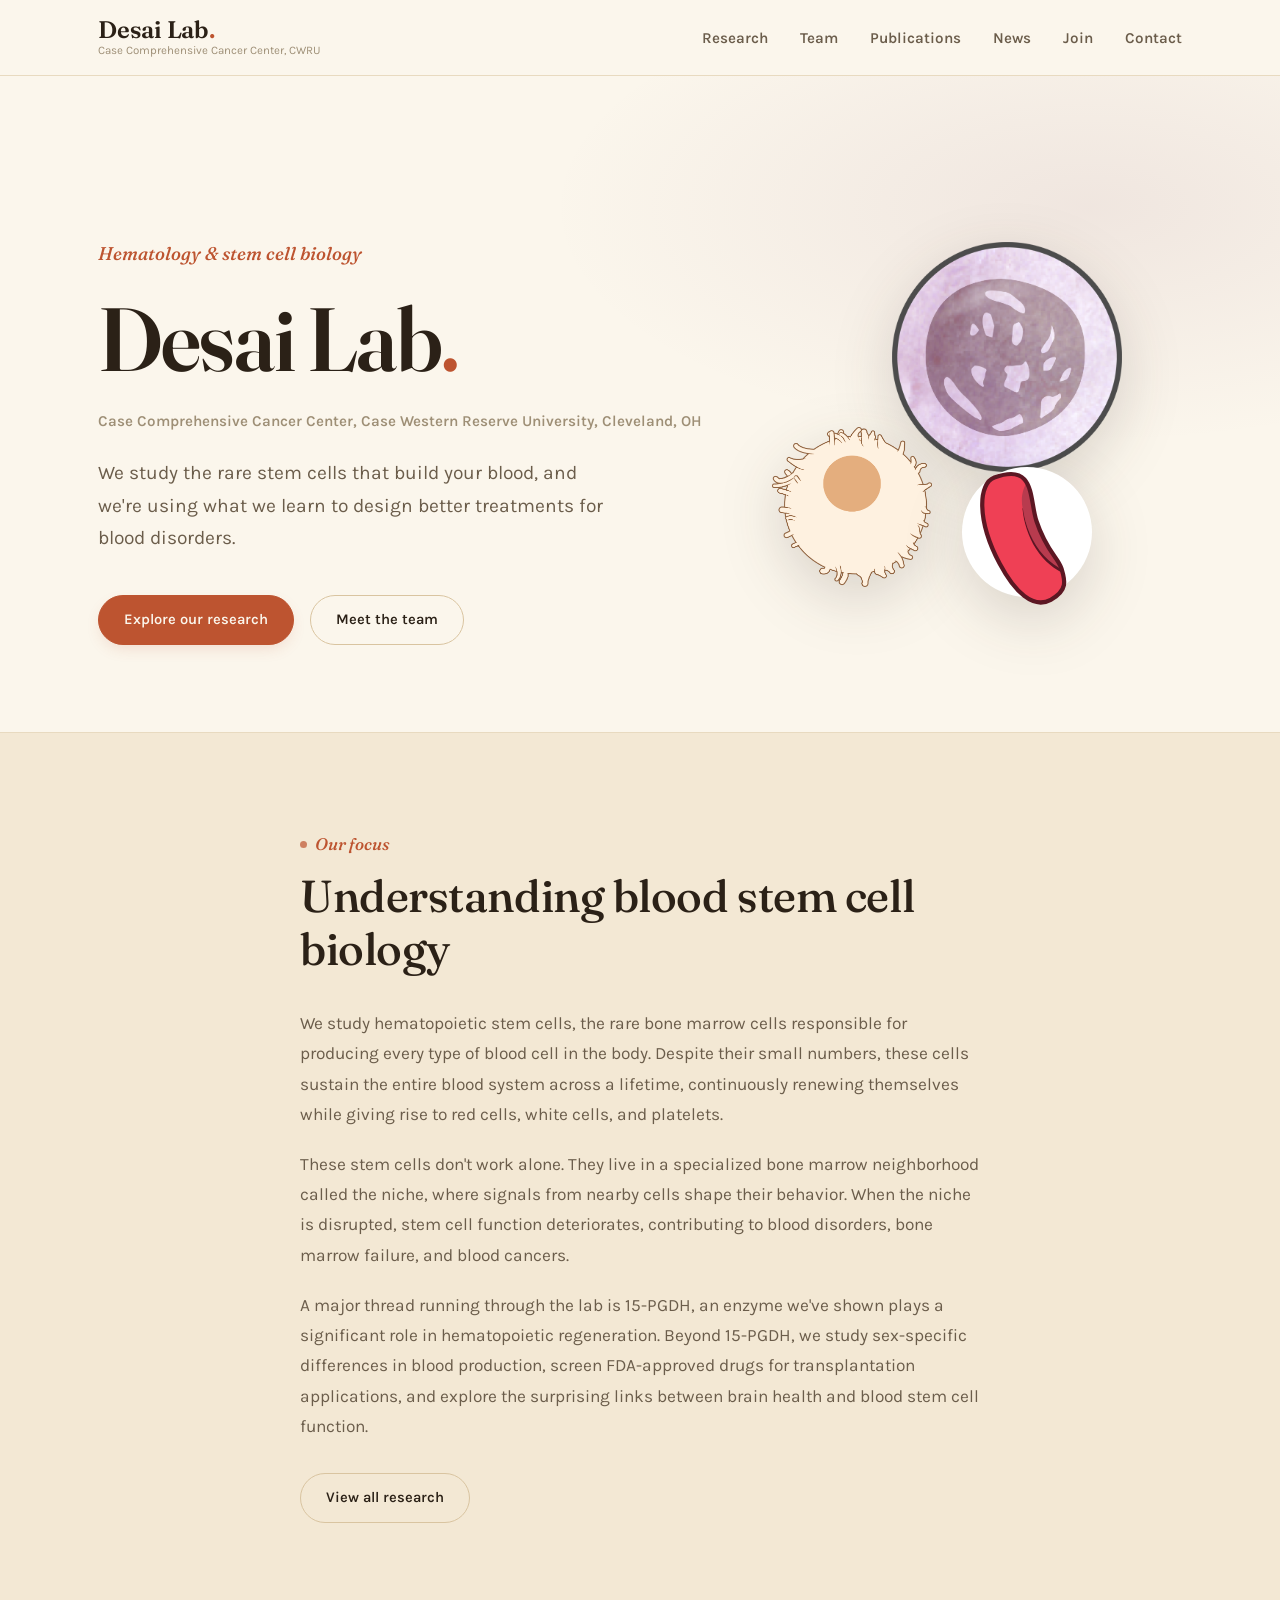
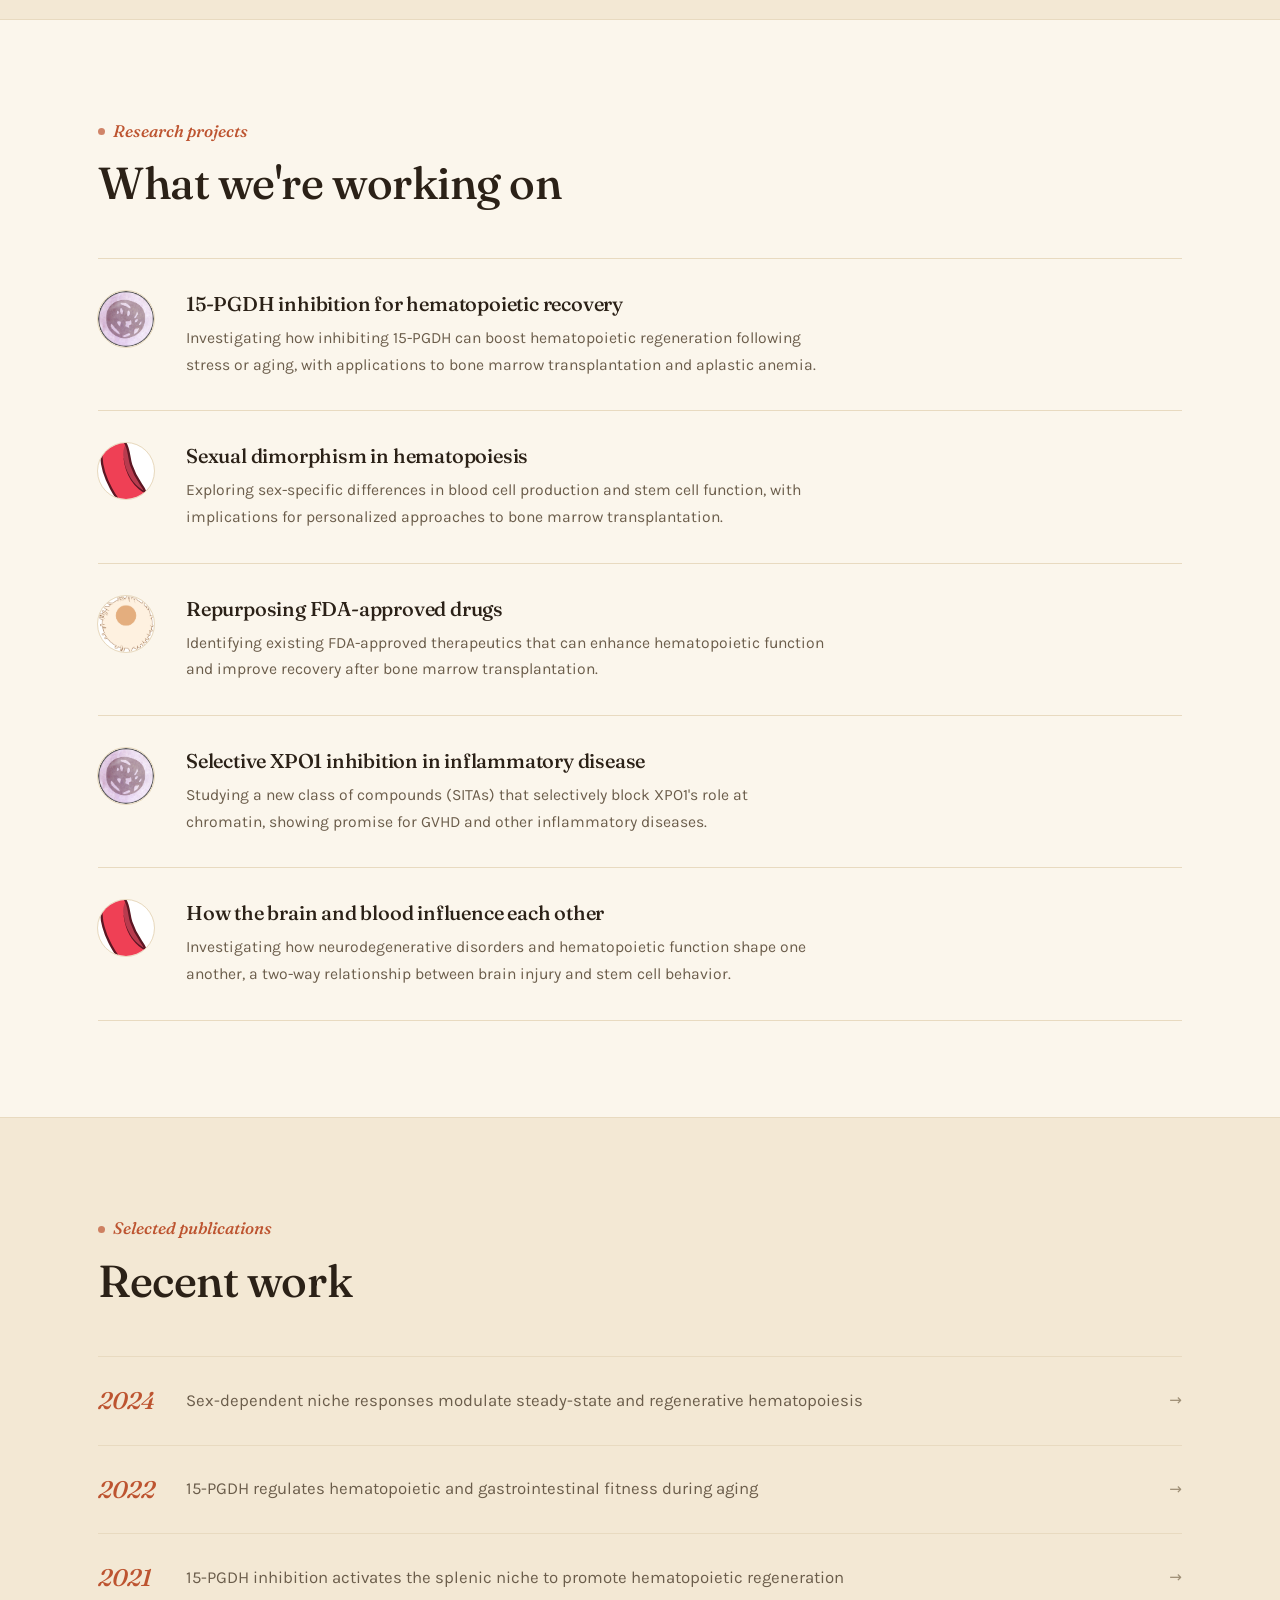
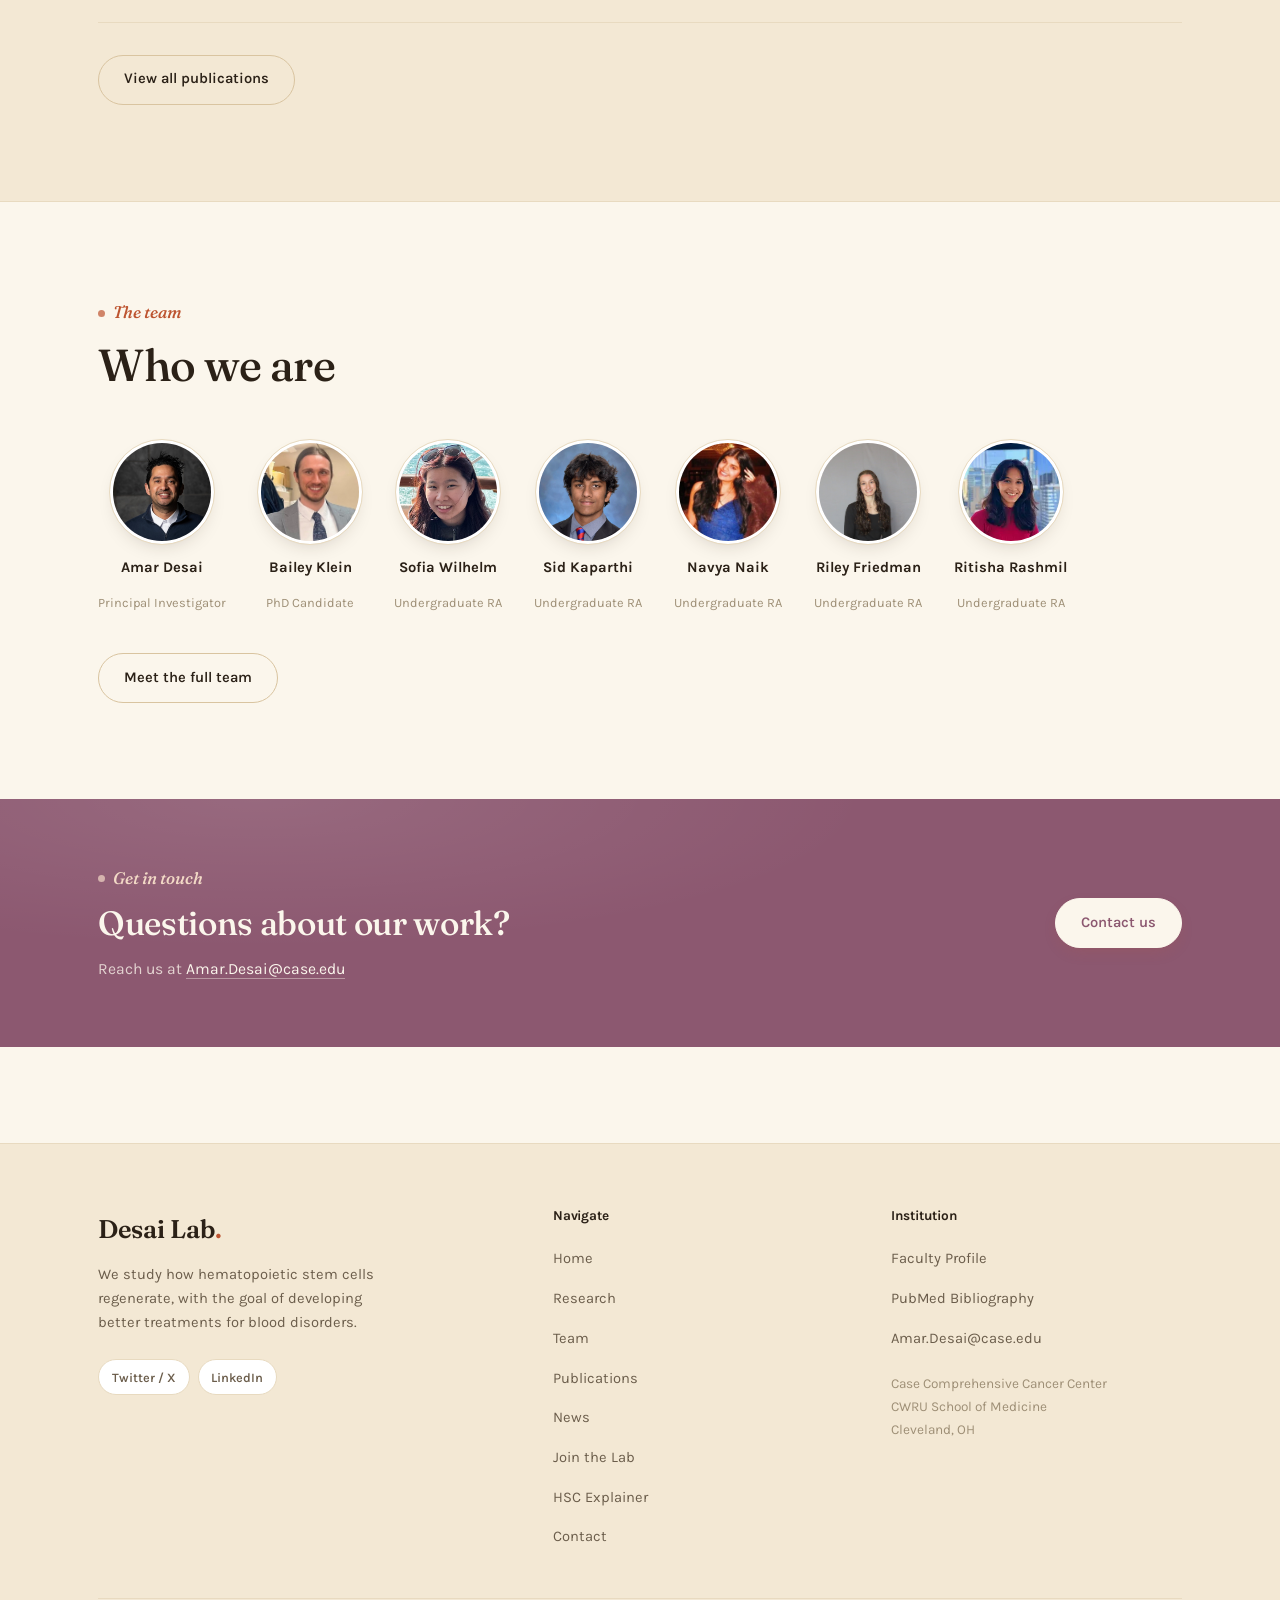
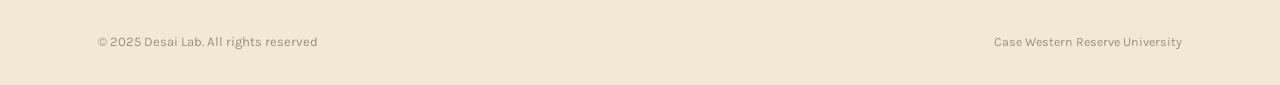
<file: index.html>
<!DOCTYPE html>
<html lang="en">
<head>
  <meta charset="UTF-8">
  <meta name="viewport" content="width=device-width, initial-scale=1.0">
  <title>Desai Lab, Case Western Reserve University</title>
  <meta name="description" content="We study how hematopoietic stem cells regenerate, with the goal of developing better treatments for blood disorders. Desai Lab, Case Western Reserve University.">
  <link rel="canonical" href="https://desailab.com/">
  <meta name="theme-color" content="#FBF6EC">

  <meta property="og:type" content="website">
  <meta property="og:site_name" content="Desai Lab">
  <meta property="og:title" content="Desai Lab">
  <meta property="og:description" content="We study how hematopoietic stem cells regenerate, with the goal of developing better treatments for blood disorders.">
  <meta property="og:url" content="https://desailab.com/">
  <meta property="og:image" content="https://desailab.com/images/Desai.jpg">
  <meta property="og:image:width" content="776">
  <meta property="og:image:height" content="1084">
  <meta property="og:locale" content="en_US">
  <meta name="twitter:card" content="summary">
  <meta name="twitter:title" content="Desai Lab">
  <meta name="twitter:description" content="We study how hematopoietic stem cells regenerate, with the goal of developing better treatments for blood disorders.">
  <meta name="twitter:image" content="https://desailab.com/images/Desai.jpg">
  <meta name="twitter:site" content="@desailabcwru">

  <script type="application/ld+json">
  {
    "@context": "https://schema.org",
    "@type": "ResearchOrganization",
    "name": "Desai Lab",
    "url": "https://desailab.com/",
    "logo": "https://desailab.com/images/Desai.jpg",
    "description": "We study how hematopoietic stem cells regenerate, with the goal of developing better treatments for blood disorders.",
    "parentOrganization": {
      "@type": "CollegeOrUniversity",
      "name": "Case Western Reserve University"
    },
    "founder": {
      "@type": "Person",
      "name": "Amar Desai"
    },
    "email": "Amar.Desai@case.edu",
    "sameAs": [
      "https://twitter.com/desailabcwru",
      "https://www.linkedin.com/in/amar-desai1986/",
      "https://case.edu/cancer/members/member-directory/amar-desai",
      "https://www.ncbi.nlm.nih.gov/myncbi/amar.desai.1/bibliography/public/"
    ]
  }
  </script>

  <link rel="preconnect" href="https://fonts.googleapis.com">
  <link rel="preconnect" href="https://fonts.gstatic.com" crossorigin>
  <link rel="stylesheet" href="https://fonts.googleapis.com/css2?family=Fraunces:ital,opsz,wght@0,9..144,300..700;1,9..144,400..600&family=Karla:ital,wght@0,400;0,500;0,600;0,700;1,400&display=swap">
  <link rel="stylesheet" href="css/base.css">
  <link rel="stylesheet" href="css/layout.css">
  <link rel="stylesheet" href="css/home.css">
</head>
<body>

  <!-- NAVIGATION -->
  <nav class="nav" role="navigation" aria-label="Main navigation">
    <div class="nav-inner">
      <a href="index.html" class="nav-logo" aria-label="Desai Lab home">
        <span class="nav-logo-name">Desai Lab<span class="dot">.</span></span>
        <span class="nav-logo-sub">Case Comprehensive Cancer Center, CWRU</span>
      </a>
      <button class="nav-hamburger" aria-label="Toggle navigation menu" aria-expanded="false">
        <span></span>
        <span></span>
        <span></span>
      </button>
      <ul class="nav-menu" role="list">
        <li><a href="research.html" class="nav-link">Research</a></li>
        <li><a href="team.html" class="nav-link">Team</a></li>
        <li><a href="publications.html" class="nav-link">Publications</a></li>
        <li><a href="news.html" class="nav-link">News</a></li>
        <li><a href="join.html" class="nav-link">Join</a></li>
        <li><a href="contact.html" class="nav-link">Contact</a></li>
      </ul>
    </div>
  </nav>

  <main class="page-main">

    <!-- HERO -->
    <section class="hero" aria-label="Lab introduction">
      <div class="container">
        <div class="hero-content">
          <div class="hero-eyebrow">Hematology &amp; stem cell biology</div>
          <h1 class="hero-title">
            Desai Lab<span class="dot">.</span>
          </h1>
          <p class="hero-affil">
            Case Comprehensive Cancer Center, Case Western Reserve University, Cleveland, OH
          </p>
          <p class="hero-tagline">
            We study the rare stem cells that build your blood, and we're using what we learn to design better treatments for blood disorders.
          </p>
          <div class="hero-ctas">
            <a href="research.html" class="btn btn--primary">Explore our research</a>
            <a href="team.html" class="btn btn--ghost">Meet the team</a>
          </div>
        </div>
        <div class="hero-cells" aria-hidden="true">
          <div class="hero-cell hero-cell--1">
            <img src="images/hsc_bioart_200.png" alt="">
          </div>
          <div class="hero-cell hero-cell--2">
            <img src="images/immune_cell_bioart_252.png" alt="">
          </div>
          <div class="hero-cell hero-cell--3">
            <img src="images/rbc_bioart_443.svg" alt="">
          </div>
        </div>
      </div>
    </section>

    <!-- RESEARCH OVERVIEW -->
    <section class="section overview">
      <div class="container">
        <div class="overview-inner">
          <div class="overview-text">
            <div class="label reveal">Our focus</div>
            <h2 class="reveal">Understanding blood stem cell biology</h2>
            <div class="overview-body">
              <p class="reveal">We study hematopoietic stem cells, the rare bone marrow cells responsible for producing every type of blood cell in the body. Despite their small numbers, these cells sustain the entire blood system across a lifetime, continuously renewing themselves while giving rise to red cells, white cells, and platelets.</p>
              <p class="reveal">These stem cells don't work alone. They live in a specialized bone marrow neighborhood called the niche, where signals from nearby cells shape their behavior. When the niche is disrupted, stem cell function deteriorates, contributing to blood disorders, bone marrow failure, and blood cancers.</p>
              <p class="reveal">A major thread running through the lab is 15-PGDH, an enzyme we've shown plays a significant role in hematopoietic regeneration. Beyond 15-PGDH, we study sex-specific differences in blood production, screen FDA-approved drugs for transplantation applications, and explore the surprising links between brain health and blood stem cell function.</p>
            </div>
            <div class="overview-cta reveal">
              <a href="research.html" class="btn btn--ghost">View all research</a>
            </div>
          </div>
        </div>
      </div>
    </section>

    <!-- PROJECTS LIST -->
    <section class="section">
      <div class="container">
        <div class="section-head reveal">
          <div class="label">Research projects</div>
          <h2>What we're working on</h2>
        </div>
        <div class="projects-list-home reveal-stagger">
          <a href="research.html#project-1" class="project-row reveal">
            <div class="project-row-icon"><img src="images/hsc_bioart_200.png" alt="" loading="lazy"></div>
            <div>
              <h3>15-PGDH inhibition for hematopoietic recovery</h3>
              <p>Investigating how inhibiting 15-PGDH can boost hematopoietic regeneration following stress or aging, with applications to bone marrow transplantation and aplastic anemia.</p>
            </div>
          </a>
          <a href="research.html#project-2" class="project-row reveal">
            <div class="project-row-icon"><img src="images/rbc_bioart_443.svg" alt="" loading="lazy"></div>
            <div>
              <h3>Sexual dimorphism in hematopoiesis</h3>
              <p>Exploring sex-specific differences in blood cell production and stem cell function, with implications for personalized approaches to bone marrow transplantation.</p>
            </div>
          </a>
          <a href="research.html#project-3" class="project-row reveal">
            <div class="project-row-icon"><img src="images/immune_cell_bioart_252.png" alt="" loading="lazy"></div>
            <div>
              <h3>Repurposing FDA-approved drugs</h3>
              <p>Identifying existing FDA-approved therapeutics that can enhance hematopoietic function and improve recovery after bone marrow transplantation.</p>
            </div>
          </a>
          <a href="research.html#project-4" class="project-row reveal">
            <div class="project-row-icon"><img src="images/hsc_bioart_200.png" alt="" loading="lazy"></div>
            <div>
              <h3>Selective XPO1 inhibition in inflammatory disease</h3>
              <p>Studying a new class of compounds (SITAs) that selectively block XPO1's role at chromatin, showing promise for GVHD and other inflammatory diseases.</p>
            </div>
          </a>
          <a href="research.html#project-5" class="project-row reveal">
            <div class="project-row-icon"><img src="images/rbc_bioart_443.svg" alt="" loading="lazy"></div>
            <div>
              <h3>How the brain and blood influence each other</h3>
              <p>Investigating how neurodegenerative disorders and hematopoietic function shape one another, a two-way relationship between brain injury and stem cell behavior.</p>
            </div>
          </a>
        </div>
      </div>
    </section>

    <!-- PUBLICATIONS TEASER -->
    <section class="section pubs-teaser">
      <div class="container">
        <div class="section-head reveal">
          <div class="label">Selected publications</div>
          <h2>Recent work</h2>
        </div>
        <div class="pub-list reveal">
          <a href="https://pubmed.ncbi.nlm.nih.gov/38848877/" class="pub-item" target="_blank" rel="noopener noreferrer">
            <span class="pub-year">2024</span>
            <span class="pub-title">Sex-dependent niche responses modulate steady-state and regenerative hematopoiesis</span>
            <span class="pub-arrow">→</span>
          </a>
          <a href="https://pubmed.ncbi.nlm.nih.gov/35587945/" class="pub-item" target="_blank" rel="noopener noreferrer">
            <span class="pub-year">2022</span>
            <span class="pub-title">15-PGDH regulates hematopoietic and gastrointestinal fitness during aging</span>
            <span class="pub-arrow">→</span>
          </a>
          <a href="https://pubmed.ncbi.nlm.nih.gov/33600377/" class="pub-item" target="_blank" rel="noopener noreferrer">
            <span class="pub-year">2021</span>
            <span class="pub-title">15-PGDH inhibition activates the splenic niche to promote hematopoietic regeneration</span>
            <span class="pub-arrow">→</span>
          </a>
        </div>
        <div class="pubs-footer reveal">
          <a href="publications.html" class="btn btn--ghost">View all publications</a>
        </div>
      </div>
    </section>

    <!-- TEAM PREVIEW -->
    <section class="section">
      <div class="container">
        <div class="section-head reveal">
          <div class="label">The team</div>
          <h2>Who we are</h2>
        </div>
        <div class="team-avatars reveal-stagger">
          <a href="team.html" class="team-avatar-item reveal">
            <div class="avatar avatar--md">
              <img src="images/Desai.jpg" alt="Amar Desai" class="avatar-img" loading="lazy">
              <span class="avatar-fallback">AD</span>
            </div>
            <span class="team-avatar-name">Amar Desai</span>
            <span class="team-avatar-role">Principal Investigator</span>
          </a>
          <a href="team.html" class="team-avatar-item reveal">
            <div class="avatar avatar--md">
              <img src="images/Klein.jpg" alt="Bailey Klein" class="avatar-img" loading="lazy">
              <span class="avatar-fallback">BK</span>
            </div>
            <span class="team-avatar-name">Bailey Klein</span>
            <span class="team-avatar-role">PhD Candidate</span>
          </a>
          <a href="team.html" class="team-avatar-item reveal">
            <div class="avatar avatar--md">
              <img src="images/Wilhelm.png" alt="Sofia Wilhelm" class="avatar-img" loading="lazy">
              <span class="avatar-fallback">SW</span>
            </div>
            <span class="team-avatar-name">Sofia Wilhelm</span>
            <span class="team-avatar-role">Undergraduate RA</span>
          </a>
          <a href="team.html" class="team-avatar-item reveal">
            <div class="avatar avatar--md">
              <img src="images/Kaparthi.jpeg" alt="Sid Kaparthi" class="avatar-img" loading="lazy">
              <span class="avatar-fallback">SK</span>
            </div>
            <span class="team-avatar-name">Sid Kaparthi</span>
            <span class="team-avatar-role">Undergraduate RA</span>
          </a>
          <a href="team.html" class="team-avatar-item reveal">
            <div class="avatar avatar--md">
              <img src="images/Naik.jpg" alt="Navya Naik" class="avatar-img" loading="lazy">
              <span class="avatar-fallback">NN</span>
            </div>
            <span class="team-avatar-name">Navya Naik</span>
            <span class="team-avatar-role">Undergraduate RA</span>
          </a>
          <a href="team.html" class="team-avatar-item reveal">
            <div class="avatar avatar--md">
              <img src="images/Friedman.jpg" alt="Riley Friedman" class="avatar-img" loading="lazy">
              <span class="avatar-fallback">RF</span>
            </div>
            <span class="team-avatar-name">Riley Friedman</span>
            <span class="team-avatar-role">Undergraduate RA</span>
          </a>
          <a href="team.html" class="team-avatar-item reveal">
            <div class="avatar avatar--md">
              <img src="images/Rashmil.webp" alt="Ritisha Rashmil" class="avatar-img" loading="lazy">
              <span class="avatar-fallback">RR</span>
            </div>
            <span class="team-avatar-name">Ritisha Rashmil</span>
            <span class="team-avatar-role">Undergraduate RA</span>
          </a>
        </div>
        <div class="team-footer reveal">
          <a href="team.html" class="btn btn--ghost">Meet the full team</a>
        </div>
      </div>
    </section>

    <!-- CONTACT STRIP -->
    <section class="contact-strip">
      <div class="container">
        <div class="contact-strip-inner reveal">
          <div class="contact-strip-text">
            <div class="label">Get in touch</div>
            <h3>Questions about our work?</h3>
            <p>Reach us at <a href="mailto:Amar.Desai@case.edu" class="link">Amar.Desai@case.edu</a></p>
          </div>
          <a href="contact.html" class="btn btn--primary">Contact us</a>
        </div>
      </div>
    </section>

  </main>

  <!-- FOOTER -->
  <footer class="footer">
    <div class="container">
      <div class="footer-grid">
        <div>
          <div class="footer-logo-name">Desai Lab<span class="dot">.</span></div>
          <p class="footer-tagline">We study how hematopoietic stem cells regenerate, with the goal of developing better treatments for blood disorders.</p>
          <div class="footer-social">
            <a href="https://twitter.com/desailabcwru" class="social-btn" target="_blank" rel="noopener noreferrer">Twitter / X</a>
            <a href="https://www.linkedin.com/in/amar-desai1986/" class="social-btn" target="_blank" rel="noopener noreferrer">LinkedIn</a>
          </div>
        </div>
        <div class="footer-section">
          <h3>Navigate</h3>
          <ul class="footer-links">
            <li><a href="index.html" class="footer-link">Home</a></li>
            <li><a href="research.html" class="footer-link">Research</a></li>
            <li><a href="team.html" class="footer-link">Team</a></li>
            <li><a href="publications.html" class="footer-link">Publications</a></li>
            <li><a href="news.html" class="footer-link">News</a></li>
            <li><a href="join.html" class="footer-link">Join the Lab</a></li>
            <li><a href="hsc-explainer.html" class="footer-link">HSC Explainer</a></li>
            <li><a href="contact.html" class="footer-link">Contact</a></li>
          </ul>
        </div>
        <div class="footer-section">
          <h3>Institution</h3>
          <ul class="footer-links">
            <li><a href="https://case.edu/cancer/members/member-directory/amar-desai" class="footer-link" target="_blank" rel="noopener noreferrer">Faculty Profile</a></li>
            <li><a href="https://www.ncbi.nlm.nih.gov/myncbi/amar.desai.1/bibliography/public/" class="footer-link" target="_blank" rel="noopener noreferrer">PubMed Bibliography</a></li>
            <li><a href="mailto:Amar.Desai@case.edu" class="footer-link">Amar.Desai@case.edu</a></li>
          </ul>
          <address class="footer-address">
            Case Comprehensive Cancer Center<br>
            CWRU School of Medicine<br>
            Cleveland, OH
          </address>
        </div>
      </div>
      <div class="footer-bottom">
        <span class="footer-copy">© 2025 Desai Lab. All rights reserved</span>
        <span class="footer-cwru">Case Western Reserve University</span>
      </div>
    </div>
  </footer>

  <script src="js/nav.js"></script>
  <script src="js/animations.js"></script>
</body>
</html>
</file>
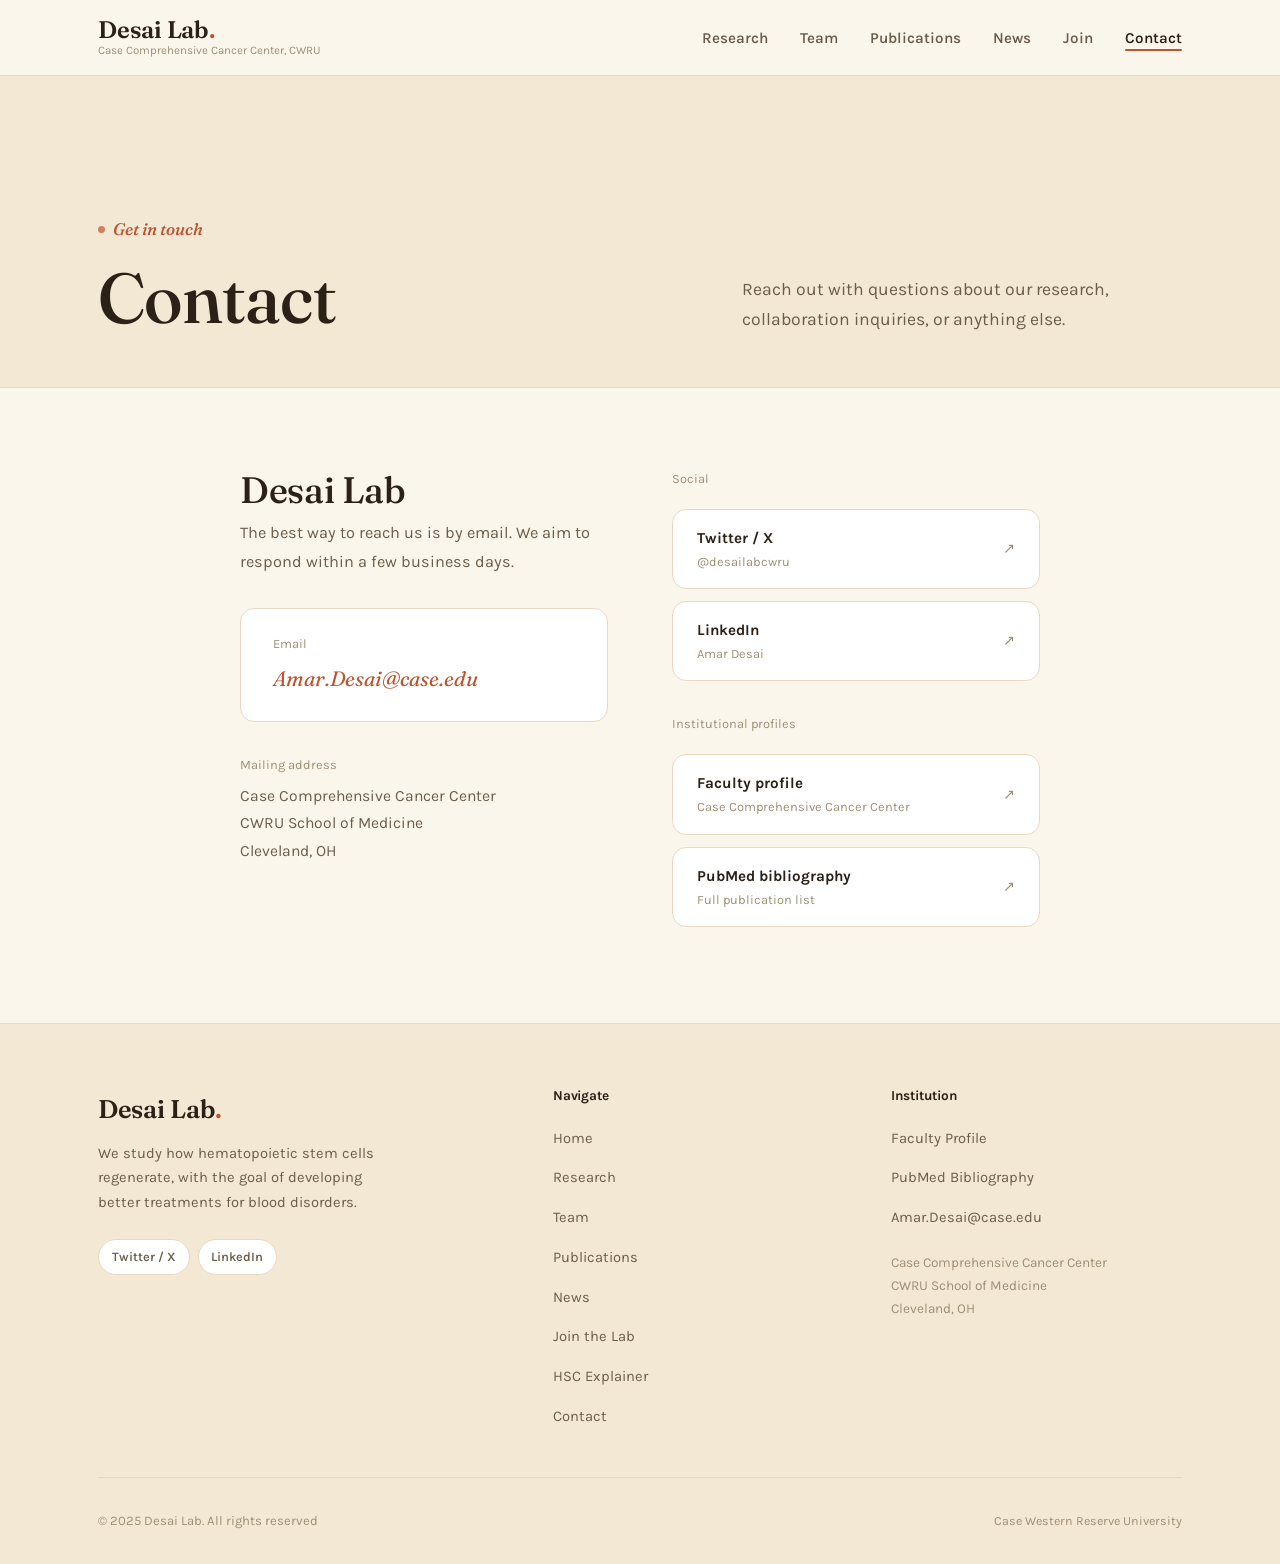
<file: contact.html>
<!DOCTYPE html>
<html lang="en">
<head>
  <meta charset="UTF-8">
  <meta name="viewport" content="width=device-width, initial-scale=1.0">
  <title>Contact, Desai Lab</title>
  <meta name="description" content="Contact the Desai Lab at Case Western Reserve University. Email, address, and links to social and institutional profiles.">
  <link rel="canonical" href="https://desailab.com/contact.html">
  <meta name="theme-color" content="#FBF6EC">

  <meta property="og:type" content="website">
  <meta property="og:site_name" content="Desai Lab">
  <meta property="og:title" content="Contact">
  <meta property="og:description" content="Contact the Desai Lab at Case Western Reserve University. Email, address, and links to social and institutional profiles.">
  <meta property="og:url" content="https://desailab.com/contact.html">
  <meta property="og:image" content="https://desailab.com/images/Desai.jpg">
  <meta property="og:image:width" content="776">
  <meta property="og:image:height" content="1084">
  <meta property="og:locale" content="en_US">
  <meta name="twitter:card" content="summary">
  <meta name="twitter:title" content="Contact">
  <meta name="twitter:description" content="Contact the Desai Lab at Case Western Reserve University. Email, address, and links to social and institutional profiles.">
  <meta name="twitter:image" content="https://desailab.com/images/Desai.jpg">
  <meta name="twitter:site" content="@desailabcwru">

  <script type="application/ld+json">
  {
    "@context": "https://schema.org",
    "@type": "ResearchOrganization",
    "name": "Desai Lab",
    "url": "https://desailab.com/",
    "logo": "https://desailab.com/images/Desai.jpg",
    "parentOrganization": {
      "@type": "CollegeOrUniversity",
      "name": "Case Western Reserve University"
    },
    "contactPoint": {
      "@type": "ContactPoint",
      "email": "Amar.Desai@case.edu",
      "contactType": "research inquiries"
    },
    "sameAs": [
      "https://twitter.com/desailabcwru",
      "https://www.linkedin.com/in/amar-desai1986/"
    ]
  }
  </script>
  <script type="application/ld+json">
  {
    "@context": "https://schema.org",
    "@type": "BreadcrumbList",
    "itemListElement": [
      {"@type": "ListItem", "position": 1, "name": "Home", "item": "https://desailab.com/"},
      {"@type": "ListItem", "position": 2, "name": "Contact", "item": "https://desailab.com/contact.html"}
    ]
  }
  </script>

  <link rel="preconnect" href="https://fonts.googleapis.com">
  <link rel="preconnect" href="https://fonts.gstatic.com" crossorigin>
  <link rel="stylesheet" href="https://fonts.googleapis.com/css2?family=Fraunces:ital,opsz,wght@0,9..144,300..700;1,9..144,400..600&family=Karla:ital,wght@0,400;0,500;0,600;0,700;1,400&display=swap">
  <link rel="stylesheet" href="css/base.css">
  <link rel="stylesheet" href="css/layout.css">
  <link rel="stylesheet" href="css/contact.css">
</head>
<body>

  <!-- NAVIGATION -->
  <nav class="nav" role="navigation" aria-label="Main navigation">
    <div class="nav-inner">
      <a href="index.html" class="nav-logo" aria-label="Desai Lab home">
        <span class="nav-logo-name">Desai Lab<span class="dot">.</span></span>
        <span class="nav-logo-sub">Case Comprehensive Cancer Center, CWRU</span>
      </a>
      <button class="nav-hamburger" aria-label="Toggle navigation menu" aria-expanded="false">
        <span></span>
        <span></span>
        <span></span>
      </button>
      <ul class="nav-menu" role="list">
        <li><a href="research.html" class="nav-link">Research</a></li>
        <li><a href="team.html" class="nav-link">Team</a></li>
        <li><a href="publications.html" class="nav-link">Publications</a></li>
        <li><a href="news.html" class="nav-link">News</a></li>
        <li><a href="join.html" class="nav-link">Join</a></li>
        <li><a href="contact.html" class="nav-link" aria-current="page">Contact</a></li>
      </ul>
    </div>
  </nav>

  <main class="page-main">

    <!-- PAGE HEADER -->
    <section class="page-header">
      <div class="container">
        <div class="label reveal">Get in touch</div>
        <h1 class="reveal">Contact</h1>
        <p class="reveal">Reach out with questions about our research, collaboration inquiries, or anything else.</p>
      </div>
    </section>

    <div class="container">

      <div class="contact-body">

        <!-- PRIMARY CONTACT -->
        <div class="contact-primary reveal">
          <div>
            <h2>Desai Lab</h2>
            <p>The best way to reach us is by email. We aim to respond within a few business days.</p>
          </div>

          <div class="contact-email-block">
            <div class="contact-email-label">Email</div>
            <a href="mailto:Amar.Desai@case.edu" class="contact-email-address">Amar.Desai@case.edu</a>
          </div>

          <div class="contact-address-block">
            <div class="contact-address-label">Mailing address</div>
            <address class="contact-address-text">
              Case Comprehensive Cancer Center<br>
              CWRU School of Medicine<br>
              Cleveland, OH
            </address>
          </div>
        </div>

        <!-- SECONDARY LINKS -->
        <div class="contact-secondary reveal">

          <div class="contact-links-group">
            <div class="contact-links-group-label">Social</div>
            <a href="https://twitter.com/desailabcwru" class="contact-link-item" target="_blank" rel="noopener noreferrer">
              <div>
                <div class="contact-link-name">Twitter / X</div>
                <div class="contact-link-meta">@desailabcwru</div>
              </div>
              <span class="contact-link-arrow">↗</span>
            </a>
            <a href="https://www.linkedin.com/in/amar-desai1986/" class="contact-link-item" target="_blank" rel="noopener noreferrer">
              <div>
                <div class="contact-link-name">LinkedIn</div>
                <div class="contact-link-meta">Amar Desai</div>
              </div>
              <span class="contact-link-arrow">↗</span>
            </a>
          </div>

          <div class="contact-links-group">
            <div class="contact-links-group-label">Institutional profiles</div>
            <a href="https://case.edu/cancer/members/member-directory/amar-desai" class="contact-link-item" target="_blank" rel="noopener noreferrer">
              <div>
                <div class="contact-link-name">Faculty profile</div>
                <div class="contact-link-meta">Case Comprehensive Cancer Center</div>
              </div>
              <span class="contact-link-arrow">↗</span>
            </a>
            <a href="https://www.ncbi.nlm.nih.gov/myncbi/amar.desai.1/bibliography/public/" class="contact-link-item" target="_blank" rel="noopener noreferrer">
              <div>
                <div class="contact-link-name">PubMed bibliography</div>
                <div class="contact-link-meta">Full publication list</div>
              </div>
              <span class="contact-link-arrow">↗</span>
            </a>
          </div>

        </div>

      </div><!-- /.contact-body -->

    </div><!-- /.container -->

  </main>

  <!-- FOOTER -->
  <footer class="footer">
    <div class="container">
      <div class="footer-grid">
        <div>
          <div class="footer-logo-name">Desai Lab<span class="dot">.</span></div>
          <p class="footer-tagline">We study how hematopoietic stem cells regenerate, with the goal of developing better treatments for blood disorders.</p>
          <div class="footer-social">
            <a href="https://twitter.com/desailabcwru" class="social-btn" target="_blank" rel="noopener noreferrer">Twitter / X</a>
            <a href="https://www.linkedin.com/in/amar-desai1986/" class="social-btn" target="_blank" rel="noopener noreferrer">LinkedIn</a>
          </div>
        </div>
        <div class="footer-section">
          <h3>Navigate</h3>
          <ul class="footer-links">
            <li><a href="index.html" class="footer-link">Home</a></li>
            <li><a href="research.html" class="footer-link">Research</a></li>
            <li><a href="team.html" class="footer-link">Team</a></li>
            <li><a href="publications.html" class="footer-link">Publications</a></li>
            <li><a href="news.html" class="footer-link">News</a></li>
            <li><a href="join.html" class="footer-link">Join the Lab</a></li>
            <li><a href="hsc-explainer.html" class="footer-link">HSC Explainer</a></li>
            <li><a href="contact.html" class="footer-link">Contact</a></li>
          </ul>
        </div>
        <div class="footer-section">
          <h3>Institution</h3>
          <ul class="footer-links">
            <li><a href="https://case.edu/cancer/members/member-directory/amar-desai" class="footer-link" target="_blank" rel="noopener noreferrer">Faculty Profile</a></li>
            <li><a href="https://www.ncbi.nlm.nih.gov/myncbi/amar.desai.1/bibliography/public/" class="footer-link" target="_blank" rel="noopener noreferrer">PubMed Bibliography</a></li>
            <li><a href="mailto:Amar.Desai@case.edu" class="footer-link">Amar.Desai@case.edu</a></li>
          </ul>
          <address class="footer-address">
            Case Comprehensive Cancer Center<br>
            CWRU School of Medicine<br>
            Cleveland, OH
          </address>
        </div>
      </div>
      <div class="footer-bottom">
        <span class="footer-copy">© 2025 Desai Lab. All rights reserved</span>
        <span class="footer-cwru">Case Western Reserve University</span>
      </div>
    </div>
  </footer>

  <script src="js/nav.js"></script>
  <script src="js/animations.js"></script>
</body>
</html>
</file>
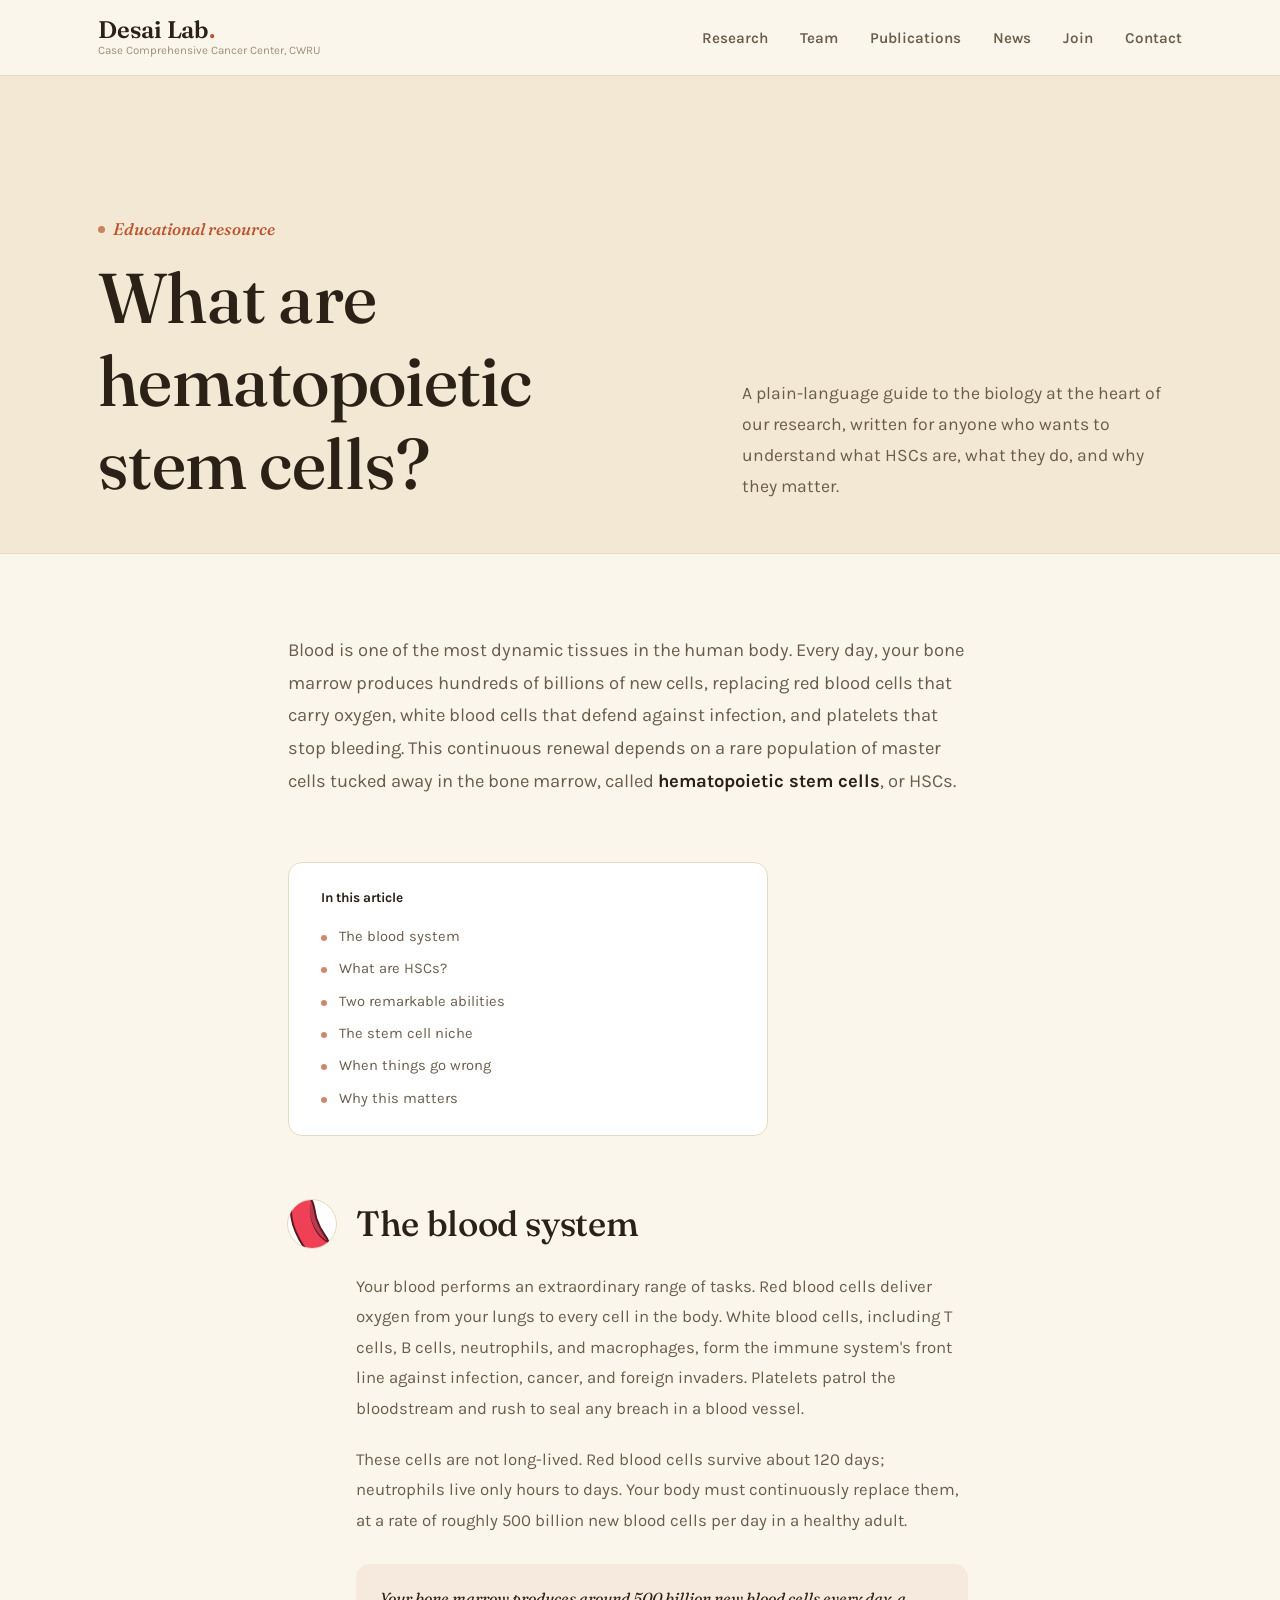
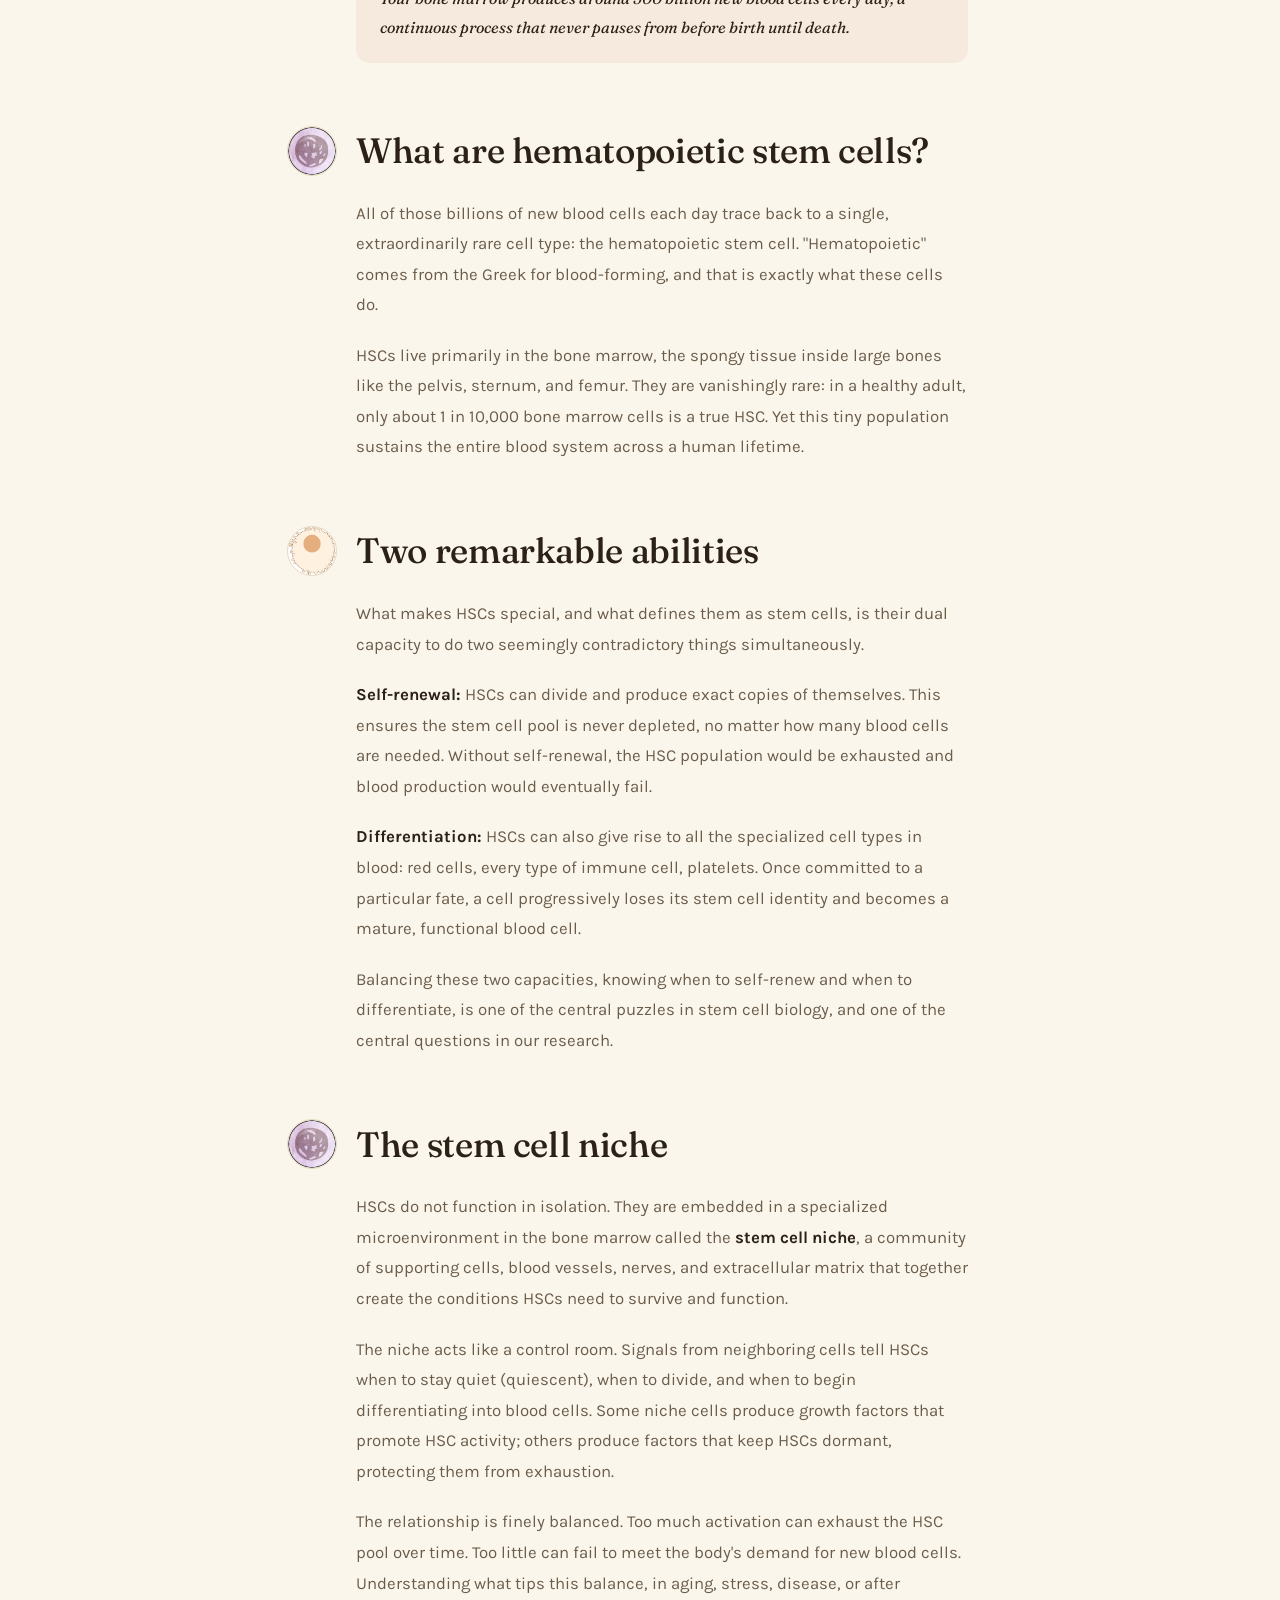
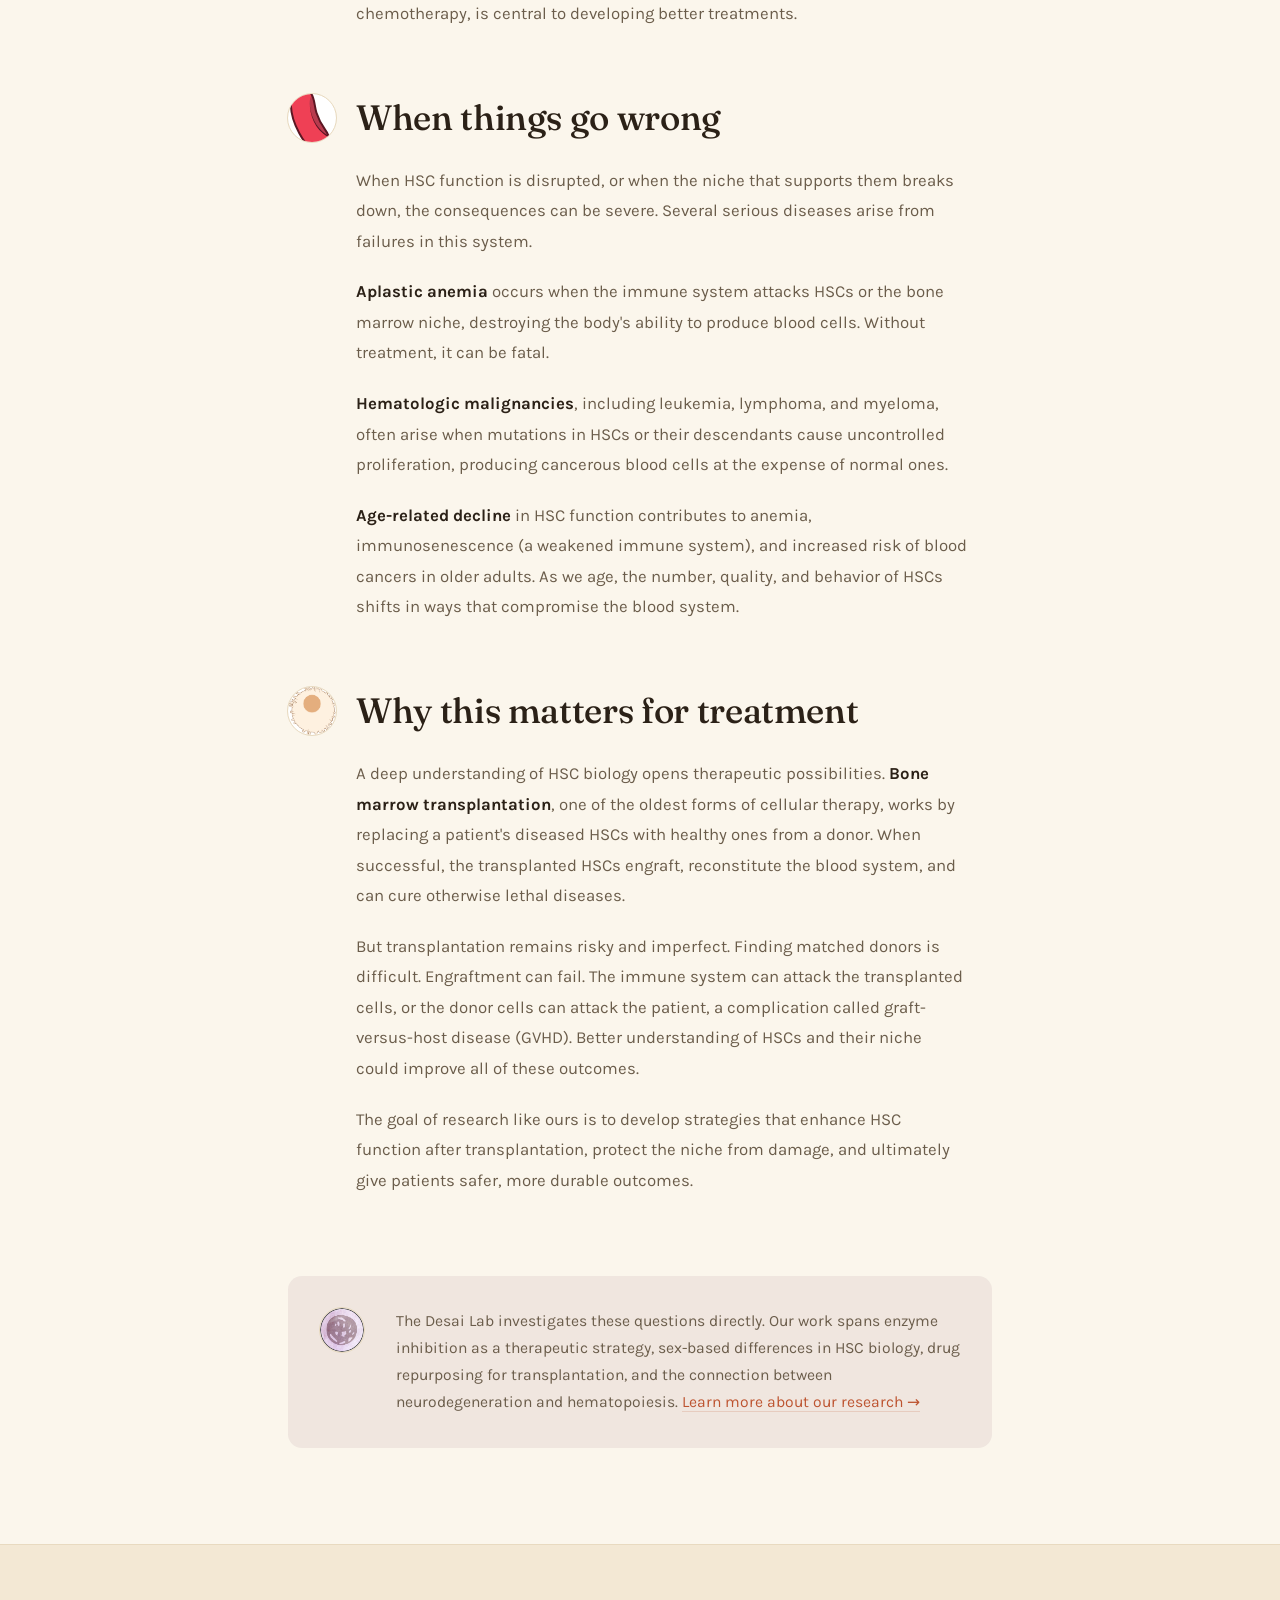
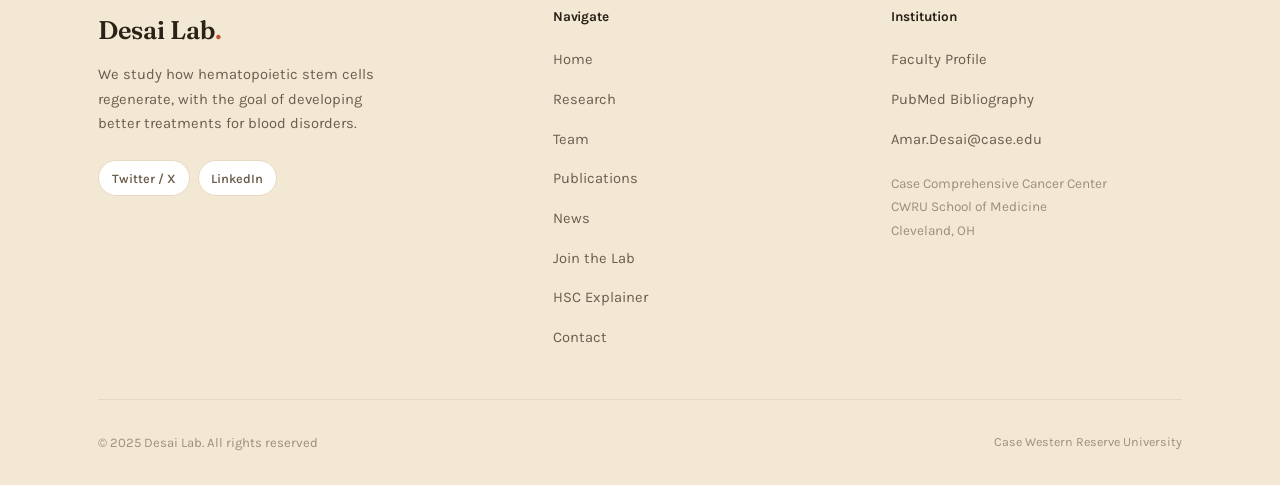
<file: hsc-explainer.html>
<!DOCTYPE html>
<html lang="en">
<head>
  <meta charset="UTF-8">
  <meta name="viewport" content="width=device-width, initial-scale=1.0">
  <title>What Are Hematopoietic Stem Cells? Desai Lab</title>
  <meta name="description" content="An accessible explainer on hematopoietic stem cells: what they are, how they work, and why understanding them matters for treating blood disorders.">
  <link rel="canonical" href="https://desailab.com/hsc-explainer.html">
  <meta name="theme-color" content="#FBF6EC">

  <meta property="og:type" content="article">
  <meta property="og:site_name" content="Desai Lab">
  <meta property="og:title" content="What Are Hematopoietic Stem Cells?">
  <meta property="og:description" content="An accessible explainer on hematopoietic stem cells: what they are, how they work, and why understanding them matters for treating blood disorders.">
  <meta property="og:url" content="https://desailab.com/hsc-explainer.html">
  <meta property="og:image" content="https://desailab.com/images/Desai.jpg">
  <meta property="og:image:width" content="776">
  <meta property="og:image:height" content="1084">
  <meta property="og:locale" content="en_US">
  <meta name="twitter:card" content="summary">
  <meta name="twitter:title" content="What Are Hematopoietic Stem Cells?">
  <meta name="twitter:description" content="An accessible explainer on hematopoietic stem cells: what they are, how they work, and why understanding them matters for treating blood disorders.">
  <meta name="twitter:image" content="https://desailab.com/images/Desai.jpg">
  <meta name="twitter:site" content="@desailabcwru">

  <script type="application/ld+json">
  {
    "@context": "https://schema.org",
    "@type": "ResearchOrganization",
    "name": "Desai Lab",
    "url": "https://desailab.com/",
    "logo": "https://desailab.com/images/Desai.jpg",
    "parentOrganization": {
      "@type": "CollegeOrUniversity",
      "name": "Case Western Reserve University"
    },
    "sameAs": [
      "https://twitter.com/desailabcwru",
      "https://www.linkedin.com/in/amar-desai1986/"
    ]
  }
  </script>
  <script type="application/ld+json">
  {
    "@context": "https://schema.org",
    "@type": "Article",
    "headline": "What Are Hematopoietic Stem Cells?",
    "description": "An accessible explainer on hematopoietic stem cells: what they are, how they work, and why understanding them matters for treating blood disorders.",
    "author": {"@type": "Organization", "name": "Desai Lab"},
    "publisher": {
      "@type": "Organization",
      "name": "Desai Lab",
      "logo": {"@type": "ImageObject", "url": "https://desailab.com/images/Desai.jpg"}
    },
    "mainEntityOfPage": "https://desailab.com/hsc-explainer.html"
  }
  </script>
  <script type="application/ld+json">
  {
    "@context": "https://schema.org",
    "@type": "BreadcrumbList",
    "itemListElement": [
      {"@type": "ListItem", "position": 1, "name": "Home", "item": "https://desailab.com/"},
      {"@type": "ListItem", "position": 2, "name": "HSC Explainer", "item": "https://desailab.com/hsc-explainer.html"}
    ]
  }
  </script>

  <link rel="preconnect" href="https://fonts.googleapis.com">
  <link rel="preconnect" href="https://fonts.gstatic.com" crossorigin>
  <link rel="stylesheet" href="https://fonts.googleapis.com/css2?family=Fraunces:ital,opsz,wght@0,9..144,300..700;1,9..144,400..600&family=Karla:ital,wght@0,400;0,500;0,600;0,700;1,400&display=swap">
  <link rel="stylesheet" href="css/base.css">
  <link rel="stylesheet" href="css/layout.css">
  <link rel="stylesheet" href="css/explainer.css">
</head>
<body>

  <!-- NAVIGATION -->
  <nav class="nav" role="navigation" aria-label="Main navigation">
    <div class="nav-inner">
      <a href="index.html" class="nav-logo" aria-label="Desai Lab home">
        <span class="nav-logo-name">Desai Lab<span class="dot">.</span></span>
        <span class="nav-logo-sub">Case Comprehensive Cancer Center, CWRU</span>
      </a>
      <button class="nav-hamburger" aria-label="Toggle navigation menu" aria-expanded="false">
        <span></span>
        <span></span>
        <span></span>
      </button>
      <ul class="nav-menu" role="list">
        <li><a href="research.html" class="nav-link">Research</a></li>
        <li><a href="team.html" class="nav-link">Team</a></li>
        <li><a href="publications.html" class="nav-link">Publications</a></li>
        <li><a href="news.html" class="nav-link">News</a></li>
        <li><a href="join.html" class="nav-link">Join</a></li>
        <li><a href="contact.html" class="nav-link">Contact</a></li>
      </ul>
    </div>
  </nav>

  <main class="page-main">

    <!-- PAGE HEADER -->
    <section class="page-header">
      <div class="container">
        <div class="label reveal">Educational resource</div>
        <h1 class="reveal">What are hematopoietic stem cells?</h1>
        <p class="reveal">A plain-language guide to the biology at the heart of our research, written for anyone who wants to understand what HSCs are, what they do, and why they matter.</p>
      </div>
    </section>

    <div class="container container--narrow">

      <!-- INTRO -->
      <div class="explainer-intro reveal">
        <p>Blood is one of the most dynamic tissues in the human body. Every day, your bone marrow produces hundreds of billions of new cells, replacing red blood cells that carry oxygen, white blood cells that defend against infection, and platelets that stop bleeding. This continuous renewal depends on a rare population of master cells tucked away in the bone marrow, called <strong>hematopoietic stem cells</strong>, or HSCs.</p>
      </div>

      <!-- TABLE OF CONTENTS -->
      <nav class="explainer-toc reveal" aria-label="Article sections">
        <div class="explainer-toc-label">In this article</div>
        <ol>
          <li><a href="#section-blood">The blood system</a></li>
          <li><a href="#section-hsc">What are HSCs?</a></li>
          <li><a href="#section-dual">Two remarkable abilities</a></li>
          <li><a href="#section-niche">The stem cell niche</a></li>
          <li><a href="#section-wrong">When things go wrong</a></li>
          <li><a href="#section-why">Why this matters</a></li>
        </ol>
      </nav>

      <!-- SECTIONS -->
      <div class="explainer-sections">

        <section class="explainer-section reveal" id="section-blood">
          <div class="explainer-section-head">
            <div class="explainer-section-icon"><img src="images/rbc_bioart_443.svg" alt=""></div>
            <h2>The blood system</h2>
          </div>
          <div class="explainer-section-body">
            <p>Your blood performs an extraordinary range of tasks. Red blood cells deliver oxygen from your lungs to every cell in the body. White blood cells, including T cells, B cells, neutrophils, and macrophages, form the immune system's front line against infection, cancer, and foreign invaders. Platelets patrol the bloodstream and rush to seal any breach in a blood vessel.</p>
            <p>These cells are not long-lived. Red blood cells survive about 120 days; neutrophils live only hours to days. Your body must continuously replace them, at a rate of roughly 500 billion new blood cells per day in a healthy adult.</p>
            <div class="explainer-callout">
              <p>Your bone marrow produces around 500 billion new blood cells every day, a continuous process that never pauses from before birth until death.</p>
            </div>
          </div>
        </section>

        <section class="explainer-section reveal" id="section-hsc">
          <div class="explainer-section-head">
            <div class="explainer-section-icon"><img src="images/hsc_bioart_200.png" alt=""></div>
            <h2>What are hematopoietic stem cells?</h2>
          </div>
          <div class="explainer-section-body">
            <p>All of those billions of new blood cells each day trace back to a single, extraordinarily rare cell type: the hematopoietic stem cell. "Hematopoietic" comes from the Greek for blood-forming, and that is exactly what these cells do.</p>
            <p>HSCs live primarily in the bone marrow, the spongy tissue inside large bones like the pelvis, sternum, and femur. They are vanishingly rare: in a healthy adult, only about 1 in 10,000 bone marrow cells is a true HSC. Yet this tiny population sustains the entire blood system across a human lifetime.</p>
          </div>
        </section>

        <section class="explainer-section reveal" id="section-dual">
          <div class="explainer-section-head">
            <div class="explainer-section-icon"><img src="images/immune_cell_bioart_252.png" alt=""></div>
            <h2>Two remarkable abilities</h2>
          </div>
          <div class="explainer-section-body">
            <p>What makes HSCs special, and what defines them as stem cells, is their dual capacity to do two seemingly contradictory things simultaneously.</p>
            <p><strong>Self-renewal:</strong> HSCs can divide and produce exact copies of themselves. This ensures the stem cell pool is never depleted, no matter how many blood cells are needed. Without self-renewal, the HSC population would be exhausted and blood production would eventually fail.</p>
            <p><strong>Differentiation:</strong> HSCs can also give rise to all the specialized cell types in blood: red cells, every type of immune cell, platelets. Once committed to a particular fate, a cell progressively loses its stem cell identity and becomes a mature, functional blood cell.</p>
            <p>Balancing these two capacities, knowing when to self-renew and when to differentiate, is one of the central puzzles in stem cell biology, and one of the central questions in our research.</p>
          </div>
        </section>

        <section class="explainer-section reveal" id="section-niche">
          <div class="explainer-section-head">
            <div class="explainer-section-icon"><img src="images/hsc_bioart_200.png" alt=""></div>
            <h2>The stem cell niche</h2>
          </div>
          <div class="explainer-section-body">
            <p>HSCs do not function in isolation. They are embedded in a specialized microenvironment in the bone marrow called the <strong>stem cell niche</strong>, a community of supporting cells, blood vessels, nerves, and extracellular matrix that together create the conditions HSCs need to survive and function.</p>
            <p>The niche acts like a control room. Signals from neighboring cells tell HSCs when to stay quiet (quiescent), when to divide, and when to begin differentiating into blood cells. Some niche cells produce growth factors that promote HSC activity; others produce factors that keep HSCs dormant, protecting them from exhaustion.</p>
            <p>The relationship is finely balanced. Too much activation can exhaust the HSC pool over time. Too little can fail to meet the body's demand for new blood cells. Understanding what tips this balance, in aging, stress, disease, or after chemotherapy, is central to developing better treatments.</p>
          </div>
        </section>

        <section class="explainer-section reveal" id="section-wrong">
          <div class="explainer-section-head">
            <div class="explainer-section-icon"><img src="images/rbc_bioart_443.svg" alt=""></div>
            <h2>When things go wrong</h2>
          </div>
          <div class="explainer-section-body">
            <p>When HSC function is disrupted, or when the niche that supports them breaks down, the consequences can be severe. Several serious diseases arise from failures in this system.</p>
            <p><strong>Aplastic anemia</strong> occurs when the immune system attacks HSCs or the bone marrow niche, destroying the body's ability to produce blood cells. Without treatment, it can be fatal.</p>
            <p><strong>Hematologic malignancies</strong>, including leukemia, lymphoma, and myeloma, often arise when mutations in HSCs or their descendants cause uncontrolled proliferation, producing cancerous blood cells at the expense of normal ones.</p>
            <p><strong>Age-related decline</strong> in HSC function contributes to anemia, immunosenescence (a weakened immune system), and increased risk of blood cancers in older adults. As we age, the number, quality, and behavior of HSCs shifts in ways that compromise the blood system.</p>
          </div>
        </section>

        <section class="explainer-section reveal" id="section-why">
          <div class="explainer-section-head">
            <div class="explainer-section-icon"><img src="images/immune_cell_bioart_252.png" alt=""></div>
            <h2>Why this matters for treatment</h2>
          </div>
          <div class="explainer-section-body">
            <p>A deep understanding of HSC biology opens therapeutic possibilities. <strong>Bone marrow transplantation</strong>, one of the oldest forms of cellular therapy, works by replacing a patient's diseased HSCs with healthy ones from a donor. When successful, the transplanted HSCs engraft, reconstitute the blood system, and can cure otherwise lethal diseases.</p>
            <p>But transplantation remains risky and imperfect. Finding matched donors is difficult. Engraftment can fail. The immune system can attack the transplanted cells, or the donor cells can attack the patient, a complication called graft-versus-host disease (GVHD). Better understanding of HSCs and their niche could improve all of these outcomes.</p>
            <p>The goal of research like ours is to develop strategies that enhance HSC function after transplantation, protect the niche from damage, and ultimately give patients safer, more durable outcomes.</p>
          </div>
        </section>

      </div><!-- /.explainer-sections -->

      <!-- LAB CONNECTION NOTE -->
      <div class="explainer-lab-note reveal">
        <div class="explainer-lab-note-icon" aria-hidden="true"><img src="images/hsc_bioart_200.png" alt=""></div>
        <div class="explainer-lab-note-text">
          <p>The Desai Lab investigates these questions directly. Our work spans enzyme inhibition as a therapeutic strategy, sex-based differences in HSC biology, drug repurposing for transplantation, and the connection between neurodegeneration and hematopoiesis. <a href="research.html">Learn more about our research →</a></p>
        </div>
      </div>

    </div><!-- /.container -->

  </main>

  <!-- FOOTER -->
  <footer class="footer">
    <div class="container">
      <div class="footer-grid">
        <div>
          <div class="footer-logo-name">Desai Lab<span class="dot">.</span></div>
          <p class="footer-tagline">We study how hematopoietic stem cells regenerate, with the goal of developing better treatments for blood disorders.</p>
          <div class="footer-social">
            <a href="https://twitter.com/desailabcwru" class="social-btn" target="_blank" rel="noopener noreferrer">Twitter / X</a>
            <a href="https://www.linkedin.com/in/amar-desai1986/" class="social-btn" target="_blank" rel="noopener noreferrer">LinkedIn</a>
          </div>
        </div>
        <div class="footer-section">
          <h3>Navigate</h3>
          <ul class="footer-links">
            <li><a href="index.html" class="footer-link">Home</a></li>
            <li><a href="research.html" class="footer-link">Research</a></li>
            <li><a href="team.html" class="footer-link">Team</a></li>
            <li><a href="publications.html" class="footer-link">Publications</a></li>
            <li><a href="news.html" class="footer-link">News</a></li>
            <li><a href="join.html" class="footer-link">Join the Lab</a></li>
            <li><a href="hsc-explainer.html" class="footer-link">HSC Explainer</a></li>
            <li><a href="contact.html" class="footer-link">Contact</a></li>
          </ul>
        </div>
        <div class="footer-section">
          <h3>Institution</h3>
          <ul class="footer-links">
            <li><a href="https://case.edu/cancer/members/member-directory/amar-desai" class="footer-link" target="_blank" rel="noopener noreferrer">Faculty Profile</a></li>
            <li><a href="https://www.ncbi.nlm.nih.gov/myncbi/amar.desai.1/bibliography/public/" class="footer-link" target="_blank" rel="noopener noreferrer">PubMed Bibliography</a></li>
            <li><a href="mailto:Amar.Desai@case.edu" class="footer-link">Amar.Desai@case.edu</a></li>
          </ul>
          <address class="footer-address">
            Case Comprehensive Cancer Center<br>
            CWRU School of Medicine<br>
            Cleveland, OH
          </address>
        </div>
      </div>
      <div class="footer-bottom">
        <span class="footer-copy">© 2025 Desai Lab. All rights reserved</span>
        <span class="footer-cwru">Case Western Reserve University</span>
      </div>
    </div>
  </footer>

  <script src="js/nav.js"></script>
  <script src="js/animations.js"></script>
</body>
</html>
</file>
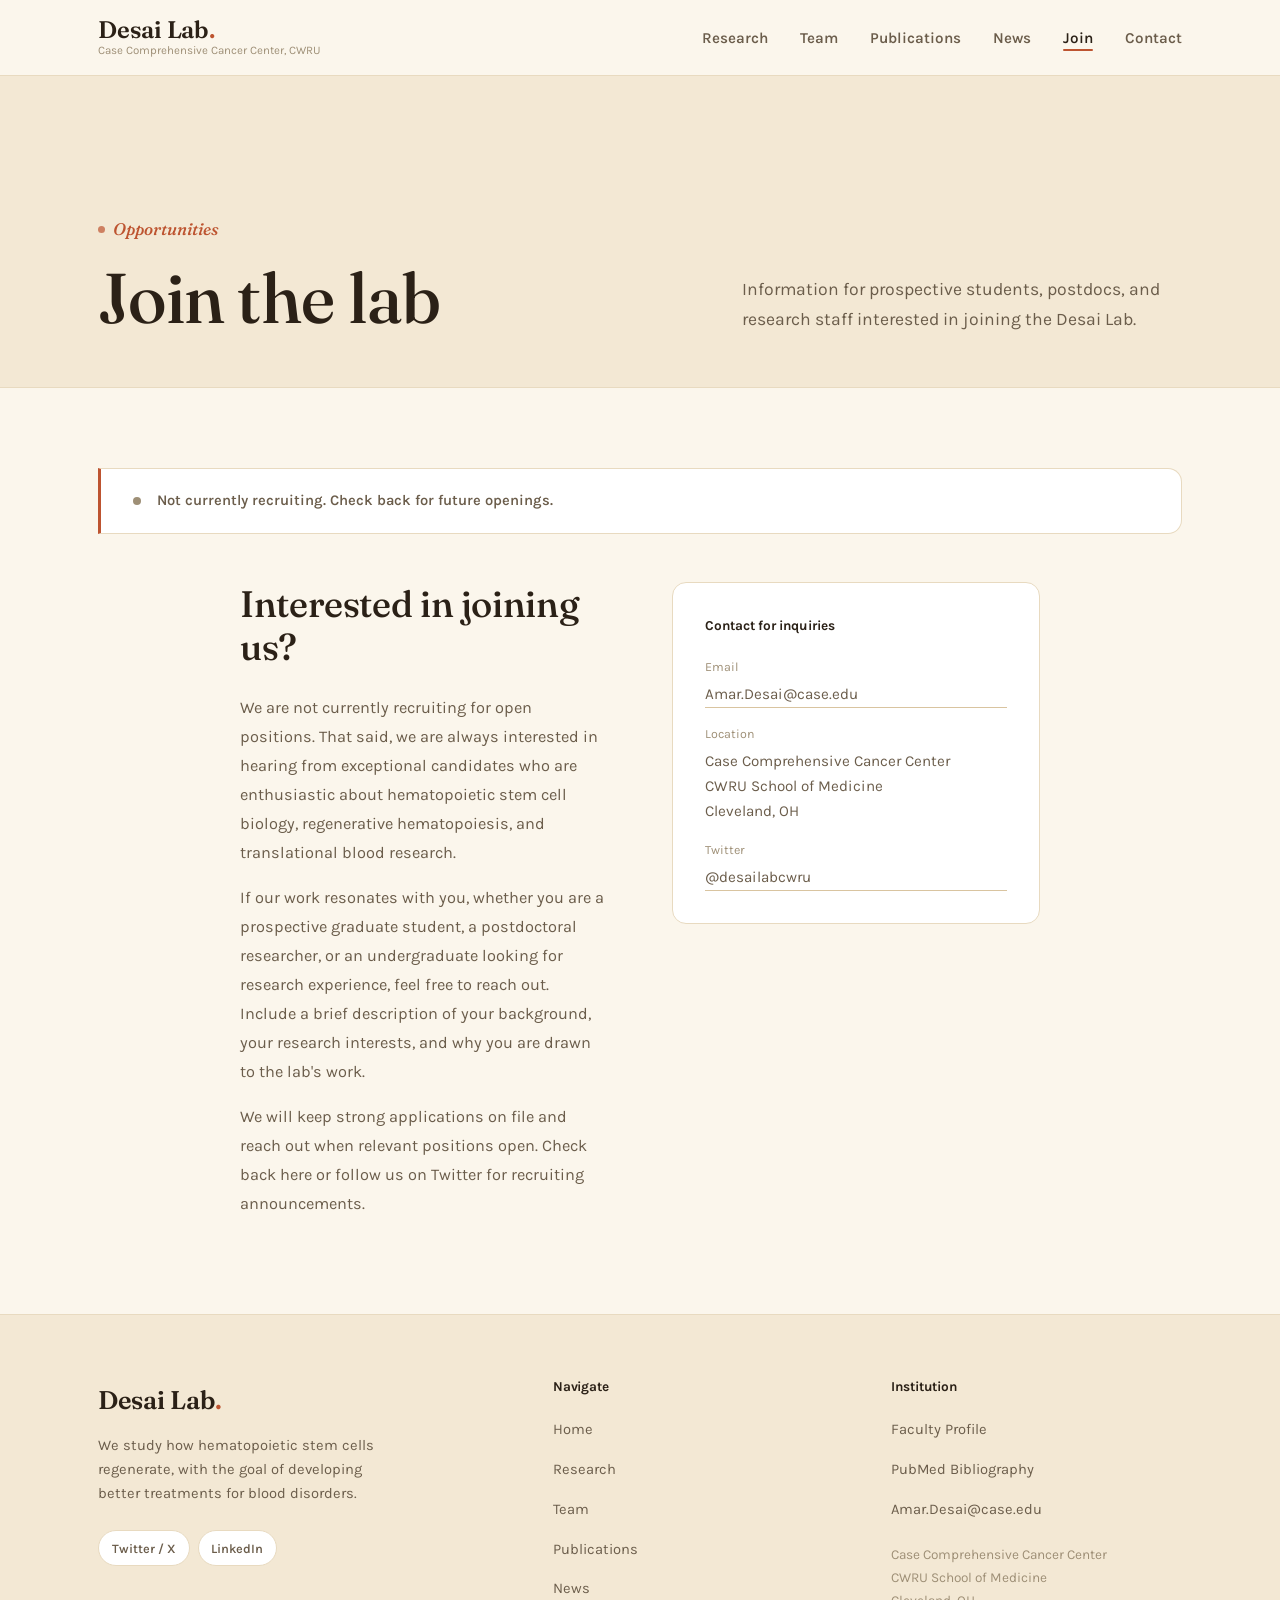
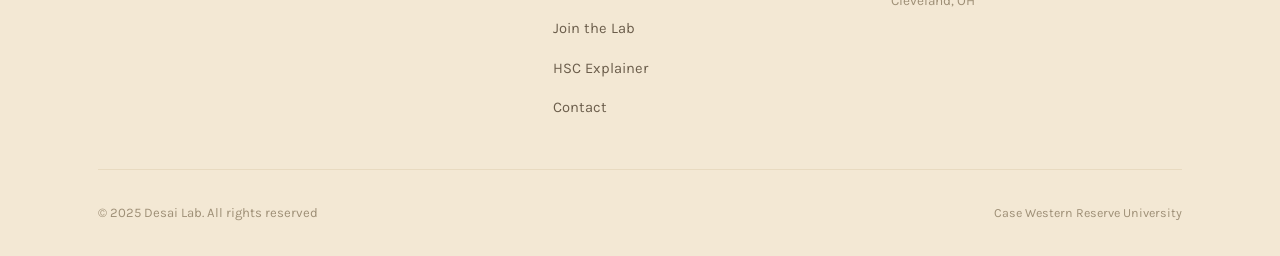
<file: join.html>
<!DOCTYPE html>
<html lang="en">
<head>
  <meta charset="UTF-8">
  <meta name="viewport" content="width=device-width, initial-scale=1.0">
  <title>Join the Lab, Desai Lab</title>
  <meta name="description" content="Joining the Desai Lab at Case Western Reserve University. Current recruiting status and contact information for prospective lab members.">
  <link rel="canonical" href="https://desailab.com/join.html">
  <meta name="theme-color" content="#FBF6EC">

  <meta property="og:type" content="website">
  <meta property="og:site_name" content="Desai Lab">
  <meta property="og:title" content="Join the Lab">
  <meta property="og:description" content="Joining the Desai Lab at Case Western Reserve University. Current recruiting status and contact information for prospective lab members.">
  <meta property="og:url" content="https://desailab.com/join.html">
  <meta property="og:image" content="https://desailab.com/images/Desai.jpg">
  <meta property="og:image:width" content="776">
  <meta property="og:image:height" content="1084">
  <meta property="og:locale" content="en_US">
  <meta name="twitter:card" content="summary">
  <meta name="twitter:title" content="Join the Lab">
  <meta name="twitter:description" content="Joining the Desai Lab at Case Western Reserve University. Current recruiting status and contact information for prospective lab members.">
  <meta name="twitter:image" content="https://desailab.com/images/Desai.jpg">
  <meta name="twitter:site" content="@desailabcwru">

  <script type="application/ld+json">
  {
    "@context": "https://schema.org",
    "@type": "ResearchOrganization",
    "name": "Desai Lab",
    "url": "https://desailab.com/",
    "logo": "https://desailab.com/images/Desai.jpg",
    "parentOrganization": {
      "@type": "CollegeOrUniversity",
      "name": "Case Western Reserve University"
    },
    "sameAs": [
      "https://twitter.com/desailabcwru",
      "https://www.linkedin.com/in/amar-desai1986/"
    ]
  }
  </script>
  <script type="application/ld+json">
  {
    "@context": "https://schema.org",
    "@type": "BreadcrumbList",
    "itemListElement": [
      {"@type": "ListItem", "position": 1, "name": "Home", "item": "https://desailab.com/"},
      {"@type": "ListItem", "position": 2, "name": "Join the Lab", "item": "https://desailab.com/join.html"}
    ]
  }
  </script>

  <link rel="preconnect" href="https://fonts.googleapis.com">
  <link rel="preconnect" href="https://fonts.gstatic.com" crossorigin>
  <link rel="stylesheet" href="https://fonts.googleapis.com/css2?family=Fraunces:ital,opsz,wght@0,9..144,300..700;1,9..144,400..600&family=Karla:ital,wght@0,400;0,500;0,600;0,700;1,400&display=swap">
  <link rel="stylesheet" href="css/base.css">
  <link rel="stylesheet" href="css/layout.css">
  <link rel="stylesheet" href="css/join.css">
</head>
<body>

  <!-- NAVIGATION -->
  <nav class="nav" role="navigation" aria-label="Main navigation">
    <div class="nav-inner">
      <a href="index.html" class="nav-logo" aria-label="Desai Lab home">
        <span class="nav-logo-name">Desai Lab<span class="dot">.</span></span>
        <span class="nav-logo-sub">Case Comprehensive Cancer Center, CWRU</span>
      </a>
      <button class="nav-hamburger" aria-label="Toggle navigation menu" aria-expanded="false">
        <span></span>
        <span></span>
        <span></span>
      </button>
      <ul class="nav-menu" role="list">
        <li><a href="research.html" class="nav-link">Research</a></li>
        <li><a href="team.html" class="nav-link">Team</a></li>
        <li><a href="publications.html" class="nav-link">Publications</a></li>
        <li><a href="news.html" class="nav-link">News</a></li>
        <li><a href="join.html" class="nav-link" aria-current="page">Join</a></li>
        <li><a href="contact.html" class="nav-link">Contact</a></li>
      </ul>
    </div>
  </nav>

  <main class="page-main">

    <!-- PAGE HEADER -->
    <section class="page-header">
      <div class="container">
        <div class="label reveal">Opportunities</div>
        <h1 class="reveal">Join the lab</h1>
        <p class="reveal">Information for prospective students, postdocs, and research staff interested in joining the Desai Lab.</p>
      </div>
    </section>

    <div class="container">

      <!-- STATUS BANNER -->
      <div class="join-status reveal">
        <div class="join-status-dot"></div>
        <span class="join-status-text">Not currently recruiting. Check back for future openings.</span>
      </div>

      <!-- CONTENT -->
      <div class="join-body">
        <div class="join-message reveal">
          <h2>Interested in joining us?</h2>
          <div class="join-message-body">
            <p>We are not currently recruiting for open positions. That said, we are always interested in hearing from exceptional candidates who are enthusiastic about hematopoietic stem cell biology, regenerative hematopoiesis, and translational blood research.</p>
            <p>If our work resonates with you, whether you are a prospective graduate student, a postdoctoral researcher, or an undergraduate looking for research experience, feel free to reach out. Include a brief description of your background, your research interests, and why you are drawn to the lab's work.</p>
            <p>We will keep strong applications on file and reach out when relevant positions open. Check back here or follow us on Twitter for recruiting announcements.</p>
          </div>
        </div>

        <div class="join-contact reveal">
          <div class="join-contact-label">Contact for inquiries</div>
          <div class="join-contact-items">
            <div class="join-contact-item">
              <span class="join-contact-item-label">Email</span>
              <a href="mailto:Amar.Desai@case.edu" class="join-contact-item-value">Amar.Desai@case.edu</a>
            </div>
            <div class="join-contact-item">
              <span class="join-contact-item-label">Location</span>
              <span class="join-contact-item-value" style="border-bottom: none; cursor: default;">Case Comprehensive Cancer Center<br>CWRU School of Medicine<br>Cleveland, OH</span>
            </div>
            <div class="join-contact-item">
              <span class="join-contact-item-label">Twitter</span>
              <a href="https://twitter.com/desailabcwru" class="join-contact-item-value" target="_blank" rel="noopener noreferrer">@desailabcwru</a>
            </div>
          </div>
        </div>
      </div>

    </div><!-- /.container -->

  </main>

  <!-- FOOTER -->
  <footer class="footer">
    <div class="container">
      <div class="footer-grid">
        <div>
          <div class="footer-logo-name">Desai Lab<span class="dot">.</span></div>
          <p class="footer-tagline">We study how hematopoietic stem cells regenerate, with the goal of developing better treatments for blood disorders.</p>
          <div class="footer-social">
            <a href="https://twitter.com/desailabcwru" class="social-btn" target="_blank" rel="noopener noreferrer">Twitter / X</a>
            <a href="https://www.linkedin.com/in/amar-desai1986/" class="social-btn" target="_blank" rel="noopener noreferrer">LinkedIn</a>
          </div>
        </div>
        <div class="footer-section">
          <h3>Navigate</h3>
          <ul class="footer-links">
            <li><a href="index.html" class="footer-link">Home</a></li>
            <li><a href="research.html" class="footer-link">Research</a></li>
            <li><a href="team.html" class="footer-link">Team</a></li>
            <li><a href="publications.html" class="footer-link">Publications</a></li>
            <li><a href="news.html" class="footer-link">News</a></li>
            <li><a href="join.html" class="footer-link">Join the Lab</a></li>
            <li><a href="hsc-explainer.html" class="footer-link">HSC Explainer</a></li>
            <li><a href="contact.html" class="footer-link">Contact</a></li>
          </ul>
        </div>
        <div class="footer-section">
          <h3>Institution</h3>
          <ul class="footer-links">
            <li><a href="https://case.edu/cancer/members/member-directory/amar-desai" class="footer-link" target="_blank" rel="noopener noreferrer">Faculty Profile</a></li>
            <li><a href="https://www.ncbi.nlm.nih.gov/myncbi/amar.desai.1/bibliography/public/" class="footer-link" target="_blank" rel="noopener noreferrer">PubMed Bibliography</a></li>
            <li><a href="mailto:Amar.Desai@case.edu" class="footer-link">Amar.Desai@case.edu</a></li>
          </ul>
          <address class="footer-address">
            Case Comprehensive Cancer Center<br>
            CWRU School of Medicine<br>
            Cleveland, OH
          </address>
        </div>
      </div>
      <div class="footer-bottom">
        <span class="footer-copy">© 2025 Desai Lab. All rights reserved</span>
        <span class="footer-cwru">Case Western Reserve University</span>
      </div>
    </div>
  </footer>

  <script src="js/nav.js"></script>
  <script src="js/animations.js"></script>
</body>
</html>
</file>
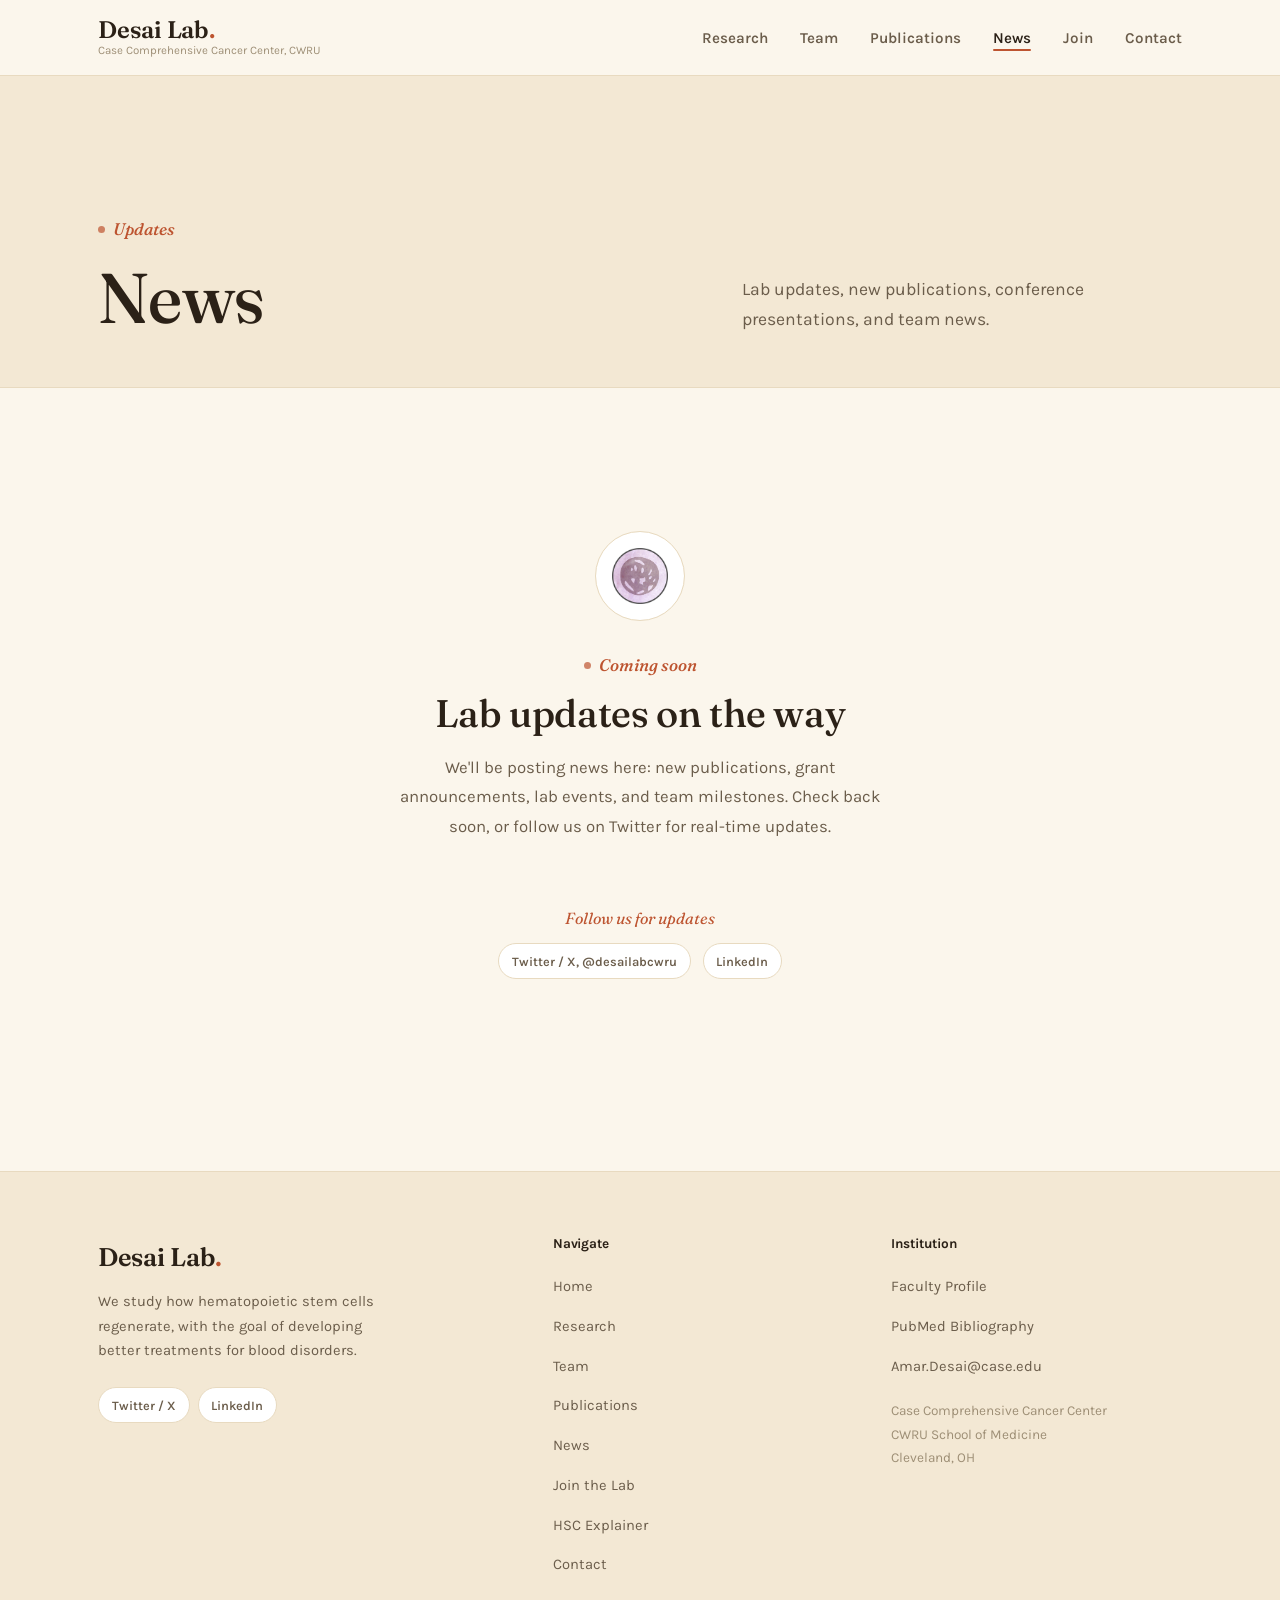
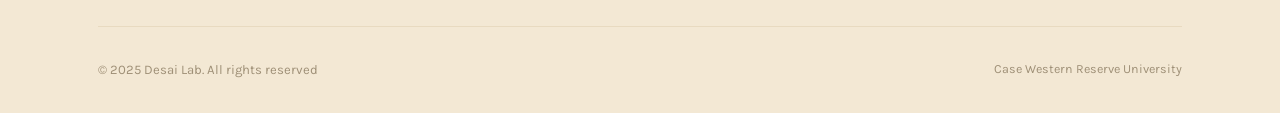
<file: news.html>
<!DOCTYPE html>
<html lang="en">
<head>
  <meta charset="UTF-8">
  <meta name="viewport" content="width=device-width, initial-scale=1.0">
  <title>News, Desai Lab</title>
  <meta name="description" content="News and updates from the Desai Lab at Case Western Reserve University.">
  <link rel="canonical" href="https://desailab.com/news.html">
  <meta name="theme-color" content="#FBF6EC">

  <meta property="og:type" content="website">
  <meta property="og:site_name" content="Desai Lab">
  <meta property="og:title" content="News">
  <meta property="og:description" content="News and updates from the Desai Lab at Case Western Reserve University.">
  <meta property="og:url" content="https://desailab.com/news.html">
  <meta property="og:image" content="https://desailab.com/images/Desai.jpg">
  <meta property="og:image:width" content="776">
  <meta property="og:image:height" content="1084">
  <meta property="og:locale" content="en_US">
  <meta name="twitter:card" content="summary">
  <meta name="twitter:title" content="News">
  <meta name="twitter:description" content="News and updates from the Desai Lab at Case Western Reserve University.">
  <meta name="twitter:image" content="https://desailab.com/images/Desai.jpg">
  <meta name="twitter:site" content="@desailabcwru">

  <script type="application/ld+json">
  {
    "@context": "https://schema.org",
    "@type": "ResearchOrganization",
    "name": "Desai Lab",
    "url": "https://desailab.com/",
    "logo": "https://desailab.com/images/Desai.jpg",
    "parentOrganization": {
      "@type": "CollegeOrUniversity",
      "name": "Case Western Reserve University"
    },
    "sameAs": [
      "https://twitter.com/desailabcwru",
      "https://www.linkedin.com/in/amar-desai1986/"
    ]
  }
  </script>
  <script type="application/ld+json">
  {
    "@context": "https://schema.org",
    "@type": "BreadcrumbList",
    "itemListElement": [
      {"@type": "ListItem", "position": 1, "name": "Home", "item": "https://desailab.com/"},
      {"@type": "ListItem", "position": 2, "name": "News", "item": "https://desailab.com/news.html"}
    ]
  }
  </script>

  <link rel="preconnect" href="https://fonts.googleapis.com">
  <link rel="preconnect" href="https://fonts.gstatic.com" crossorigin>
  <link rel="stylesheet" href="https://fonts.googleapis.com/css2?family=Fraunces:ital,opsz,wght@0,9..144,300..700;1,9..144,400..600&family=Karla:ital,wght@0,400;0,500;0,600;0,700;1,400&display=swap">
  <link rel="stylesheet" href="css/base.css">
  <link rel="stylesheet" href="css/layout.css">
  <link rel="stylesheet" href="css/news.css">
</head>
<body>

  <!-- NAVIGATION -->
  <nav class="nav" role="navigation" aria-label="Main navigation">
    <div class="nav-inner">
      <a href="index.html" class="nav-logo" aria-label="Desai Lab home">
        <span class="nav-logo-name">Desai Lab<span class="dot">.</span></span>
        <span class="nav-logo-sub">Case Comprehensive Cancer Center, CWRU</span>
      </a>
      <button class="nav-hamburger" aria-label="Toggle navigation menu" aria-expanded="false">
        <span></span>
        <span></span>
        <span></span>
      </button>
      <ul class="nav-menu" role="list">
        <li><a href="research.html" class="nav-link">Research</a></li>
        <li><a href="team.html" class="nav-link">Team</a></li>
        <li><a href="publications.html" class="nav-link">Publications</a></li>
        <li><a href="news.html" class="nav-link" aria-current="page">News</a></li>
        <li><a href="join.html" class="nav-link">Join</a></li>
        <li><a href="contact.html" class="nav-link">Contact</a></li>
      </ul>
    </div>
  </nav>

  <main class="page-main">

    <!-- PAGE HEADER -->
    <section class="page-header">
      <div class="container">
        <div class="label reveal">Updates</div>
        <h1 class="reveal">News</h1>
        <p class="reveal">Lab updates, new publications, conference presentations, and team news.</p>
      </div>
    </section>

    <div class="container">

      <!-- EMPTY STATE -->
      <div class="news-empty reveal">
        <div class="news-empty-icon" aria-hidden="true">
          <img src="images/hsc_bioart_200.png" alt="">
        </div>
        <div class="label" style="margin-bottom: var(--sp-3); justify-content: center;">Coming soon</div>
        <h2>Lab updates on the way</h2>
        <p>We'll be posting news here: new publications, grant announcements, lab events, and team milestones. Check back soon, or follow us on Twitter for real-time updates.</p>

        <div class="news-follow">
          <span class="news-follow-label">Follow us for updates</span>
          <div class="news-follow-links">
            <a href="https://twitter.com/desailabcwru" class="social-btn" target="_blank" rel="noopener noreferrer">Twitter / X, @desailabcwru</a>
            <a href="https://www.linkedin.com/in/amar-desai1986/" class="social-btn" target="_blank" rel="noopener noreferrer">LinkedIn</a>
          </div>
        </div>
      </div>

    </div><!-- /.container -->

  </main>

  <!-- FOOTER -->
  <footer class="footer">
    <div class="container">
      <div class="footer-grid">
        <div>
          <div class="footer-logo-name">Desai Lab<span class="dot">.</span></div>
          <p class="footer-tagline">We study how hematopoietic stem cells regenerate, with the goal of developing better treatments for blood disorders.</p>
          <div class="footer-social">
            <a href="https://twitter.com/desailabcwru" class="social-btn" target="_blank" rel="noopener noreferrer">Twitter / X</a>
            <a href="https://www.linkedin.com/in/amar-desai1986/" class="social-btn" target="_blank" rel="noopener noreferrer">LinkedIn</a>
          </div>
        </div>
        <div class="footer-section">
          <h3>Navigate</h3>
          <ul class="footer-links">
            <li><a href="index.html" class="footer-link">Home</a></li>
            <li><a href="research.html" class="footer-link">Research</a></li>
            <li><a href="team.html" class="footer-link">Team</a></li>
            <li><a href="publications.html" class="footer-link">Publications</a></li>
            <li><a href="news.html" class="footer-link">News</a></li>
            <li><a href="join.html" class="footer-link">Join the Lab</a></li>
            <li><a href="hsc-explainer.html" class="footer-link">HSC Explainer</a></li>
            <li><a href="contact.html" class="footer-link">Contact</a></li>
          </ul>
        </div>
        <div class="footer-section">
          <h3>Institution</h3>
          <ul class="footer-links">
            <li><a href="https://case.edu/cancer/members/member-directory/amar-desai" class="footer-link" target="_blank" rel="noopener noreferrer">Faculty Profile</a></li>
            <li><a href="https://www.ncbi.nlm.nih.gov/myncbi/amar.desai.1/bibliography/public/" class="footer-link" target="_blank" rel="noopener noreferrer">PubMed Bibliography</a></li>
            <li><a href="mailto:Amar.Desai@case.edu" class="footer-link">Amar.Desai@case.edu</a></li>
          </ul>
          <address class="footer-address">
            Case Comprehensive Cancer Center<br>
            CWRU School of Medicine<br>
            Cleveland, OH
          </address>
        </div>
      </div>
      <div class="footer-bottom">
        <span class="footer-copy">© 2025 Desai Lab. All rights reserved</span>
        <span class="footer-cwru">Case Western Reserve University</span>
      </div>
    </div>
  </footer>

  <script src="js/nav.js"></script>
  <script src="js/animations.js"></script>
</body>
</html>
</file>
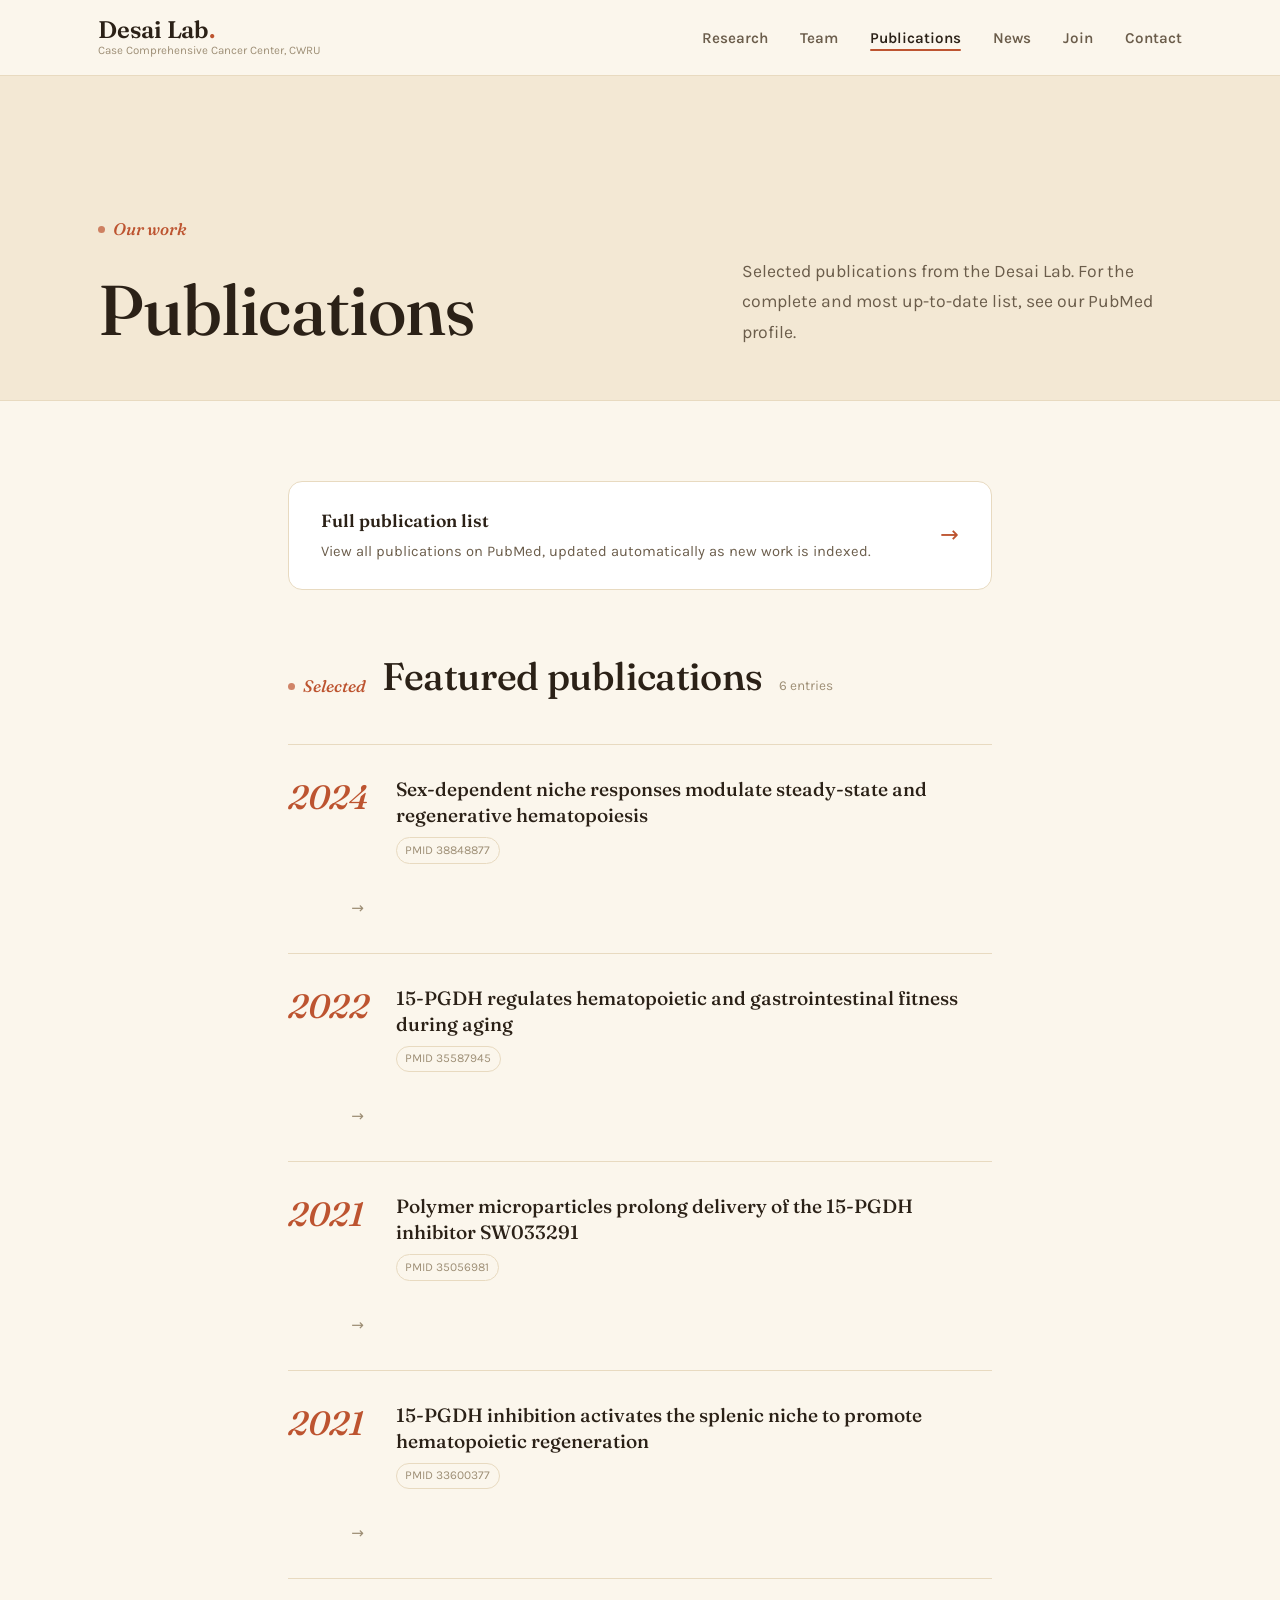
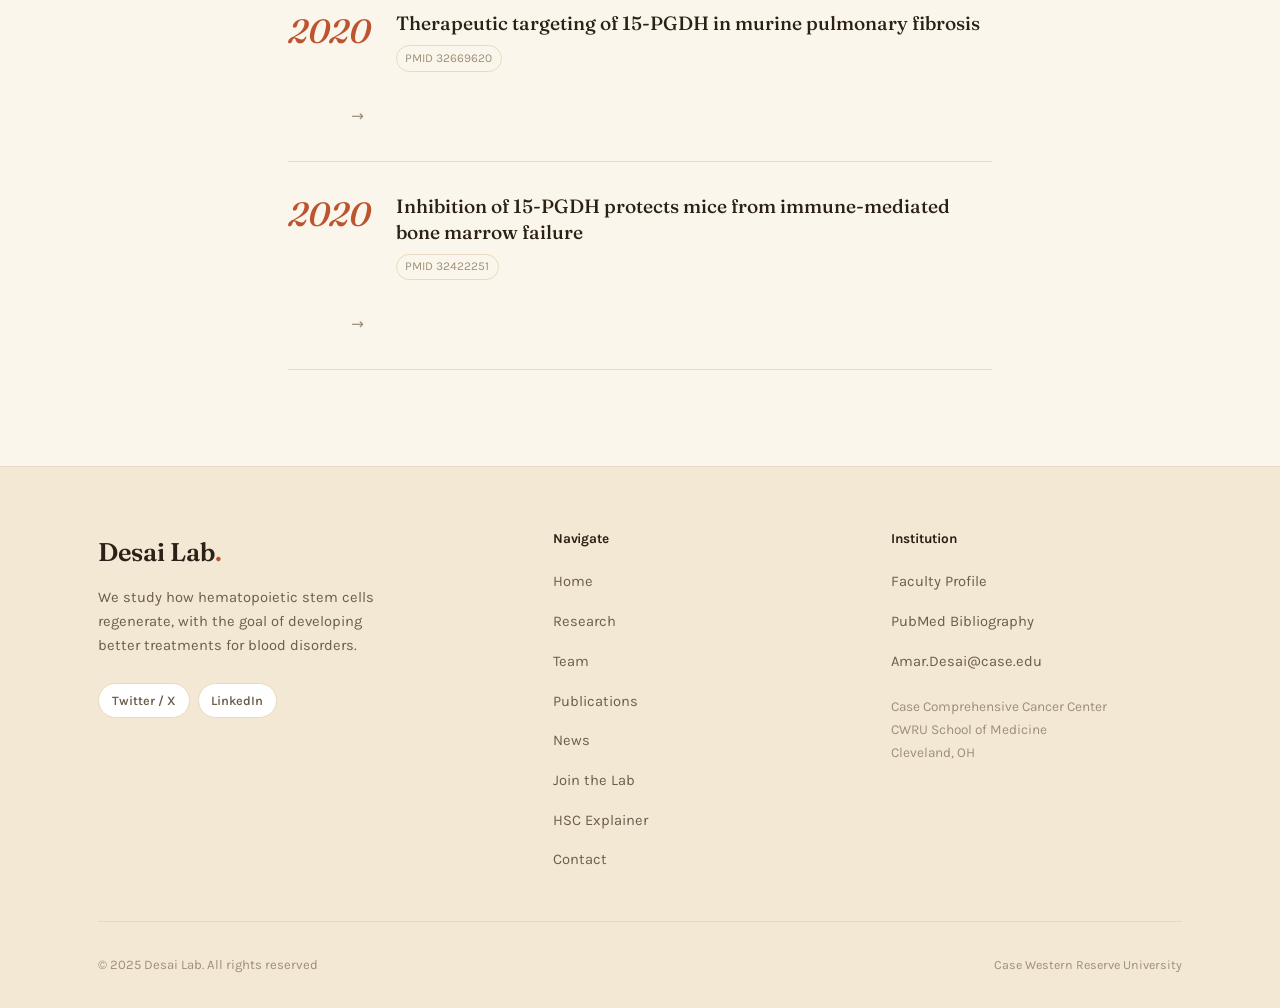
<file: publications.html>
<!DOCTYPE html>
<html lang="en">
<head>
  <meta charset="UTF-8">
  <meta name="viewport" content="width=device-width, initial-scale=1.0">
  <title>Publications, Desai Lab</title>
  <meta name="description" content="Selected publications from the Desai Lab on hematopoietic stem cell biology, 15-PGDH inhibition, and regenerative hematopoiesis.">
  <link rel="canonical" href="https://desailab.com/publications.html">
  <meta name="theme-color" content="#FBF6EC">

  <meta property="og:type" content="website">
  <meta property="og:site_name" content="Desai Lab">
  <meta property="og:title" content="Publications">
  <meta property="og:description" content="Selected publications from the Desai Lab on hematopoietic stem cell biology, 15-PGDH inhibition, and regenerative hematopoiesis.">
  <meta property="og:url" content="https://desailab.com/publications.html">
  <meta property="og:image" content="https://desailab.com/images/Desai.jpg">
  <meta property="og:image:width" content="776">
  <meta property="og:image:height" content="1084">
  <meta property="og:locale" content="en_US">
  <meta name="twitter:card" content="summary">
  <meta name="twitter:title" content="Publications">
  <meta name="twitter:description" content="Selected publications from the Desai Lab on hematopoietic stem cell biology, 15-PGDH inhibition, and regenerative hematopoiesis.">
  <meta name="twitter:image" content="https://desailab.com/images/Desai.jpg">
  <meta name="twitter:site" content="@desailabcwru">

  <script type="application/ld+json">
  {
    "@context": "https://schema.org",
    "@type": "ResearchOrganization",
    "name": "Desai Lab",
    "url": "https://desailab.com/",
    "logo": "https://desailab.com/images/Desai.jpg",
    "parentOrganization": {
      "@type": "CollegeOrUniversity",
      "name": "Case Western Reserve University"
    },
    "sameAs": [
      "https://twitter.com/desailabcwru",
      "https://www.linkedin.com/in/amar-desai1986/"
    ]
  }
  </script>
  <script type="application/ld+json">
  {
    "@context": "https://schema.org",
    "@type": "BreadcrumbList",
    "itemListElement": [
      {"@type": "ListItem", "position": 1, "name": "Home", "item": "https://desailab.com/"},
      {"@type": "ListItem", "position": 2, "name": "Publications", "item": "https://desailab.com/publications.html"}
    ]
  }
  </script>
  <script type="application/ld+json">
  {
    "@context": "https://schema.org",
    "@type": "ItemList",
    "itemListElement": [
      {
        "@type": "ListItem",
        "position": 1,
        "item": {
          "@type": "ScholarlyArticle",
          "headline": "Sex-dependent niche responses modulate steady-state and regenerative hematopoiesis",
          "datePublished": "2024",
          "url": "https://pubmed.ncbi.nlm.nih.gov/38848877/",
          "author": {"@type": "Person", "name": "Amar Desai"}
        }
      },
      {
        "@type": "ListItem",
        "position": 2,
        "item": {
          "@type": "ScholarlyArticle",
          "headline": "15-PGDH regulates hematopoietic and gastrointestinal fitness during aging",
          "datePublished": "2022",
          "url": "https://pubmed.ncbi.nlm.nih.gov/35587945/",
          "author": {"@type": "Person", "name": "Amar Desai"}
        }
      },
      {
        "@type": "ListItem",
        "position": 3,
        "item": {
          "@type": "ScholarlyArticle",
          "headline": "Polymer microparticles prolong delivery of the 15-PGDH inhibitor SW033291",
          "datePublished": "2021",
          "url": "https://pubmed.ncbi.nlm.nih.gov/35056981/",
          "author": {"@type": "Person", "name": "Amar Desai"}
        }
      },
      {
        "@type": "ListItem",
        "position": 4,
        "item": {
          "@type": "ScholarlyArticle",
          "headline": "15-PGDH inhibition activates the splenic niche to promote hematopoietic regeneration",
          "datePublished": "2021",
          "url": "https://pubmed.ncbi.nlm.nih.gov/33600377/",
          "author": {"@type": "Person", "name": "Amar Desai"}
        }
      },
      {
        "@type": "ListItem",
        "position": 5,
        "item": {
          "@type": "ScholarlyArticle",
          "headline": "Therapeutic targeting of 15-PGDH in murine pulmonary fibrosis",
          "datePublished": "2020",
          "url": "https://pubmed.ncbi.nlm.nih.gov/32669620/",
          "author": {"@type": "Person", "name": "Amar Desai"}
        }
      },
      {
        "@type": "ListItem",
        "position": 6,
        "item": {
          "@type": "ScholarlyArticle",
          "headline": "Inhibition of 15-PGDH protects mice from immune-mediated bone marrow failure",
          "datePublished": "2020",
          "url": "https://pubmed.ncbi.nlm.nih.gov/32422251/",
          "author": {"@type": "Person", "name": "Amar Desai"}
        }
      }
    ]
  }
  </script>

  <link rel="preconnect" href="https://fonts.googleapis.com">
  <link rel="preconnect" href="https://fonts.gstatic.com" crossorigin>
  <link rel="stylesheet" href="https://fonts.googleapis.com/css2?family=Fraunces:ital,opsz,wght@0,9..144,300..700;1,9..144,400..600&family=Karla:ital,wght@0,400;0,500;0,600;0,700;1,400&display=swap">
  <link rel="stylesheet" href="css/base.css">
  <link rel="stylesheet" href="css/layout.css">
  <link rel="stylesheet" href="css/publications.css">
</head>
<body>

  <!-- NAVIGATION -->
  <nav class="nav" role="navigation" aria-label="Main navigation">
    <div class="nav-inner">
      <a href="index.html" class="nav-logo" aria-label="Desai Lab home">
        <span class="nav-logo-name">Desai Lab<span class="dot">.</span></span>
        <span class="nav-logo-sub">Case Comprehensive Cancer Center, CWRU</span>
      </a>
      <button class="nav-hamburger" aria-label="Toggle navigation menu" aria-expanded="false">
        <span></span>
        <span></span>
        <span></span>
      </button>
      <ul class="nav-menu" role="list">
        <li><a href="research.html" class="nav-link">Research</a></li>
        <li><a href="team.html" class="nav-link">Team</a></li>
        <li><a href="publications.html" class="nav-link" aria-current="page">Publications</a></li>
        <li><a href="news.html" class="nav-link">News</a></li>
        <li><a href="join.html" class="nav-link">Join</a></li>
        <li><a href="contact.html" class="nav-link">Contact</a></li>
      </ul>
    </div>
  </nav>

  <main class="page-main">

    <!-- PAGE HEADER -->
    <section class="page-header">
      <div class="container">
        <div class="label reveal">Our work</div>
        <h1 class="reveal">Publications</h1>
        <p class="reveal">Selected publications from the Desai Lab. For the complete and most up-to-date list, see our PubMed profile.</p>
      </div>
    </section>

    <div class="container container--narrow">

      <!-- PUBMED BANNER -->
      <a href="https://www.ncbi.nlm.nih.gov/myncbi/amar.desai.1/bibliography/public/" class="pubmed-banner reveal" target="_blank" rel="noopener noreferrer">
        <div class="pubmed-banner-text">
          <strong>Full publication list</strong>
          <p>View all publications on PubMed, updated automatically as new work is indexed.</p>
        </div>
        <span class="pubmed-arrow">→</span>
      </a>

      <!-- SELECTED PUBLICATIONS -->
      <div class="pubs-section-head reveal">
        <div class="label">Selected</div>
        <h2>Featured publications</h2>
        <span class="pubs-count">6 entries</span>
      </div>

      <div class="pub-entries">

        <a href="https://pubmed.ncbi.nlm.nih.gov/38848877/" class="pub-entry reveal" target="_blank" rel="noopener noreferrer">
          <div class="pub-entry-year">2024</div>
          <div class="pub-entry-content">
            <div class="pub-entry-title">Sex-dependent niche responses modulate steady-state and regenerative hematopoiesis</div>
            <div class="pub-entry-meta">
              <span class="pub-entry-pmid">PMID 38848877</span>
            </div>
          </div>
          <span class="pub-entry-arrow">→</span>
        </a>

        <a href="https://pubmed.ncbi.nlm.nih.gov/35587945/" class="pub-entry reveal" target="_blank" rel="noopener noreferrer">
          <div class="pub-entry-year">2022</div>
          <div class="pub-entry-content">
            <div class="pub-entry-title">15-PGDH regulates hematopoietic and gastrointestinal fitness during aging</div>
            <div class="pub-entry-meta">
              <span class="pub-entry-pmid">PMID 35587945</span>
            </div>
          </div>
          <span class="pub-entry-arrow">→</span>
        </a>

        <a href="https://pubmed.ncbi.nlm.nih.gov/35056981/" class="pub-entry reveal" target="_blank" rel="noopener noreferrer">
          <div class="pub-entry-year">2021</div>
          <div class="pub-entry-content">
            <div class="pub-entry-title">Polymer microparticles prolong delivery of the 15-PGDH inhibitor SW033291</div>
            <div class="pub-entry-meta">
              <span class="pub-entry-pmid">PMID 35056981</span>
            </div>
          </div>
          <span class="pub-entry-arrow">→</span>
        </a>

        <a href="https://pubmed.ncbi.nlm.nih.gov/33600377/" class="pub-entry reveal" target="_blank" rel="noopener noreferrer">
          <div class="pub-entry-year">2021</div>
          <div class="pub-entry-content">
            <div class="pub-entry-title">15-PGDH inhibition activates the splenic niche to promote hematopoietic regeneration</div>
            <div class="pub-entry-meta">
              <span class="pub-entry-pmid">PMID 33600377</span>
            </div>
          </div>
          <span class="pub-entry-arrow">→</span>
        </a>

        <a href="https://pubmed.ncbi.nlm.nih.gov/32669620/" class="pub-entry reveal" target="_blank" rel="noopener noreferrer">
          <div class="pub-entry-year">2020</div>
          <div class="pub-entry-content">
            <div class="pub-entry-title">Therapeutic targeting of 15-PGDH in murine pulmonary fibrosis</div>
            <div class="pub-entry-meta">
              <span class="pub-entry-pmid">PMID 32669620</span>
            </div>
          </div>
          <span class="pub-entry-arrow">→</span>
        </a>

        <a href="https://pubmed.ncbi.nlm.nih.gov/32422251/" class="pub-entry reveal" target="_blank" rel="noopener noreferrer">
          <div class="pub-entry-year">2020</div>
          <div class="pub-entry-content">
            <div class="pub-entry-title">Inhibition of 15-PGDH protects mice from immune-mediated bone marrow failure</div>
            <div class="pub-entry-meta">
              <span class="pub-entry-pmid">PMID 32422251</span>
            </div>
          </div>
          <span class="pub-entry-arrow">→</span>
        </a>

      </div><!-- /.pub-entries -->

    </div><!-- /.container -->

  </main>

  <!-- FOOTER -->
  <footer class="footer">
    <div class="container">
      <div class="footer-grid">
        <div>
          <div class="footer-logo-name">Desai Lab<span class="dot">.</span></div>
          <p class="footer-tagline">We study how hematopoietic stem cells regenerate, with the goal of developing better treatments for blood disorders.</p>
          <div class="footer-social">
            <a href="https://twitter.com/desailabcwru" class="social-btn" target="_blank" rel="noopener noreferrer">Twitter / X</a>
            <a href="https://www.linkedin.com/in/amar-desai1986/" class="social-btn" target="_blank" rel="noopener noreferrer">LinkedIn</a>
          </div>
        </div>
        <div class="footer-section">
          <h3>Navigate</h3>
          <ul class="footer-links">
            <li><a href="index.html" class="footer-link">Home</a></li>
            <li><a href="research.html" class="footer-link">Research</a></li>
            <li><a href="team.html" class="footer-link">Team</a></li>
            <li><a href="publications.html" class="footer-link">Publications</a></li>
            <li><a href="news.html" class="footer-link">News</a></li>
            <li><a href="join.html" class="footer-link">Join the Lab</a></li>
            <li><a href="hsc-explainer.html" class="footer-link">HSC Explainer</a></li>
            <li><a href="contact.html" class="footer-link">Contact</a></li>
          </ul>
        </div>
        <div class="footer-section">
          <h3>Institution</h3>
          <ul class="footer-links">
            <li><a href="https://case.edu/cancer/members/member-directory/amar-desai" class="footer-link" target="_blank" rel="noopener noreferrer">Faculty Profile</a></li>
            <li><a href="https://www.ncbi.nlm.nih.gov/myncbi/amar.desai.1/bibliography/public/" class="footer-link" target="_blank" rel="noopener noreferrer">PubMed Bibliography</a></li>
            <li><a href="mailto:Amar.Desai@case.edu" class="footer-link">Amar.Desai@case.edu</a></li>
          </ul>
          <address class="footer-address">
            Case Comprehensive Cancer Center<br>
            CWRU School of Medicine<br>
            Cleveland, OH
          </address>
        </div>
      </div>
      <div class="footer-bottom">
        <span class="footer-copy">© 2025 Desai Lab. All rights reserved</span>
        <span class="footer-cwru">Case Western Reserve University</span>
      </div>
    </div>
  </footer>

  <script src="js/nav.js"></script>
  <script src="js/animations.js"></script>
</body>
</html>
</file>
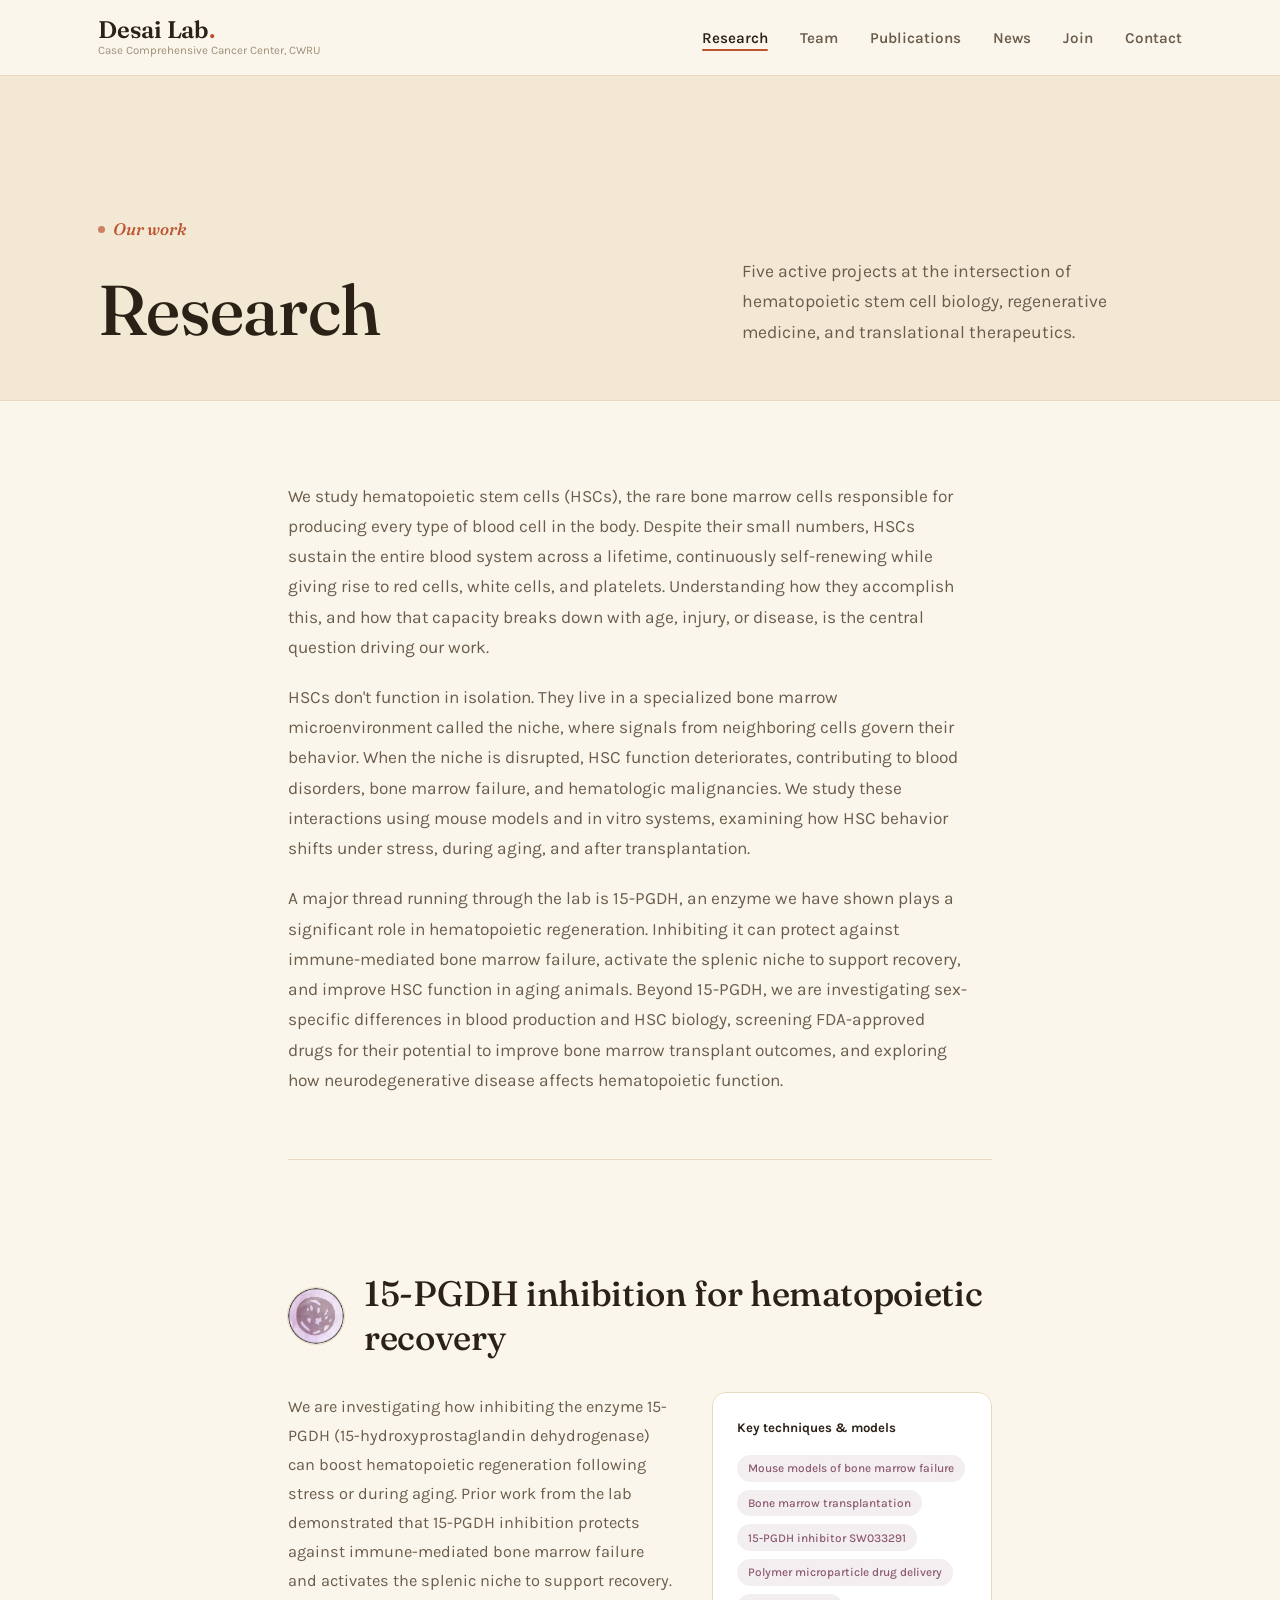
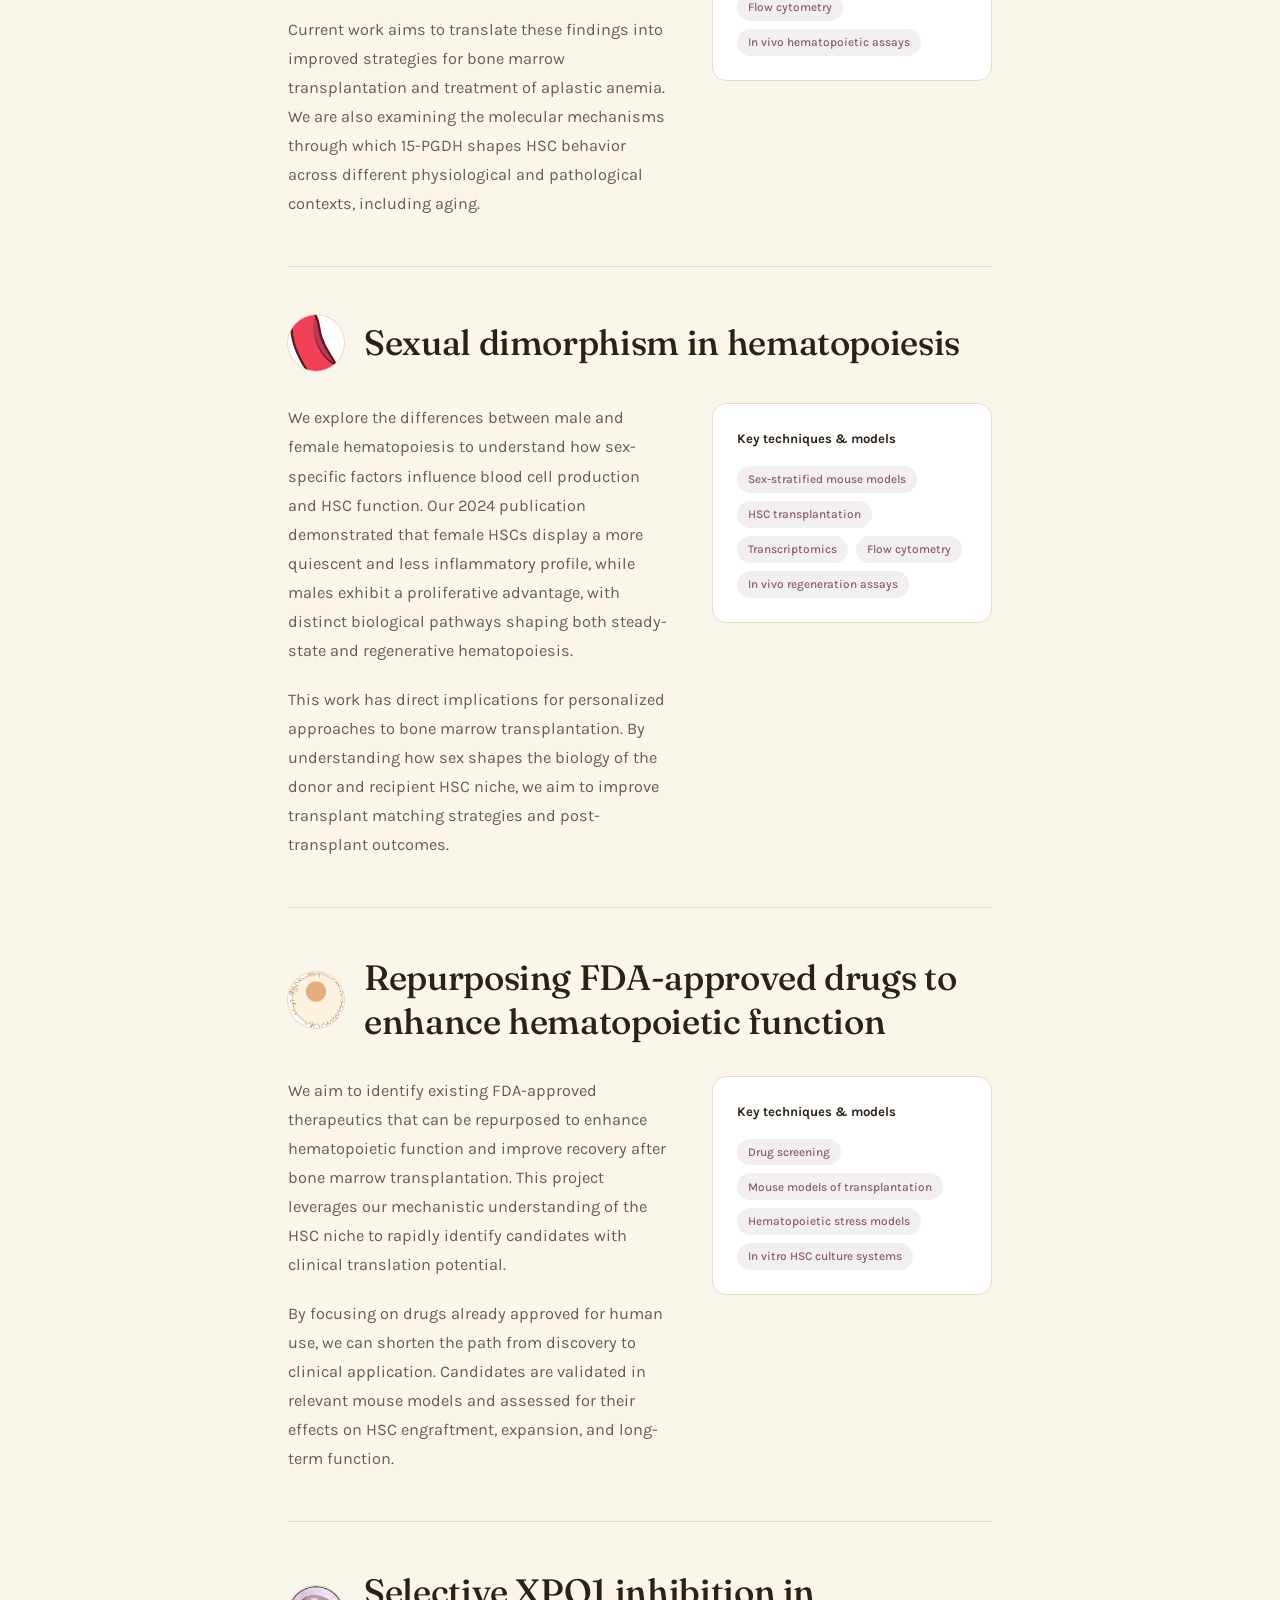
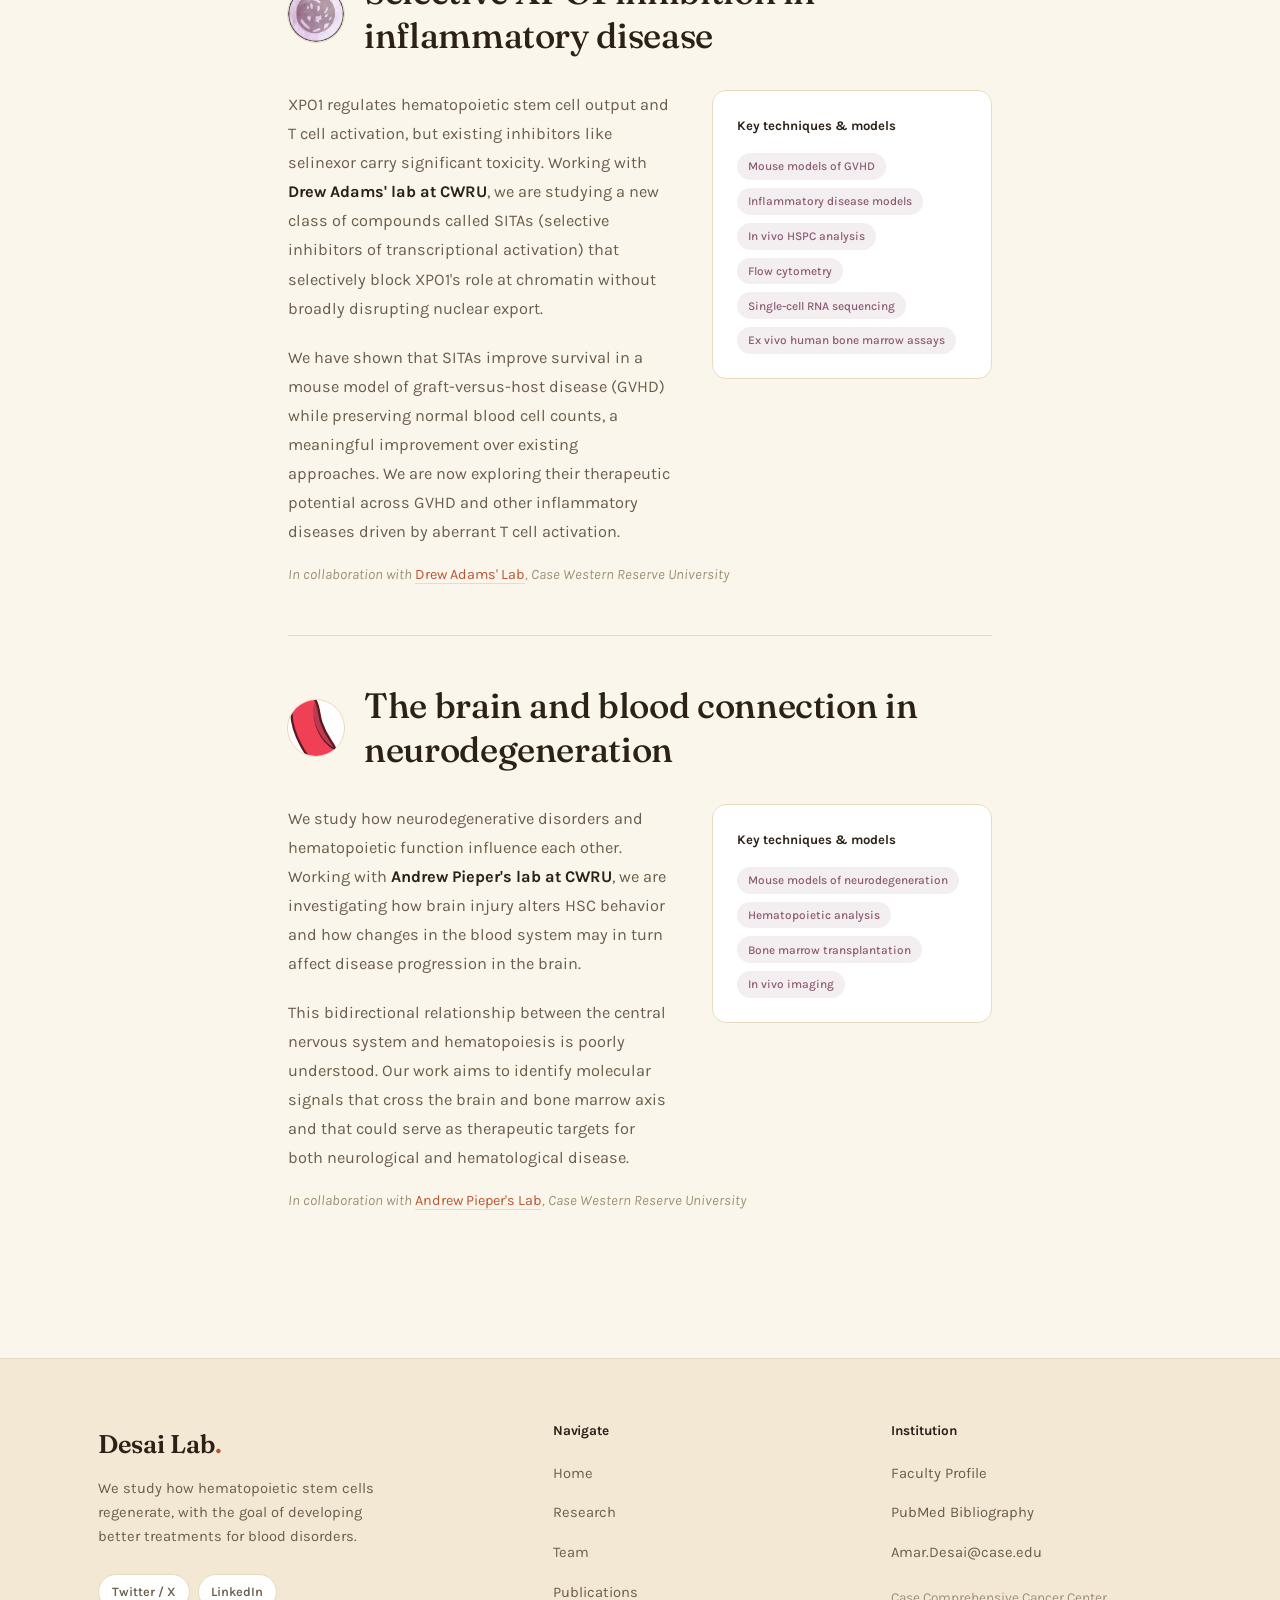
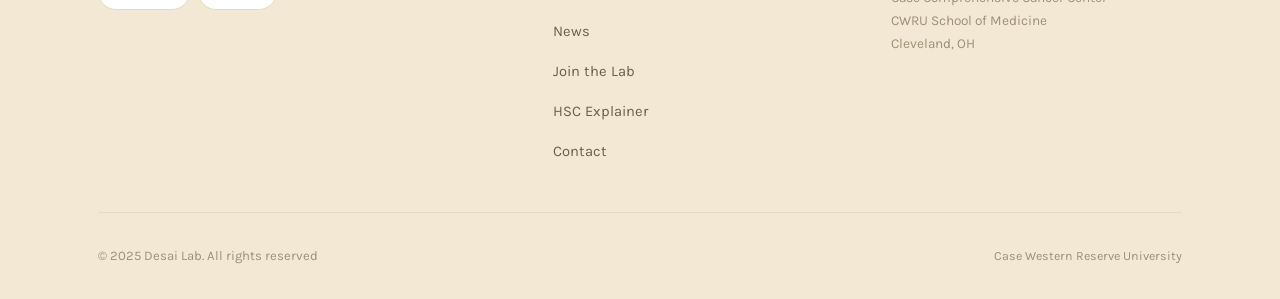
<file: research.html>
<!DOCTYPE html>
<html lang="en">
<head>
  <meta charset="UTF-8">
  <meta name="viewport" content="width=device-width, initial-scale=1.0">
  <title>Research, Desai Lab</title>
  <meta name="description" content="Five active research projects in hematopoietic stem cell biology, from 15-PGDH inhibition to drug repurposing and the brain-blood connection.">
  <link rel="canonical" href="https://desailab.com/research.html">
  <meta name="theme-color" content="#FBF6EC">

  <meta property="og:type" content="website">
  <meta property="og:site_name" content="Desai Lab">
  <meta property="og:title" content="Research">
  <meta property="og:description" content="Five active research projects in hematopoietic stem cell biology, from 15-PGDH inhibition to drug repurposing and the brain-blood connection.">
  <meta property="og:url" content="https://desailab.com/research.html">
  <meta property="og:image" content="https://desailab.com/images/Desai.jpg">
  <meta property="og:image:width" content="776">
  <meta property="og:image:height" content="1084">
  <meta property="og:locale" content="en_US">
  <meta name="twitter:card" content="summary">
  <meta name="twitter:title" content="Research">
  <meta name="twitter:description" content="Five active research projects in hematopoietic stem cell biology, from 15-PGDH inhibition to drug repurposing and the brain-blood connection.">
  <meta name="twitter:image" content="https://desailab.com/images/Desai.jpg">
  <meta name="twitter:site" content="@desailabcwru">

  <script type="application/ld+json">
  {
    "@context": "https://schema.org",
    "@type": "ResearchOrganization",
    "name": "Desai Lab",
    "url": "https://desailab.com/",
    "logo": "https://desailab.com/images/Desai.jpg",
    "parentOrganization": {
      "@type": "CollegeOrUniversity",
      "name": "Case Western Reserve University"
    },
    "sameAs": [
      "https://twitter.com/desailabcwru",
      "https://www.linkedin.com/in/amar-desai1986/"
    ]
  }
  </script>
  <script type="application/ld+json">
  {
    "@context": "https://schema.org",
    "@type": "BreadcrumbList",
    "itemListElement": [
      {"@type": "ListItem", "position": 1, "name": "Home", "item": "https://desailab.com/"},
      {"@type": "ListItem", "position": 2, "name": "Research", "item": "https://desailab.com/research.html"}
    ]
  }
  </script>

  <link rel="preconnect" href="https://fonts.googleapis.com">
  <link rel="preconnect" href="https://fonts.gstatic.com" crossorigin>
  <link rel="stylesheet" href="https://fonts.googleapis.com/css2?family=Fraunces:ital,opsz,wght@0,9..144,300..700;1,9..144,400..600&family=Karla:ital,wght@0,400;0,500;0,600;0,700;1,400&display=swap">
  <link rel="stylesheet" href="css/base.css">
  <link rel="stylesheet" href="css/layout.css">
  <link rel="stylesheet" href="css/research.css">
</head>
<body>

  <!-- NAVIGATION -->
  <nav class="nav" role="navigation" aria-label="Main navigation">
    <div class="nav-inner">
      <a href="index.html" class="nav-logo" aria-label="Desai Lab home">
        <span class="nav-logo-name">Desai Lab<span class="dot">.</span></span>
        <span class="nav-logo-sub">Case Comprehensive Cancer Center, CWRU</span>
      </a>
      <button class="nav-hamburger" aria-label="Toggle navigation menu" aria-expanded="false">
        <span></span>
        <span></span>
        <span></span>
      </button>
      <ul class="nav-menu" role="list">
        <li><a href="research.html" class="nav-link" aria-current="page">Research</a></li>
        <li><a href="team.html" class="nav-link">Team</a></li>
        <li><a href="publications.html" class="nav-link">Publications</a></li>
        <li><a href="news.html" class="nav-link">News</a></li>
        <li><a href="join.html" class="nav-link">Join</a></li>
        <li><a href="contact.html" class="nav-link">Contact</a></li>
      </ul>
    </div>
  </nav>

  <main class="page-main">

    <!-- PAGE HEADER -->
    <section class="page-header">
      <div class="container">
        <div class="label reveal">Our work</div>
        <h1 class="reveal">Research</h1>
        <p class="reveal">Five active projects at the intersection of hematopoietic stem cell biology, regenerative medicine, and translational therapeutics.</p>
      </div>
    </section>

    <div class="container container--narrow">

      <!-- OVERVIEW -->
      <section class="research-intro">
        <div class="research-intro-body">
          <p class="reveal">We study hematopoietic stem cells (HSCs), the rare bone marrow cells responsible for producing every type of blood cell in the body. Despite their small numbers, HSCs sustain the entire blood system across a lifetime, continuously self-renewing while giving rise to red cells, white cells, and platelets. Understanding how they accomplish this, and how that capacity breaks down with age, injury, or disease, is the central question driving our work.</p>
          <p class="reveal">HSCs don't function in isolation. They live in a specialized bone marrow microenvironment called the niche, where signals from neighboring cells govern their behavior. When the niche is disrupted, HSC function deteriorates, contributing to blood disorders, bone marrow failure, and hematologic malignancies. We study these interactions using mouse models and in vitro systems, examining how HSC behavior shifts under stress, during aging, and after transplantation.</p>
          <p class="reveal">A major thread running through the lab is 15-PGDH, an enzyme we have shown plays a significant role in hematopoietic regeneration. Inhibiting it can protect against immune-mediated bone marrow failure, activate the splenic niche to support recovery, and improve HSC function in aging animals. Beyond 15-PGDH, we are investigating sex-specific differences in blood production and HSC biology, screening FDA-approved drugs for their potential to improve bone marrow transplant outcomes, and exploring how neurodegenerative disease affects hematopoietic function.</p>
        </div>
      </section>

      <!-- PROJECTS -->
      <div class="projects-list">

        <!-- PROJECT 1 -->
        <article class="project" id="project-1">
          <div class="project-header reveal">
            <div class="project-header-icon"><img src="images/hsc_bioart_200.png" alt=""></div>
            <h2 class="project-title">15-PGDH inhibition for hematopoietic recovery</h2>
          </div>
          <div class="project-body">
            <div class="project-desc reveal">
              <p>We are investigating how inhibiting the enzyme 15-PGDH (15-hydroxyprostaglandin dehydrogenase) can boost hematopoietic regeneration following stress or during aging. Prior work from the lab demonstrated that 15-PGDH inhibition protects against immune-mediated bone marrow failure and activates the splenic niche to support recovery.</p>
              <p>Current work aims to translate these findings into improved strategies for bone marrow transplantation and treatment of aplastic anemia. We are also examining the molecular mechanisms through which 15-PGDH shapes HSC behavior across different physiological and pathological contexts, including aging.</p>
            </div>
            <div class="project-meta reveal">
              <div class="project-meta-label">Key techniques &amp; models</div>
              <div class="tags">
                <span class="tag">Mouse models of bone marrow failure</span>
                <span class="tag">Bone marrow transplantation</span>
                <span class="tag">15-PGDH inhibitor SW033291</span>
                <span class="tag">Polymer microparticle drug delivery</span>
                <span class="tag">Flow cytometry</span>
                <span class="tag">In vivo hematopoietic assays</span>
              </div>
            </div>
          </div>
        </article>

        <!-- PROJECT 2 -->
        <article class="project" id="project-2">
          <div class="project-header reveal">
            <div class="project-header-icon"><img src="images/rbc_bioart_443.svg" alt=""></div>
            <h2 class="project-title">Sexual dimorphism in hematopoiesis</h2>
          </div>
          <div class="project-body">
            <div class="project-desc reveal">
              <p>We explore the differences between male and female hematopoiesis to understand how sex-specific factors influence blood cell production and HSC function. Our 2024 publication demonstrated that female HSCs display a more quiescent and less inflammatory profile, while males exhibit a proliferative advantage, with distinct biological pathways shaping both steady-state and regenerative hematopoiesis.</p>
              <p>This work has direct implications for personalized approaches to bone marrow transplantation. By understanding how sex shapes the biology of the donor and recipient HSC niche, we aim to improve transplant matching strategies and post-transplant outcomes.</p>
            </div>
            <div class="project-meta reveal">
              <div class="project-meta-label">Key techniques &amp; models</div>
              <div class="tags">
                <span class="tag">Sex-stratified mouse models</span>
                <span class="tag">HSC transplantation</span>
                <span class="tag">Transcriptomics</span>
                <span class="tag">Flow cytometry</span>
                <span class="tag">In vivo regeneration assays</span>
              </div>
            </div>
          </div>
        </article>

        <!-- PROJECT 3 -->
        <article class="project" id="project-3">
          <div class="project-header reveal">
            <div class="project-header-icon"><img src="images/immune_cell_bioart_252.png" alt=""></div>
            <h2 class="project-title">Repurposing FDA-approved drugs to enhance hematopoietic function</h2>
          </div>
          <div class="project-body">
            <div class="project-desc reveal">
              <p>We aim to identify existing FDA-approved therapeutics that can be repurposed to enhance hematopoietic function and improve recovery after bone marrow transplantation. This project leverages our mechanistic understanding of the HSC niche to rapidly identify candidates with clinical translation potential.</p>
              <p>By focusing on drugs already approved for human use, we can shorten the path from discovery to clinical application. Candidates are validated in relevant mouse models and assessed for their effects on HSC engraftment, expansion, and long-term function.</p>
            </div>
            <div class="project-meta reveal">
              <div class="project-meta-label">Key techniques &amp; models</div>
              <div class="tags">
                <span class="tag">Drug screening</span>
                <span class="tag">Mouse models of transplantation</span>
                <span class="tag">Hematopoietic stress models</span>
                <span class="tag">In vitro HSC culture systems</span>
              </div>
            </div>
          </div>
        </article>

        <!-- PROJECT 4 -->
        <article class="project" id="project-4">
          <div class="project-header reveal">
            <div class="project-header-icon"><img src="images/hsc_bioart_200.png" alt=""></div>
            <h2 class="project-title">Selective XPO1 inhibition in inflammatory disease</h2>
          </div>
          <div class="project-body">
            <div class="project-desc reveal">
              <p>XPO1 regulates hematopoietic stem cell output and T cell activation, but existing inhibitors like selinexor carry significant toxicity. Working with <strong>Drew Adams' lab at CWRU</strong>, we are studying a new class of compounds called SITAs (selective inhibitors of transcriptional activation) that selectively block XPO1's role at chromatin without broadly disrupting nuclear export.</p>
              <p>We have shown that SITAs improve survival in a mouse model of graft-versus-host disease (GVHD) while preserving normal blood cell counts, a meaningful improvement over existing approaches. We are now exploring their therapeutic potential across GVHD and other inflammatory diseases driven by aberrant T cell activation.</p>
            </div>
            <div class="project-meta reveal">
              <div class="project-meta-label">Key techniques &amp; models</div>
              <div class="tags">
                <span class="tag">Mouse models of GVHD</span>
                <span class="tag">Inflammatory disease models</span>
                <span class="tag">In vivo HSPC analysis</span>
                <span class="tag">Flow cytometry</span>
                <span class="tag">Single-cell RNA sequencing</span>
                <span class="tag">Ex vivo human bone marrow assays</span>
              </div>
            </div>
          </div>
          <p class="project-collab reveal">In collaboration with <a href="https://case.edu/" target="_blank" rel="noopener noreferrer">Drew Adams' Lab</a>, Case Western Reserve University</p>
        </article>

        <!-- PROJECT 5 -->
        <article class="project" id="project-5">
          <div class="project-header reveal">
            <div class="project-header-icon"><img src="images/rbc_bioart_443.svg" alt=""></div>
            <h2 class="project-title">The brain and blood connection in neurodegeneration</h2>
          </div>
          <div class="project-body">
            <div class="project-desc reveal">
              <p>We study how neurodegenerative disorders and hematopoietic function influence each other. Working with <strong>Andrew Pieper's lab at CWRU</strong>, we are investigating how brain injury alters HSC behavior and how changes in the blood system may in turn affect disease progression in the brain.</p>
              <p>This bidirectional relationship between the central nervous system and hematopoiesis is poorly understood. Our work aims to identify molecular signals that cross the brain and bone marrow axis and that could serve as therapeutic targets for both neurological and hematological disease.</p>
            </div>
            <div class="project-meta reveal">
              <div class="project-meta-label">Key techniques &amp; models</div>
              <div class="tags">
                <span class="tag">Mouse models of neurodegeneration</span>
                <span class="tag">Hematopoietic analysis</span>
                <span class="tag">Bone marrow transplantation</span>
                <span class="tag">In vivo imaging</span>
              </div>
            </div>
          </div>
          <p class="project-collab reveal">In collaboration with <a href="https://case.edu/" target="_blank" rel="noopener noreferrer">Andrew Pieper's Lab</a>, Case Western Reserve University</p>
        </article>

      </div><!-- /.projects-list -->

    </div><!-- /.container -->

  </main>

  <!-- FOOTER -->
  <footer class="footer">
    <div class="container">
      <div class="footer-grid">
        <div>
          <div class="footer-logo-name">Desai Lab<span class="dot">.</span></div>
          <p class="footer-tagline">We study how hematopoietic stem cells regenerate, with the goal of developing better treatments for blood disorders.</p>
          <div class="footer-social">
            <a href="https://twitter.com/desailabcwru" class="social-btn" target="_blank" rel="noopener noreferrer">Twitter / X</a>
            <a href="https://www.linkedin.com/in/amar-desai1986/" class="social-btn" target="_blank" rel="noopener noreferrer">LinkedIn</a>
          </div>
        </div>
        <div class="footer-section">
          <h3>Navigate</h3>
          <ul class="footer-links">
            <li><a href="index.html" class="footer-link">Home</a></li>
            <li><a href="research.html" class="footer-link">Research</a></li>
            <li><a href="team.html" class="footer-link">Team</a></li>
            <li><a href="publications.html" class="footer-link">Publications</a></li>
            <li><a href="news.html" class="footer-link">News</a></li>
            <li><a href="join.html" class="footer-link">Join the Lab</a></li>
            <li><a href="hsc-explainer.html" class="footer-link">HSC Explainer</a></li>
            <li><a href="contact.html" class="footer-link">Contact</a></li>
          </ul>
        </div>
        <div class="footer-section">
          <h3>Institution</h3>
          <ul class="footer-links">
            <li><a href="https://case.edu/cancer/members/member-directory/amar-desai" class="footer-link" target="_blank" rel="noopener noreferrer">Faculty Profile</a></li>
            <li><a href="https://www.ncbi.nlm.nih.gov/myncbi/amar.desai.1/bibliography/public/" class="footer-link" target="_blank" rel="noopener noreferrer">PubMed Bibliography</a></li>
            <li><a href="mailto:Amar.Desai@case.edu" class="footer-link">Amar.Desai@case.edu</a></li>
          </ul>
          <address class="footer-address">
            Case Comprehensive Cancer Center<br>
            CWRU School of Medicine<br>
            Cleveland, OH
          </address>
        </div>
      </div>
      <div class="footer-bottom">
        <span class="footer-copy">© 2025 Desai Lab. All rights reserved</span>
        <span class="footer-cwru">Case Western Reserve University</span>
      </div>
    </div>
  </footer>

  <script src="js/nav.js"></script>
  <script src="js/animations.js"></script>
</body>
</html>
</file>
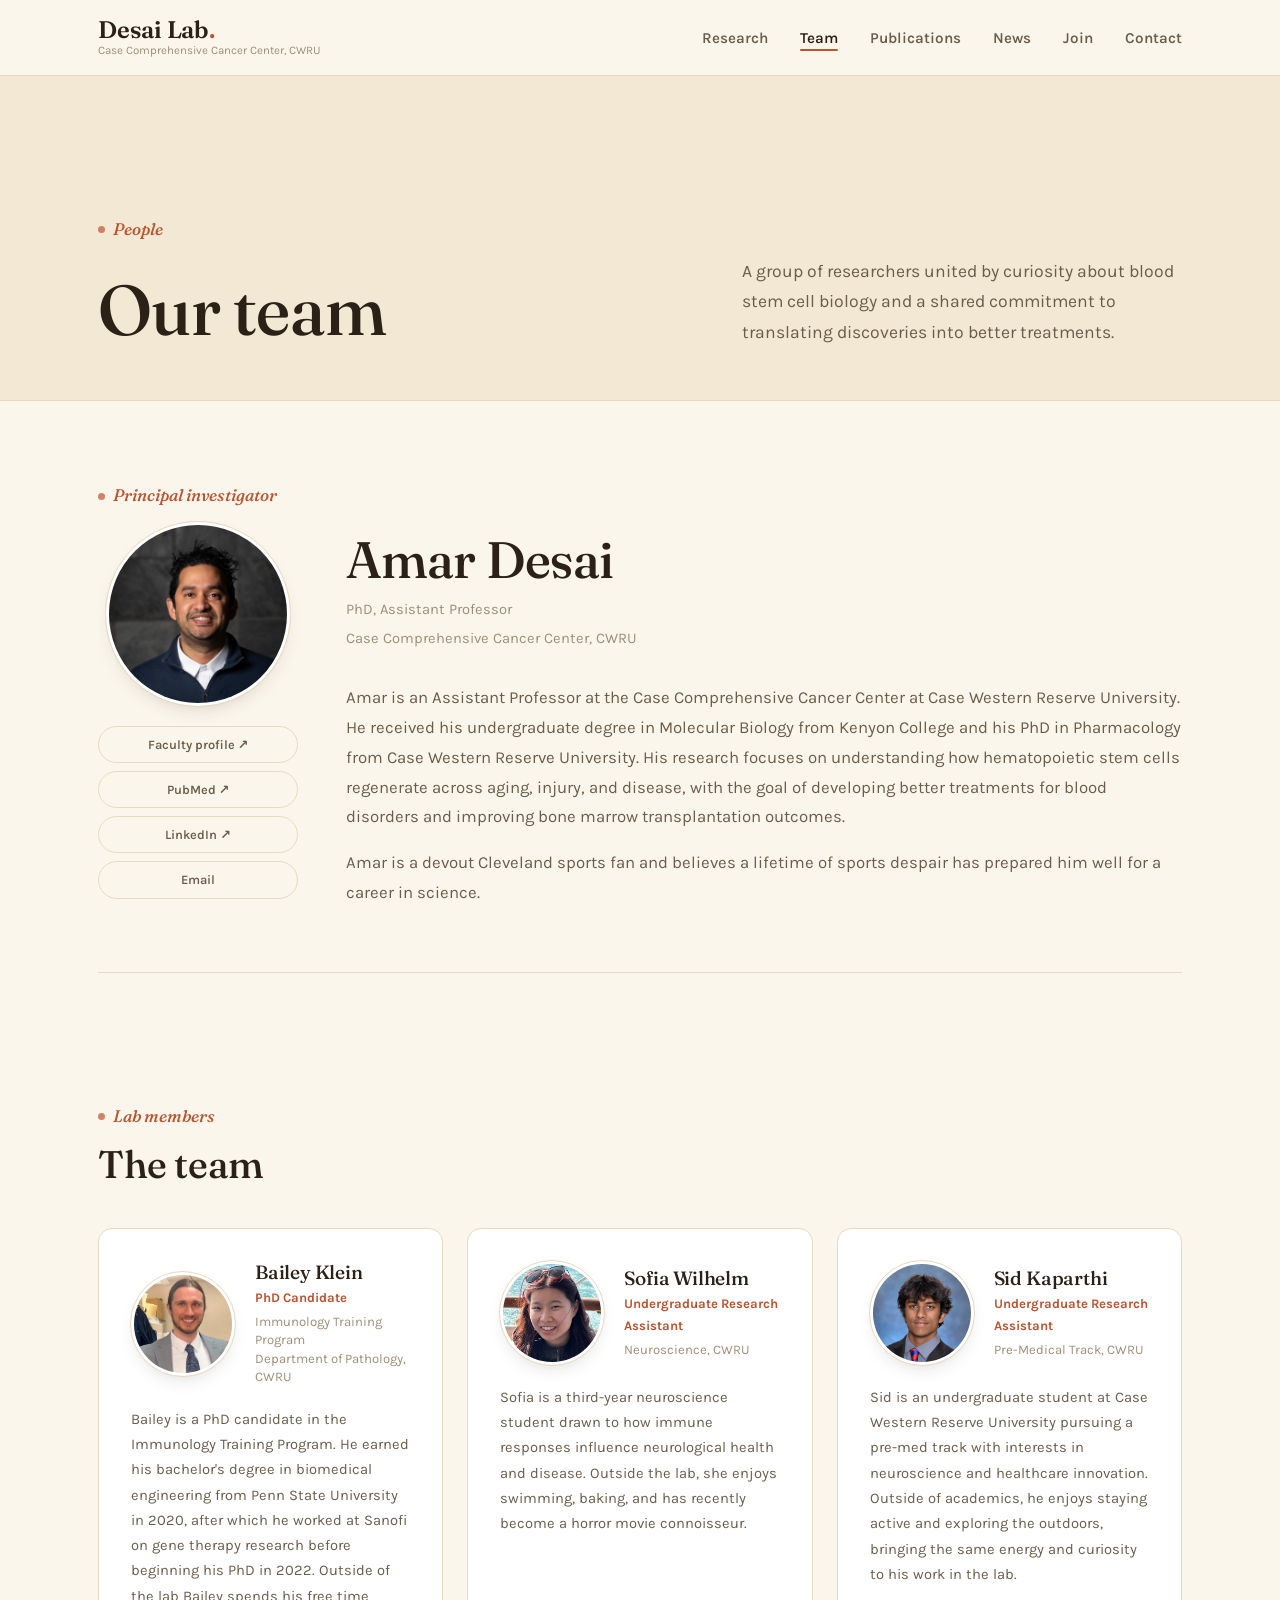
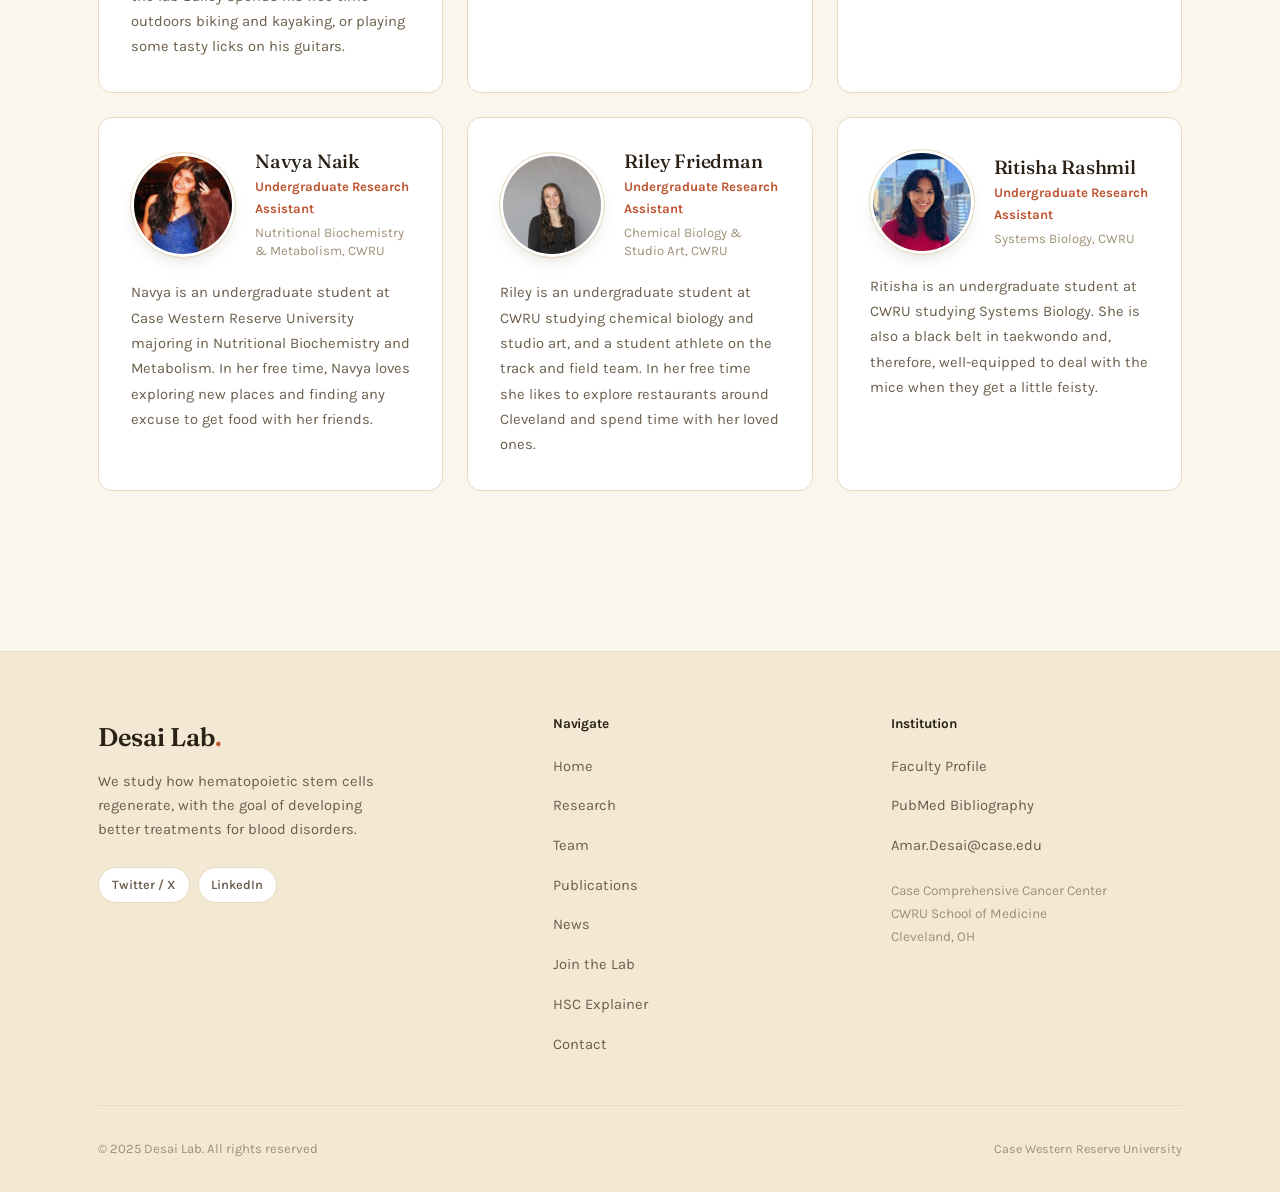
<file: team.html>
<!DOCTYPE html>
<html lang="en">
<head>
  <meta charset="UTF-8">
  <meta name="viewport" content="width=device-width, initial-scale=1.0">
  <title>Our Team, Desai Lab</title>
  <meta name="description" content="Meet the Desai Lab team at Case Western Reserve University: researchers studying hematopoietic stem cell biology and developing treatments for blood disorders.">
  <link rel="canonical" href="https://desailab.com/team.html">
  <meta name="theme-color" content="#FBF6EC">

  <meta property="og:type" content="website">
  <meta property="og:site_name" content="Desai Lab">
  <meta property="og:title" content="Our Team">
  <meta property="og:description" content="Meet the Desai Lab team at Case Western Reserve University: researchers studying hematopoietic stem cell biology and developing treatments for blood disorders.">
  <meta property="og:url" content="https://desailab.com/team.html">
  <meta property="og:image" content="https://desailab.com/images/Desai.jpg">
  <meta property="og:image:width" content="776">
  <meta property="og:image:height" content="1084">
  <meta property="og:locale" content="en_US">
  <meta name="twitter:card" content="summary">
  <meta name="twitter:title" content="Our Team">
  <meta name="twitter:description" content="Meet the Desai Lab team at Case Western Reserve University: researchers studying hematopoietic stem cell biology and developing treatments for blood disorders.">
  <meta name="twitter:image" content="https://desailab.com/images/Desai.jpg">
  <meta name="twitter:site" content="@desailabcwru">

  <script type="application/ld+json">
  {
    "@context": "https://schema.org",
    "@type": "ResearchOrganization",
    "name": "Desai Lab",
    "url": "https://desailab.com/",
    "logo": "https://desailab.com/images/Desai.jpg",
    "parentOrganization": {
      "@type": "CollegeOrUniversity",
      "name": "Case Western Reserve University"
    },
    "sameAs": [
      "https://twitter.com/desailabcwru",
      "https://www.linkedin.com/in/amar-desai1986/"
    ]
  }
  </script>
  <script type="application/ld+json">
  {
    "@context": "https://schema.org",
    "@type": "Person",
    "name": "Amar Desai",
    "jobTitle": "Assistant Professor",
    "url": "https://desailab.com/team.html",
    "image": "https://desailab.com/images/Desai.jpg",
    "email": "mailto:Amar.Desai@case.edu",
    "worksFor": {
      "@type": "Organization",
      "name": "Case Comprehensive Cancer Center, Case Western Reserve University"
    },
    "alumniOf": [
      {"@type": "CollegeOrUniversity", "name": "Kenyon College"},
      {"@type": "CollegeOrUniversity", "name": "Case Western Reserve University"}
    ],
    "sameAs": [
      "https://case.edu/cancer/members/member-directory/amar-desai",
      "https://www.ncbi.nlm.nih.gov/myncbi/amar.desai.1/bibliography/public/",
      "https://www.linkedin.com/in/amar-desai1986/"
    ]
  }
  </script>
  <script type="application/ld+json">
  {
    "@context": "https://schema.org",
    "@type": "BreadcrumbList",
    "itemListElement": [
      {"@type": "ListItem", "position": 1, "name": "Home", "item": "https://desailab.com/"},
      {"@type": "ListItem", "position": 2, "name": "Team", "item": "https://desailab.com/team.html"}
    ]
  }
  </script>

  <link rel="preconnect" href="https://fonts.googleapis.com">
  <link rel="preconnect" href="https://fonts.gstatic.com" crossorigin>
  <link rel="stylesheet" href="https://fonts.googleapis.com/css2?family=Fraunces:ital,opsz,wght@0,9..144,300..700;1,9..144,400..600&family=Karla:ital,wght@0,400;0,500;0,600;0,700;1,400&display=swap">
  <link rel="stylesheet" href="css/base.css">
  <link rel="stylesheet" href="css/layout.css">
  <link rel="stylesheet" href="css/team.css">
</head>
<body>

  <!-- NAVIGATION -->
  <nav class="nav" role="navigation" aria-label="Main navigation">
    <div class="nav-inner">
      <a href="index.html" class="nav-logo" aria-label="Desai Lab home">
        <span class="nav-logo-name">Desai Lab<span class="dot">.</span></span>
        <span class="nav-logo-sub">Case Comprehensive Cancer Center, CWRU</span>
      </a>
      <button class="nav-hamburger" aria-label="Toggle navigation menu" aria-expanded="false">
        <span></span>
        <span></span>
        <span></span>
      </button>
      <ul class="nav-menu" role="list">
        <li><a href="research.html" class="nav-link">Research</a></li>
        <li><a href="team.html" class="nav-link" aria-current="page">Team</a></li>
        <li><a href="publications.html" class="nav-link">Publications</a></li>
        <li><a href="news.html" class="nav-link">News</a></li>
        <li><a href="join.html" class="nav-link">Join</a></li>
        <li><a href="contact.html" class="nav-link">Contact</a></li>
      </ul>
    </div>
  </nav>

  <main class="page-main">

    <!-- PAGE HEADER -->
    <section class="page-header">
      <div class="container">
        <div class="label reveal">People</div>
        <h1 class="reveal">Our team</h1>
        <p class="reveal">A group of researchers united by curiosity about blood stem cell biology and a shared commitment to translating discoveries into better treatments.</p>
      </div>
    </section>

    <div class="container">

      <!-- PRINCIPAL INVESTIGATOR -->
      <section class="pi-section">
        <div class="label reveal">Principal investigator</div>
        <div class="pi-inner">
          <div class="pi-avatar-wrap reveal">
            <div class="avatar avatar--xl">
              <img src="images/Desai.jpg" alt="Amar Desai" class="avatar-img">
              <span class="avatar-fallback">AD</span>
            </div>
            <div class="pi-avatar-links">
              <a href="https://case.edu/cancer/members/member-directory/amar-desai" class="pi-link" target="_blank" rel="noopener noreferrer">Faculty profile ↗</a>
              <a href="https://www.ncbi.nlm.nih.gov/myncbi/amar.desai.1/bibliography/public/" class="pi-link" target="_blank" rel="noopener noreferrer">PubMed ↗</a>
              <a href="https://www.linkedin.com/in/amar-desai1986/" class="pi-link" target="_blank" rel="noopener noreferrer">LinkedIn ↗</a>
              <a href="mailto:Amar.Desai@case.edu" class="pi-link">Email</a>
            </div>
          </div>
          <div class="pi-info reveal">
            <h2 class="pi-name">Amar Desai</h2>
            <div class="pi-titles">
              <span class="pi-title-line">PhD, Assistant Professor</span>
              <span class="pi-title-line">Case Comprehensive Cancer Center, CWRU</span>
            </div>
            <div class="pi-bio">
              <p>Amar is an Assistant Professor at the Case Comprehensive Cancer Center at Case Western Reserve University. He received his undergraduate degree in Molecular Biology from Kenyon College and his PhD in Pharmacology from Case Western Reserve University. His research focuses on understanding how hematopoietic stem cells regenerate across aging, injury, and disease, with the goal of developing better treatments for blood disorders and improving bone marrow transplantation outcomes.</p>
              <p>Amar is a devout Cleveland sports fan and believes a lifetime of sports despair has prepared him well for a career in science.</p>
            </div>
          </div>
        </div>
      </section>

      <!-- LAB MEMBERS -->
      <section class="section--sm">
        <div class="team-section-head reveal">
          <div class="label">Lab members</div>
          <h2 style="font-size: clamp(1.7rem, 3vw, 2.5rem);">The team</h2>
        </div>

        <div class="team-grid reveal-stagger">

          <!-- Bailey Klein -->
          <div class="member-card reveal">
            <div class="member-top">
              <div class="avatar avatar--md">
                <img src="images/Klein.jpg" alt="Bailey Klein" class="avatar-img" loading="lazy">
                <span class="avatar-fallback">BK</span>
              </div>
              <div class="member-info">
                <h3 class="member-name">Bailey Klein</h3>
                <div class="member-role">PhD Candidate</div>
                <div class="member-dept">Immunology Training Program<br>Department of Pathology, CWRU</div>
              </div>
            </div>
            <p class="member-bio">Bailey is a PhD candidate in the Immunology Training Program. He earned his bachelor's degree in biomedical engineering from Penn State University in 2020, after which he worked at Sanofi on gene therapy research before beginning his PhD in 2022. Outside of the lab Bailey spends his free time outdoors biking and kayaking, or playing some tasty licks on his guitars.</p>
          </div>

          <!-- Sofia Wilhelm -->
          <div class="member-card reveal">
            <div class="member-top">
              <div class="avatar avatar--md">
                <img src="images/Wilhelm.png" alt="Sofia Wilhelm" class="avatar-img" loading="lazy">
                <span class="avatar-fallback">SW</span>
              </div>
              <div class="member-info">
                <h3 class="member-name">Sofia Wilhelm</h3>
                <div class="member-role">Undergraduate Research Assistant</div>
                <div class="member-dept">Neuroscience, CWRU</div>
              </div>
            </div>
            <p class="member-bio">Sofia is a third-year neuroscience student drawn to how immune responses influence neurological health and disease. Outside the lab, she enjoys swimming, baking, and has recently become a horror movie connoisseur.</p>
          </div>

          <!-- Sid Kaparthi -->
          <div class="member-card reveal">
            <div class="member-top">
              <div class="avatar avatar--md">
                <img src="images/Kaparthi.jpeg" alt="Sid Kaparthi" class="avatar-img" loading="lazy">
                <span class="avatar-fallback">SK</span>
              </div>
              <div class="member-info">
                <h3 class="member-name">Sid Kaparthi</h3>
                <div class="member-role">Undergraduate Research Assistant</div>
                <div class="member-dept">Pre-Medical Track, CWRU</div>
              </div>
            </div>
            <p class="member-bio">Sid is an undergraduate student at Case Western Reserve University pursuing a pre-med track with interests in neuroscience and healthcare innovation. Outside of academics, he enjoys staying active and exploring the outdoors, bringing the same energy and curiosity to his work in the lab.</p>
          </div>

          <!-- Navya Naik -->
          <div class="member-card reveal">
            <div class="member-top">
              <div class="avatar avatar--md">
                <img src="images/Naik.jpg" alt="Navya Naik" class="avatar-img" loading="lazy">
                <span class="avatar-fallback">NN</span>
              </div>
              <div class="member-info">
                <h3 class="member-name">Navya Naik</h3>
                <div class="member-role">Undergraduate Research Assistant</div>
                <div class="member-dept">Nutritional Biochemistry &amp; Metabolism, CWRU</div>
              </div>
            </div>
            <p class="member-bio">Navya is an undergraduate student at Case Western Reserve University majoring in Nutritional Biochemistry and Metabolism. In her free time, Navya loves exploring new places and finding any excuse to get food with her friends.</p>
          </div>

          <!-- Riley Friedman -->
          <div class="member-card reveal">
            <div class="member-top">
              <div class="avatar avatar--md">
                <img src="images/Friedman.jpg" alt="Riley Friedman" class="avatar-img" loading="lazy">
                <span class="avatar-fallback">RF</span>
              </div>
              <div class="member-info">
                <h3 class="member-name">Riley Friedman</h3>
                <div class="member-role">Undergraduate Research Assistant</div>
                <div class="member-dept">Chemical Biology &amp; Studio Art, CWRU</div>
              </div>
            </div>
            <p class="member-bio">Riley is an undergraduate student at CWRU studying chemical biology and studio art, and a student athlete on the track and field team. In her free time she likes to explore restaurants around Cleveland and spend time with her loved ones.</p>
          </div>

          <!-- Ritisha Rashmil -->
          <div class="member-card reveal">
            <div class="member-top">
              <div class="avatar avatar--md">
                <img src="images/Rashmil.webp" alt="Ritisha Rashmil" class="avatar-img" loading="lazy">
                <span class="avatar-fallback">RR</span>
              </div>
              <div class="member-info">
                <h3 class="member-name">Ritisha Rashmil</h3>
                <div class="member-role">Undergraduate Research Assistant</div>
                <div class="member-dept">Systems Biology, CWRU</div>
              </div>
            </div>
            <p class="member-bio">Ritisha is an undergraduate student at CWRU studying Systems Biology. She is also a black belt in taekwondo and, therefore, well-equipped to deal with the mice when they get a little feisty.</p>
          </div>

        </div><!-- /.team-grid -->
      </section>

    </div><!-- /.container -->

  </main>

  <!-- FOOTER -->
  <footer class="footer">
    <div class="container">
      <div class="footer-grid">
        <div>
          <div class="footer-logo-name">Desai Lab<span class="dot">.</span></div>
          <p class="footer-tagline">We study how hematopoietic stem cells regenerate, with the goal of developing better treatments for blood disorders.</p>
          <div class="footer-social">
            <a href="https://twitter.com/desailabcwru" class="social-btn" target="_blank" rel="noopener noreferrer">Twitter / X</a>
            <a href="https://www.linkedin.com/in/amar-desai1986/" class="social-btn" target="_blank" rel="noopener noreferrer">LinkedIn</a>
          </div>
        </div>
        <div class="footer-section">
          <h3>Navigate</h3>
          <ul class="footer-links">
            <li><a href="index.html" class="footer-link">Home</a></li>
            <li><a href="research.html" class="footer-link">Research</a></li>
            <li><a href="team.html" class="footer-link">Team</a></li>
            <li><a href="publications.html" class="footer-link">Publications</a></li>
            <li><a href="news.html" class="footer-link">News</a></li>
            <li><a href="join.html" class="footer-link">Join the Lab</a></li>
            <li><a href="hsc-explainer.html" class="footer-link">HSC Explainer</a></li>
            <li><a href="contact.html" class="footer-link">Contact</a></li>
          </ul>
        </div>
        <div class="footer-section">
          <h3>Institution</h3>
          <ul class="footer-links">
            <li><a href="https://case.edu/cancer/members/member-directory/amar-desai" class="footer-link" target="_blank" rel="noopener noreferrer">Faculty Profile</a></li>
            <li><a href="https://www.ncbi.nlm.nih.gov/myncbi/amar.desai.1/bibliography/public/" class="footer-link" target="_blank" rel="noopener noreferrer">PubMed Bibliography</a></li>
            <li><a href="mailto:Amar.Desai@case.edu" class="footer-link">Amar.Desai@case.edu</a></li>
          </ul>
          <address class="footer-address">
            Case Comprehensive Cancer Center<br>
            CWRU School of Medicine<br>
            Cleveland, OH
          </address>
        </div>
      </div>
      <div class="footer-bottom">
        <span class="footer-copy">© 2025 Desai Lab. All rights reserved</span>
        <span class="footer-cwru">Case Western Reserve University</span>
      </div>
    </div>
  </footer>

  <script src="js/nav.js"></script>
  <script src="js/animations.js"></script>
</body>
</html>
</file>
<file: css/base.css>
/*
 * base.css — Design tokens, reset, typography, shared components
 * Desai Lab · Case Western Reserve University
 */

/* ===== DESIGN TOKENS ===== */

:root {
  /* Backgrounds */
  --bg:              #FBF6EC;
  --bg-alt:          #F3E8D4;
  --bg-card:         #FFFFFF;
  --bg-card-hover:   #FFFCF5;

  /* Borders */
  --border:          #E8DAC0;
  --border-mid:      #D9C4A0;
  --border-light:    rgba(43, 33, 24, 0.06);

  /* Accent: warm terracotta (echoes the red blood cell illustration) */
  --accent:          #BD5430;
  --accent-bright:   #D2682E;
  --accent-dim:      rgba(189, 84, 48, 0.08);
  --accent-glow:     rgba(189, 84, 48, 0.18);

  /* Secondary: dusty plum (echoes the stem cell illustration) */
  --plum:            #8C5870;
  --plum-dim:        rgba(140, 88, 112, 0.10);

  /* Text */
  --text:            #2B2117;
  --text-secondary:  #6B5D4B;
  --text-muted:      #9E8F76;
  --text-on-accent:  #FBF6EC;

  /* Typography */
  --font-display: 'Fraunces', 'Georgia', serif;
  --font-body:    'Karla', system-ui, -apple-system, sans-serif;

  /* Spacing scale */
  --sp-1:  0.25rem;
  --sp-2:  0.5rem;
  --sp-3:  0.75rem;
  --sp-4:  1rem;
  --sp-5:  1.25rem;
  --sp-6:  1.5rem;
  --sp-8:  2rem;
  --sp-10: 2.5rem;
  --sp-12: 3rem;
  --sp-16: 4rem;
  --sp-20: 5rem;
  --sp-24: 6rem;
  --sp-32: 8rem;

  /* Layout */
  --nav-h:        76px;
  --max-w:        1180px;
  --max-w-narrow: 800px;
  --max-w-text:   680px;
  --side-pad:     clamp(1.25rem, 5vw, 3rem);

  /* Radii */
  --r-sm: 6px;
  --r:    14px;
  --r-lg: 26px;

  /* Transitions */
  --ease:      0.22s cubic-bezier(0.4, 0, 0.2, 1);
  --ease-slow: 0.5s cubic-bezier(0.16, 1, 0.3, 1);
}


/* ===== CSS RESET ===== */

*, *::before, *::after {
  box-sizing: border-box;
  margin: 0;
  padding: 0;
}

html {
  font-size: 16px;
  -webkit-text-size-adjust: 100%;
  scroll-behavior: smooth;
}

body {
  font-family: var(--font-body);
  font-weight: 400;
  font-size: 1.05rem;
  line-height: 1.65;
  color: var(--text);
  background-color: var(--bg);
  -webkit-font-smoothing: antialiased;
  -moz-osx-font-smoothing: grayscale;
  overflow-x: hidden;
}

body.nav-open {
  overflow: hidden;
}

img {
  max-width: 100%;
  display: block;
}

a {
  color: inherit;
  text-decoration: none;
}

ul, ol {
  list-style: none;
}

button {
  font-family: inherit;
  border: none;
  background: none;
  cursor: pointer;
}


/* ===== TYPOGRAPHY ===== */

h1, h2, h3, h4, h5, h6 {
  font-family: var(--font-display);
  font-weight: 500;
  line-height: 1.18;
  color: var(--text);
  letter-spacing: -0.01em;
}

p {
  line-height: 1.75;
  color: var(--text-secondary);
}

strong {
  color: var(--text);
  font-weight: 700;
}

:focus-visible {
  outline: 2px solid var(--accent);
  outline-offset: 3px;
  border-radius: var(--r-sm);
}


/* ===== LAYOUT ===== */

.container {
  width: 100%;
  max-width: var(--max-w);
  margin: 0 auto;
  padding: 0 var(--side-pad);
}

.container--narrow {
  max-width: var(--max-w-narrow);
}

.container--text {
  max-width: var(--max-w-text);
}

.page-main {
  padding-top: var(--nav-h);
}

.section {
  padding: var(--sp-24) 0;
}

.section--sm {
  padding: var(--sp-16) 0;
}

.section--lg {
  padding: var(--sp-32) 0;
}

.section-head {
  margin-bottom: var(--sp-12);
}

.section-head h2 {
  font-size: clamp(1.9rem, 4vw, 2.8rem);
  margin-bottom: var(--sp-4);
}

.section-head p {
  font-size: 1.08rem;
  max-width: var(--max-w-text);
}

.divider {
  width: 100%;
  height: 1px;
  background: var(--border);
}


/* ===== SHARED COMPONENTS ===== */

/* Section label (small kicker, no shouting) */
.label {
  display: inline-flex;
  align-items: center;
  gap: var(--sp-2);
  font-family: var(--font-display);
  font-style: italic;
  font-size: 1.05rem;
  font-weight: 500;
  color: var(--accent);
  margin-bottom: var(--sp-3);
}

.label::before {
  content: '';
  display: inline-block;
  width: 7px;
  height: 7px;
  border-radius: 50%;
  background: currentColor;
  flex-shrink: 0;
  opacity: 0.7;
}

/* Numeric / word label kept simple, no leading zeros theatrics */
.num-label {
  font-family: var(--font-display);
  font-style: italic;
  font-size: 1.3rem;
  font-weight: 500;
  color: var(--accent);
  margin-bottom: var(--sp-2);
  opacity: 0.9;
}

/* Buttons */
.btn {
  display: inline-flex;
  align-items: center;
  gap: var(--sp-2);
  padding: 0.8em 1.7em;
  font-family: var(--font-body);
  font-size: 0.92rem;
  font-weight: 600;
  border-radius: 100px;
  transition: all var(--ease);
  white-space: nowrap;
  cursor: pointer;
  border: 1px solid transparent;
}

.btn--primary {
  background: var(--accent);
  color: var(--text-on-accent);
  border-color: var(--accent);
  box-shadow: 0 6px 16px -4px var(--accent-glow);
}

.btn--primary:hover {
  background: var(--accent-bright);
  border-color: var(--accent-bright);
  transform: translateY(-1px);
  box-shadow: 0 10px 20px -6px var(--accent-glow);
}

.btn--ghost {
  background: transparent;
  color: var(--text);
  border-color: var(--border-mid);
}

.btn--ghost:hover {
  border-color: var(--accent);
  background: var(--accent-dim);
}

/* Cards */
.card {
  background: var(--bg-card);
  border: 1px solid var(--border);
  border-radius: var(--r);
  padding: var(--sp-8);
  transition: border-color var(--ease), background var(--ease), transform var(--ease), box-shadow var(--ease);
}

.card:hover {
  border-color: var(--border-mid);
  background: var(--bg-card-hover);
  transform: translateY(-2px);
  box-shadow: 0 14px 30px -16px rgba(43, 33, 24, 0.18);
}

/* Technique / keyword tags */
.tags {
  display: flex;
  flex-wrap: wrap;
  gap: var(--sp-2);
  margin-top: var(--sp-4);
}

.tag {
  font-family: var(--font-body);
  font-size: 0.78rem;
  font-weight: 500;
  color: var(--plum);
  background: var(--plum-dim);
  border: 1px solid transparent;
  border-radius: 100px;
  padding: 0.35em 0.85em;
  white-space: nowrap;
}

/* Inline hyperlink style */
.link {
  color: var(--accent);
  border-bottom: 1px solid var(--accent-glow);
  transition: color var(--ease), border-color var(--ease);
}

.link:hover {
  color: var(--accent-bright);
  border-color: var(--accent-bright);
}

/* External link icon */
.link-ext::after {
  content: ' ↗';
  font-size: 0.8em;
  opacity: 0.6;
}

/* Avatar component */
.avatar {
  position: relative;
  border-radius: 50%;
  overflow: hidden;
  background: var(--bg-card);
  border: 3px solid var(--bg-card);
  outline: 1px solid var(--border);
  flex-shrink: 0;
  transition: outline-color var(--ease), transform var(--ease);
  display: flex;
  align-items: center;
  justify-content: center;
  box-shadow: 0 8px 20px -10px rgba(43, 33, 24, 0.25);
}

.avatar:hover {
  outline-color: var(--accent);
}

.avatar-img {
  position: absolute;
  inset: 0;
  width: 100%;
  height: 100%;
  object-fit: cover;
  object-position: center top;
}

.avatar-fallback {
  font-family: var(--font-display);
  font-style: italic;
  color: var(--accent);
  display: flex;
  align-items: center;
  justify-content: center;
  width: 100%;
  height: 100%;
  pointer-events: none;
  user-select: none;
  background: var(--accent-dim);
}

.avatar--sm  { width: 56px;  height: 56px;  }
.avatar--md  { width: 104px; height: 104px; }
.avatar--lg  { width: 140px; height: 140px; }
.avatar--xl  { width: 184px; height: 184px; }

/* The RBC illustration's natural canvas has generous padding around the
   cell shape; scale it up so it fills circular icon frames consistently
   with the other cell illustrations. */
img[src*="rbc_bioart"] {
  transform: scale(1.9);
}

.avatar--sm  .avatar-fallback { font-size: 1.1rem; }
.avatar--md  .avatar-fallback { font-size: 1.8rem; }
.avatar--lg  .avatar-fallback { font-size: 2.4rem; }
.avatar--xl  .avatar-fallback { font-size: 3rem;   }

/* Page inner header */
.page-header {
  padding: calc(var(--nav-h) + var(--sp-16)) 0 var(--sp-12);
  border-bottom: 1px solid var(--border);
  margin-bottom: var(--sp-20);
  position: relative;
  overflow: hidden;
  background: var(--bg-alt);
}

.page-header .container {
  display: grid;
  grid-template-columns: 1fr minmax(0, 440px);
  column-gap: var(--sp-16);
  position: relative;
  z-index: 1;
}

.page-header .label {
  grid-column: 1 / -1;
}

.page-header h1 {
  font-size: clamp(2.6rem, 6vw, 4.4rem);
  margin-bottom: 0;
  align-self: end;
}

.page-header p {
  font-size: 1.1rem;
  max-width: none;
  align-self: end;
  padding-bottom: 0.2em;
}


/* ===== SCROLL REVEAL ===== */

.reveal {
  opacity: 0;
  transform: translateY(22px);
  transition: opacity var(--ease-slow), transform var(--ease-slow);
}

.reveal.visible {
  opacity: 1;
  transform: translateY(0);
}

.reveal-stagger > *:nth-child(1) { transition-delay: 0.04s; }
.reveal-stagger > *:nth-child(2) { transition-delay: 0.10s; }
.reveal-stagger > *:nth-child(3) { transition-delay: 0.16s; }
.reveal-stagger > *:nth-child(4) { transition-delay: 0.22s; }
.reveal-stagger > *:nth-child(5) { transition-delay: 0.28s; }
.reveal-stagger > *:nth-child(6) { transition-delay: 0.34s; }


/* ===== RESPONSIVE ===== */

@media (max-width: 768px) {
  :root {
    --sp-24: 4.5rem;
    --sp-32: 6rem;
  }

  .section {
    padding: var(--sp-16) 0;
  }

  .section--lg {
    padding: var(--sp-20) 0;
  }

  .page-header {
    padding: calc(var(--nav-h) + var(--sp-10)) 0 var(--sp-10);
    margin-bottom: var(--sp-12);
  }

  .page-header .container {
    grid-template-columns: 1fr;
  }

  .page-header h1 {
    font-size: clamp(2.2rem, 7vw, 3.2rem);
    margin-bottom: var(--sp-4);
    align-self: auto;
  }

  .page-header p {
    align-self: auto;
    padding-bottom: 0;
  }
}
</file>
<file: css/layout.css>
/*
 * layout.css — Navigation, footer
 * Desai Lab · Case Western Reserve University
 */

/* ===== NAVIGATION ===== */

.nav {
  position: fixed;
  top: 0;
  left: 0;
  right: 0;
  z-index: 100;
  height: var(--nav-h);
  display: flex;
  align-items: center;
  background: rgba(251, 246, 236, 0.92);
  backdrop-filter: blur(10px);
  -webkit-backdrop-filter: blur(10px);
  border-bottom: 1px solid var(--border);
  transition: background var(--ease);
}

.nav-inner {
  display: flex;
  align-items: center;
  justify-content: space-between;
  width: 100%;
  max-width: var(--max-w);
  margin: 0 auto;
  padding: 0 var(--side-pad);
}

/* Logo */
.nav-logo {
  display: flex;
  flex-direction: column;
  gap: 3px;
  text-decoration: none;
  flex-shrink: 0;
}

.nav-logo-name {
  font-family: var(--font-display);
  font-size: 1.5rem;
  font-weight: 600;
  color: var(--text);
  line-height: 1;
  letter-spacing: -0.01em;
}

.nav-logo-name .dot {
  color: var(--accent);
}

.nav-logo-sub {
  font-family: var(--font-body);
  font-size: 0.72rem;
  color: var(--text-muted);
  line-height: 1;
}

/* Navigation links */
.nav-menu {
  display: flex;
  align-items: center;
  gap: var(--sp-8);
}

.nav-link {
  font-family: var(--font-body);
  font-size: 0.95rem;
  font-weight: 600;
  color: var(--text-secondary);
  text-decoration: none;
  transition: color var(--ease);
  position: relative;
  padding-bottom: 3px;
}

.nav-link::after {
  content: '';
  position: absolute;
  bottom: -1px;
  left: 0;
  right: 0;
  height: 2px;
  border-radius: 2px;
  background: var(--accent);
  transform: scaleX(0);
  transition: transform var(--ease);
  transform-origin: left center;
}

.nav-link:hover,
.nav-link[aria-current="page"] {
  color: var(--text);
}

.nav-link:hover::after,
.nav-link[aria-current="page"]::after {
  transform: scaleX(1);
}

/* Hamburger button */
.nav-hamburger {
  display: none;
  flex-direction: column;
  justify-content: center;
  gap: 5px;
  width: 30px;
  height: 30px;
  cursor: pointer;
  background: none;
  border: none;
  padding: 2px;
  flex-shrink: 0;
}

.nav-hamburger span {
  display: block;
  width: 100%;
  height: 2px;
  border-radius: 2px;
  background: var(--text);
  transition: all var(--ease);
  transform-origin: center;
}

.nav-hamburger[aria-expanded="true"] span:nth-child(1) {
  transform: translateY(6px) rotate(45deg);
}
.nav-hamburger[aria-expanded="true"] span:nth-child(2) {
  opacity: 0;
  transform: scaleX(0);
}
.nav-hamburger[aria-expanded="true"] span:nth-child(3) {
  transform: translateY(-6px) rotate(-45deg);
}

/* Mobile menu */
@media (max-width: 920px) {
  .nav-hamburger {
    display: flex;
  }

  .nav-menu {
    position: fixed;
    top: var(--nav-h);
    left: 0;
    right: 0;
    bottom: 0;
    background: var(--bg);
    flex-direction: column;
    align-items: flex-start;
    justify-content: center;
    padding: var(--sp-10) var(--side-pad);
    gap: var(--sp-8);
    transform: translateX(100%);
    transition: transform var(--ease-slow);
    border-top: 1px solid var(--border);
    overflow-y: auto;
  }

  .nav-menu.open {
    transform: translateX(0);
  }

  .nav-link {
    font-size: 1.6rem;
    font-family: var(--font-display);
    font-weight: 500;
  }

  .nav-link[aria-current="page"] {
    color: var(--accent);
  }
}


/* ===== FOOTER ===== */

.footer {
  background: var(--bg-alt);
  border-top: 1px solid var(--border);
  padding: var(--sp-16) 0 var(--sp-8);
  margin-top: var(--sp-24);
}

.footer-grid {
  display: grid;
  grid-template-columns: 1.4fr 1fr 1fr;
  gap: var(--sp-12);
  padding-bottom: var(--sp-12);
  border-bottom: 1px solid var(--border);
  margin-bottom: var(--sp-8);
}

.footer-logo-name {
  font-family: var(--font-display);
  font-size: 1.6rem;
  font-weight: 600;
  color: var(--text);
  margin-bottom: var(--sp-3);
}

.footer-logo-name .dot {
  color: var(--accent);
}

.footer-tagline {
  font-size: 0.92rem;
  color: var(--text-secondary);
  line-height: 1.65;
  max-width: 280px;
  margin-bottom: var(--sp-6);
}

.footer-social {
  display: flex;
  gap: var(--sp-2);
  flex-wrap: wrap;
}

.social-btn {
  display: inline-flex;
  align-items: center;
  gap: var(--sp-2);
  padding: 0.5em 1em;
  font-family: var(--font-body);
  font-size: 0.8rem;
  font-weight: 600;
  color: var(--text-secondary);
  background: var(--bg-card);
  border: 1px solid var(--border);
  border-radius: 100px;
  transition: all var(--ease);
  text-decoration: none;
}

.social-btn:hover {
  color: var(--accent);
  border-color: var(--accent);
}

.footer-section h3 {
  font-family: var(--font-body);
  font-size: 0.85rem;
  font-weight: 700;
  color: var(--text);
  margin-bottom: var(--sp-5);
}

.footer-links {
  display: flex;
  flex-direction: column;
  gap: var(--sp-3);
}

.footer-link {
  font-size: 0.92rem;
  color: var(--text-secondary);
  text-decoration: none;
  transition: color var(--ease);
}

.footer-link:hover {
  color: var(--accent);
}

.footer-address {
  margin-top: var(--sp-5);
  font-size: 0.85rem;
  color: var(--text-muted);
  line-height: 1.7;
  font-style: normal;
}

.footer-bottom {
  display: flex;
  align-items: center;
  justify-content: space-between;
  gap: var(--sp-4);
}

.footer-copy {
  font-size: 0.82rem;
  color: var(--text-muted);
}

.footer-cwru {
  font-family: var(--font-body);
  font-size: 0.78rem;
  color: var(--text-muted);
}

@media (max-width: 768px) {
  .footer-grid {
    grid-template-columns: 1fr;
    gap: var(--sp-8);
  }

  .footer-bottom {
    flex-direction: column;
    align-items: flex-start;
    gap: var(--sp-2);
  }

  .footer {
    margin-top: var(--sp-16);
  }
}
</file>
<file: css/home.css>
/*
 * home.css — Home page styles
 * Desai Lab · Case Western Reserve University
 */

/* ===== HERO ===== */

.hero {
  position: relative;
  display: flex;
  align-items: center;
  overflow: hidden;
  padding: calc(var(--nav-h) + var(--sp-20)) 0 var(--sp-20);
  background:
    radial-gradient(ellipse 70% 60% at 85% 20%, var(--plum-dim) 0%, transparent 60%),
    var(--bg);
}

.hero .container {
  display: grid;
  grid-template-columns: minmax(0, 1fr) 360px;
  gap: var(--sp-12);
  align-items: center;
}

/* Cell specimen cluster (replaces generic ring decoration) */
.hero-cells {
  position: relative;
  width: 100%;
  height: 420px;
  justify-self: center;
}

.hero-cell {
  position: absolute;
  border-radius: 50%;
  filter: drop-shadow(0 18px 30px rgba(43, 33, 24, 0.16));
  animation: cell-drift 9s ease-in-out infinite;
}

.hero-cell img {
  width: 100%;
  height: 100%;
  display: block;
}

.hero-cell--1 {
  width: 230px;
  height: 230px;
  top: 10px;
  right: 60px;
  animation-delay: 0s;
}

.hero-cell--2 {
  width: 160px;
  height: 160px;
  top: 195px;
  right: 250px;
  animation-delay: 1.2s;
}

.hero-cell--3 {
  width: 130px;
  height: 130px;
  top: 235px;
  right: 90px;
  background: var(--bg-card);
  display: flex;
  align-items: center;
  justify-content: center;
  padding: 14px;
  animation-delay: 2.4s;
}

@keyframes cell-drift {
  0%, 100% { transform: translateY(0) rotate(0deg); }
  50%      { transform: translateY(-14px) rotate(3deg); }
}

/* Hero content */
.hero-content {
  position: relative;
  z-index: 1;
  max-width: 620px;
}

.hero-eyebrow {
  display: inline-flex;
  align-items: center;
  gap: var(--sp-2);
  font-family: var(--font-display);
  font-style: italic;
  font-size: 1.15rem;
  font-weight: 500;
  color: var(--accent);
  margin-bottom: var(--sp-6);
  opacity: 0;
  animation: hero-fade-up 0.7s cubic-bezier(0.4, 0, 0.2, 1) 0.15s both;
}

.hero-title {
  font-family: var(--font-display);
  font-size: clamp(3.2rem, 7vw, 5.6rem);
  font-weight: 600;
  line-height: 1.02;
  color: var(--text);
  letter-spacing: -0.02em;
  margin-bottom: var(--sp-6);
  opacity: 0;
  animation: hero-fade-up 0.8s cubic-bezier(0.4, 0, 0.2, 1) 0.28s both;
}

.hero-title .dot {
  color: var(--accent);
}

.hero-affil {
  font-family: var(--font-body);
  font-size: 0.95rem;
  font-weight: 600;
  color: var(--text-muted);
  line-height: 1.6;
  margin-bottom: var(--sp-6);
  opacity: 0;
  animation: hero-fade-up 0.7s cubic-bezier(0.4, 0, 0.2, 1) 0.42s both;
}

.hero-tagline {
  font-family: var(--font-body);
  font-size: 1.2rem;
  font-weight: 400;
  color: var(--text-secondary);
  line-height: 1.7;
  margin-bottom: var(--sp-10);
  max-width: 520px;
  opacity: 0;
  animation: hero-fade-up 0.7s cubic-bezier(0.4, 0, 0.2, 1) 0.56s both;
}

.hero-ctas {
  display: flex;
  gap: var(--sp-4);
  flex-wrap: wrap;
  opacity: 0;
  animation: hero-fade-up 0.7s cubic-bezier(0.4, 0, 0.2, 1) 0.7s both;
}

@keyframes hero-fade-up {
  from {
    opacity: 0;
    transform: translateY(20px);
  }
  to {
    opacity: 1;
    transform: translateY(0);
  }
}

@media (max-width: 900px) {
  .hero .container {
    grid-template-columns: 1fr;
  }

  .hero-cells {
    height: 280px;
    max-width: 420px;
    margin-top: var(--sp-8);
  }

  .hero-cell--1 { width: 160px; height: 160px; right: 10px; }
  .hero-cell--2 { width: 110px; height: 110px; top: 130px; right: 160px; }
  .hero-cell--3 { width: 84px;  height: 84px;  top: 190px; right: -10px; }
}

@media (max-width: 640px) {
  .hero {
    padding: calc(var(--nav-h) + var(--sp-10)) 0 var(--sp-12);
  }
}


/* ===== RESEARCH OVERVIEW ===== */

.overview {
  background: var(--bg-alt);
  border-top: 1px solid var(--border);
  border-bottom: 1px solid var(--border);
}

.overview-inner {
  display: grid;
  grid-template-columns: 1fr;
  gap: var(--sp-16);
  align-items: start;
  max-width: var(--max-w-text);
  margin: 0 auto;
}

.overview-text h2 {
  font-size: clamp(1.9rem, 4vw, 2.8rem);
  margin-bottom: var(--sp-8);
}

.overview-body {
  display: flex;
  flex-direction: column;
  gap: var(--sp-5);
}

.overview-body p {
  font-size: 1.08rem;
}

.overview-cta {
  margin-top: var(--sp-8);
}

@media (max-width: 768px) {
  .overview-inner {
    grid-template-columns: 1fr;
    gap: var(--sp-10);
  }
}


/* ===== PROJECTS LIST ===== */

.projects-list-home {
  display: flex;
  flex-direction: column;
  border-top: 1px solid var(--border);
}

.project-row {
  display: grid;
  grid-template-columns: 64px 1fr;
  gap: var(--sp-6);
  padding: var(--sp-8) 0;
  border-bottom: 1px solid var(--border);
  text-decoration: none;
  transition: padding-left var(--ease);
  align-items: start;
}

.project-row:hover {
  padding-left: var(--sp-3);
}

.project-row-icon {
  width: 56px;
  height: 56px;
  border-radius: 50%;
  overflow: hidden;
  flex-shrink: 0;
  background: var(--bg-card);
  outline: 1px solid var(--border);
}

.project-row-icon img {
  width: 100%;
  height: 100%;
  object-fit: cover;
}

.project-row h3 {
  font-size: 1.25rem;
  margin-bottom: var(--sp-2);
  color: var(--text);
  transition: color var(--ease);
  line-height: 1.3;
}

.project-row:hover h3 {
  color: var(--accent);
}

.project-row p {
  font-size: 0.98rem;
  line-height: 1.7;
  max-width: 640px;
}

.projects-footer {
  margin-top: var(--sp-10);
}


/* ===== PUBLICATIONS TEASER ===== */

.pubs-teaser {
  background: var(--bg-alt);
  border-top: 1px solid var(--border);
  border-bottom: 1px solid var(--border);
}

.pub-list {
  border-top: 1px solid var(--border);
}

.pub-item {
  display: grid;
  grid-template-columns: 64px 1fr 24px;
  align-items: center;
  gap: var(--sp-6);
  padding: var(--sp-6) 0;
  border-bottom: 1px solid var(--border);
  text-decoration: none;
  transition: padding-left var(--ease);
}

.pub-item:hover {
  padding-left: var(--sp-3);
}

.pub-year {
  font-family: var(--font-display);
  font-size: 1.5rem;
  font-weight: 500;
  color: var(--accent);
  font-style: italic;
  flex-shrink: 0;
}

.pub-title {
  font-size: 1.05rem;
  color: var(--text-secondary);
  line-height: 1.55;
  transition: color var(--ease);
}

.pub-item:hover .pub-title {
  color: var(--text);
}

.pub-arrow {
  font-size: 0.95rem;
  color: var(--text-muted);
  text-align: right;
  transition: transform var(--ease), color var(--ease);
}

.pub-item:hover .pub-arrow {
  transform: translateX(3px);
  color: var(--accent);
}

.pubs-footer {
  margin-top: var(--sp-8);
}


/* ===== TEAM PREVIEW ===== */

.team-avatars {
  display: flex;
  flex-wrap: wrap;
  gap: var(--sp-8);
}

.team-avatar-item {
  display: flex;
  flex-direction: column;
  align-items: center;
  gap: var(--sp-3);
  text-decoration: none;
  transition: transform var(--ease);
}

.team-avatar-item:hover {
  transform: translateY(-4px);
}

.team-avatar-name {
  font-size: 0.92rem;
  font-weight: 700;
  color: var(--text);
  text-align: center;
}

.team-avatar-role {
  font-family: var(--font-body);
  font-size: 0.8rem;
  color: var(--text-muted);
  text-align: center;
}

.team-footer {
  margin-top: var(--sp-10);
}


/* ===== CONTACT STRIP ===== */

.contact-strip {
  background: var(--plum);
  background-image: radial-gradient(ellipse 80% 100% at 20% 0%, rgba(255,255,255,0.10) 0%, transparent 60%);
  padding: var(--sp-16) 0;
  margin-top: 0;
}

.contact-strip-inner {
  display: flex;
  align-items: center;
  justify-content: space-between;
  gap: var(--sp-8);
}

.contact-strip-text .label {
  color: #F2D9C6;
}

.contact-strip-text h3 {
  font-size: clamp(1.5rem, 2.8vw, 2.1rem);
  margin-bottom: var(--sp-3);
  color: #FBF6EC;
}

.contact-strip-text p {
  font-size: 0.98rem;
  color: rgba(251, 246, 236, 0.78);
}

.contact-strip-text .link {
  color: #FBF6EC;
  border-color: rgba(251, 246, 236, 0.4);
}

.contact-strip-text .link:hover {
  color: #F2D9C6;
  border-color: #F2D9C6;
}

.contact-strip .btn--primary {
  background: #FBF6EC;
  color: var(--plum);
  border-color: #FBF6EC;
  flex-shrink: 0;
}

.contact-strip .btn--primary:hover {
  background: #fff;
  border-color: #fff;
}

@media (max-width: 640px) {
  .contact-strip-inner {
    flex-direction: column;
    align-items: flex-start;
    gap: var(--sp-6);
  }
}
</file>
<file: css/contact.css>
/*
 * contact.css — Contact page
 * Desai Lab · Case Western Reserve University
 */

/* ===== CONTACT LAYOUT ===== */

.contact-body {
  display: grid;
  grid-template-columns: 1fr 1fr;
  gap: var(--sp-16);
  align-items: start;
  max-width: var(--max-w-narrow);
  margin: 0 auto;
}


/* ===== PRIMARY CONTACT ===== */

.contact-primary {
  display: flex;
  flex-direction: column;
  gap: var(--sp-8);
}

.contact-primary h2 {
  font-size: clamp(1.6rem, 3vw, 2.3rem);
  margin-bottom: var(--sp-2);
}

.contact-primary p {
  font-size: 1.02rem;
  line-height: 1.75;
}

.contact-email-block {
  background: var(--bg-card);
  border: 1px solid var(--border);
  border-radius: var(--r);
  padding: var(--sp-6) var(--sp-8);
  transition: border-color var(--ease);
}

.contact-email-block:hover {
  border-color: var(--border-mid);
}

.contact-email-label {
  font-family: var(--font-body);
  font-size: 0.8rem;
  color: var(--text-muted);
  margin-bottom: var(--sp-2);
}

.contact-email-address {
  font-family: var(--font-display);
  font-size: 1.3rem;
  font-style: italic;
  color: var(--accent);
  text-decoration: none;
  transition: color var(--ease);
}

.contact-email-address:hover {
  color: var(--accent-bright);
}

.contact-address-block {
  display: flex;
  flex-direction: column;
  gap: var(--sp-2);
}

.contact-address-label {
  font-family: var(--font-body);
  font-size: 0.8rem;
  color: var(--text-muted);
}

.contact-address-text {
  font-size: 0.98rem;
  color: var(--text-secondary);
  line-height: 1.75;
  font-style: normal;
}


/* ===== SECONDARY LINKS ===== */

.contact-secondary {
  display: flex;
  flex-direction: column;
  gap: var(--sp-8);
}

.contact-links-group {
  display: flex;
  flex-direction: column;
  gap: var(--sp-3);
}

.contact-links-group-label {
  font-family: var(--font-body);
  font-size: 0.8rem;
  color: var(--text-muted);
  margin-bottom: var(--sp-2);
}

.contact-link-item {
  display: flex;
  align-items: center;
  justify-content: space-between;
  padding: var(--sp-4) var(--sp-6);
  background: var(--bg-card);
  border: 1px solid var(--border);
  border-radius: var(--r);
  text-decoration: none;
  transition: all var(--ease);
  gap: var(--sp-4);
}

.contact-link-item:hover {
  border-color: var(--accent);
  transform: translateY(-2px);
  box-shadow: 0 14px 28px -16px rgba(43, 33, 24, 0.2);
}

.contact-link-name {
  font-size: 0.95rem;
  color: var(--text);
  font-weight: 700;
}

.contact-link-meta {
  font-family: var(--font-body);
  font-size: 0.8rem;
  color: var(--text-muted);
}

.contact-link-arrow {
  font-size: 0.9rem;
  color: var(--text-muted);
  transition: transform var(--ease), color var(--ease);
  flex-shrink: 0;
}

.contact-link-item:hover .contact-link-arrow {
  transform: translateX(3px);
  color: var(--accent);
}

@media (max-width: 640px) {
  .contact-body {
    grid-template-columns: 1fr;
    gap: var(--sp-10);
  }
}
</file>
<file: css/explainer.css>
/*
 * explainer.css — HSC Educational Explainer page
 * Desai Lab · Case Western Reserve University
 */

/* ===== EXPLAINER LAYOUT ===== */

.explainer-intro {
  max-width: var(--max-w-text);
  margin-bottom: var(--sp-16);
}

.explainer-intro p {
  font-size: 1.15rem;
  line-height: 1.78;
}

/* Table of contents */
.explainer-toc {
  background: var(--bg-card);
  border: 1px solid var(--border);
  border-radius: var(--r);
  padding: var(--sp-6) var(--sp-8);
  margin-bottom: var(--sp-16);
  max-width: 480px;
}

.explainer-toc-label {
  font-family: var(--font-body);
  font-size: 0.85rem;
  font-weight: 700;
  color: var(--text);
  margin-bottom: var(--sp-4);
}

.explainer-toc ol {
  list-style: none;
  display: flex;
  flex-direction: column;
  gap: var(--sp-2);
}

.explainer-toc li {
  display: flex;
  align-items: baseline;
  gap: var(--sp-3);
}

.explainer-toc li::before {
  content: '';
  width: 6px;
  height: 6px;
  border-radius: 50%;
  background: var(--accent);
  flex-shrink: 0;
  opacity: 0.7;
}

.explainer-toc a {
  font-size: 0.92rem;
  color: var(--text-secondary);
  text-decoration: none;
  transition: color var(--ease);
}

.explainer-toc a:hover {
  color: var(--accent);
}


/* ===== EXPLAINER SECTIONS ===== */

.explainer-sections {
  display: flex;
  flex-direction: column;
  gap: var(--sp-16);
}

.explainer-section {
  scroll-margin-top: calc(var(--nav-h) + var(--sp-8));
}

.explainer-section-head {
  display: flex;
  align-items: center;
  gap: var(--sp-5);
  margin-bottom: var(--sp-6);
}

.explainer-section-icon {
  width: 48px;
  height: 48px;
  border-radius: 50%;
  overflow: hidden;
  flex-shrink: 0;
  background: var(--bg-card);
  outline: 1px solid var(--border);
}

.explainer-section-icon img {
  width: 100%;
  height: 100%;
  object-fit: cover;
}

.explainer-section h2 {
  font-size: clamp(1.5rem, 3vw, 2.2rem);
}

.explainer-section-body {
  max-width: var(--max-w-text);
  display: flex;
  flex-direction: column;
  gap: var(--sp-5);
  padding-left: calc(48px + var(--sp-5));
}

.explainer-section-body p {
  font-size: 1.05rem;
  line-height: 1.82;
}

/* Highlight callout */
.explainer-callout {
  background: var(--accent-dim);
  border-radius: var(--r);
  padding: var(--sp-5) var(--sp-6);
  margin-top: var(--sp-2);
}

.explainer-callout p {
  font-size: 1rem;
  color: var(--text);
  font-family: var(--font-display);
  font-style: italic;
}

/* Lab connection note at bottom */
.explainer-lab-note {
  background: var(--plum-dim);
  border-radius: var(--r);
  padding: var(--sp-8);
  margin-top: var(--sp-20);
  display: flex;
  align-items: flex-start;
  gap: var(--sp-8);
}

.explainer-lab-note-icon {
  width: 44px;
  height: 44px;
  border-radius: 50%;
  background: var(--bg-card);
  outline: 1px solid var(--border);
  flex-shrink: 0;
  overflow: hidden;
}

.explainer-lab-note-icon img {
  width: 100%;
  height: 100%;
  object-fit: cover;
}

.explainer-lab-note-text p {
  font-size: 0.98rem;
  line-height: 1.72;
}

.explainer-lab-note-text a {
  color: var(--accent);
  border-bottom: 1px solid var(--accent-glow);
  transition: color var(--ease), border-color var(--ease);
}

.explainer-lab-note-text a:hover {
  color: var(--accent-bright);
  border-color: var(--accent-bright);
}

@media (max-width: 640px) {
  .explainer-section-body {
    padding-left: 0;
    border-top: 1px solid var(--border);
    padding-top: var(--sp-6);
  }

  .explainer-lab-note {
    flex-direction: column;
    gap: var(--sp-4);
  }
}
</file>
<file: css/join.css>
/*
 * join.css — Join the Lab page
 * Desai Lab · Case Western Reserve University
 */

/* ===== STATUS BANNER ===== */

.join-status {
  background: var(--bg-card);
  border: 1px solid var(--border);
  border-left: 3px solid var(--accent);
  border-radius: 0 var(--r) var(--r) 0;
  padding: var(--sp-5) var(--sp-8);
  display: flex;
  align-items: center;
  gap: var(--sp-4);
  margin-bottom: var(--sp-12);
}

.join-status-dot {
  width: 8px;
  height: 8px;
  border-radius: 50%;
  background: var(--text-muted);
  flex-shrink: 0;
}

.join-status-text {
  font-family: var(--font-body);
  font-size: 0.92rem;
  font-weight: 600;
  color: var(--text-secondary);
}


/* ===== JOIN CONTENT ===== */

.join-body {
  display: grid;
  grid-template-columns: 1fr 1fr;
  gap: var(--sp-16);
  align-items: start;
  max-width: var(--max-w-narrow);
  margin: 0 auto;
}

.join-message h2 {
  font-size: clamp(1.6rem, 3vw, 2.3rem);
  margin-bottom: var(--sp-6);
}

.join-message-body {
  display: flex;
  flex-direction: column;
  gap: var(--sp-4);
}

.join-message-body p {
  font-size: 1.02rem;
  line-height: 1.78;
}

.join-contact {
  background: var(--bg-card);
  border: 1px solid var(--border);
  border-radius: var(--r);
  padding: var(--sp-8);
  height: fit-content;
}

.join-contact-label {
  font-family: var(--font-body);
  font-size: 0.85rem;
  font-weight: 700;
  color: var(--text);
  margin-bottom: var(--sp-5);
}

.join-contact-items {
  display: flex;
  flex-direction: column;
  gap: var(--sp-4);
}

.join-contact-item {
  display: flex;
  flex-direction: column;
  gap: var(--sp-1);
}

.join-contact-item-label {
  font-family: var(--font-body);
  font-size: 0.78rem;
  color: var(--text-muted);
}

.join-contact-item-value {
  font-size: 0.95rem;
  color: var(--text-secondary);
  text-decoration: none;
  transition: color var(--ease);
  border-bottom: 1px solid var(--border-mid);
  display: inline-block;
}

.join-contact-item-value:hover {
  color: var(--accent);
  border-color: var(--accent);
}

@media (max-width: 640px) {
  .join-body {
    grid-template-columns: 1fr;
    gap: var(--sp-8);
  }
}
</file>
<file: css/news.css>
/*
 * news.css — News page
 * Desai Lab · Case Western Reserve University
 */

/* ===== EMPTY STATE ===== */

.news-empty {
  display: flex;
  flex-direction: column;
  align-items: center;
  text-align: center;
  padding: var(--sp-16) 0 var(--sp-24);
}

.news-empty-icon {
  width: 88px;
  height: 88px;
  border-radius: 50%;
  background: var(--bg-card);
  outline: 1px solid var(--border);
  display: flex;
  align-items: center;
  justify-content: center;
  margin-bottom: var(--sp-8);
  padding: 16px;
}

.news-empty-icon img {
  width: 100%;
  height: 100%;
  object-fit: contain;
}

.news-empty h2 {
  font-size: clamp(1.7rem, 3vw, 2.5rem);
  margin-bottom: var(--sp-4);
}

.news-empty p {
  font-size: 1.05rem;
  max-width: 480px;
  margin-bottom: var(--sp-8);
}

/* Coming soon indicator */
.news-follow {
  display: flex;
  flex-direction: column;
  align-items: center;
  gap: var(--sp-3);
  margin-top: var(--sp-8);
}

.news-follow-label {
  font-family: var(--font-display);
  font-style: italic;
  font-size: 1rem;
  color: var(--accent);
}

.news-follow-links {
  display: flex;
  gap: var(--sp-3);
}
</file>
<file: css/publications.css>
/*
 * publications.css — Publications page
 * Desai Lab · Case Western Reserve University
 */

/* ===== PUBMED LINK BANNER ===== */

.pubmed-banner {
  background: var(--bg-card);
  border: 1px solid var(--border);
  border-radius: var(--r);
  padding: var(--sp-6) var(--sp-8);
  display: flex;
  align-items: center;
  justify-content: space-between;
  gap: var(--sp-6);
  margin-bottom: var(--sp-16);
  text-decoration: none;
  transition: border-color var(--ease), transform var(--ease), box-shadow var(--ease);
}

.pubmed-banner:hover {
  border-color: var(--accent);
  transform: translateY(-2px);
  box-shadow: 0 16px 32px -18px rgba(43, 33, 24, 0.2);
}

.pubmed-banner-text p {
  font-size: 0.92rem;
  margin-top: var(--sp-1);
}

.pubmed-banner-text strong {
  font-family: var(--font-display);
  font-size: 1.1rem;
  font-weight: 600;
}

.pubmed-arrow {
  font-size: 1.4rem;
  color: var(--accent);
  transition: transform var(--ease);
  flex-shrink: 0;
}

.pubmed-banner:hover .pubmed-arrow {
  transform: translateX(4px);
}


/* ===== PUBLICATIONS LIST ===== */

.pubs-section-head {
  margin-bottom: var(--sp-8);
  display: flex;
  align-items: baseline;
  gap: var(--sp-4);
}

.pubs-section-head h2 {
  font-size: clamp(1.7rem, 3vw, 2.5rem);
}

.pubs-count {
  font-family: var(--font-body);
  font-size: 0.85rem;
  color: var(--text-muted);
}

.pub-entries {
  display: flex;
  flex-direction: column;
  border-top: 1px solid var(--border);
}

.pub-entry {
  display: grid;
  grid-template-columns: 76px 1fr;
  gap: var(--sp-8);
  padding: var(--sp-8) 0;
  border-bottom: 1px solid var(--border);
  align-items: start;
  text-decoration: none;
  transition: padding-left var(--ease);
}

.pub-entry:hover {
  padding-left: var(--sp-3);
}

.pub-entry-year {
  font-family: var(--font-display);
  font-size: 2.1rem;
  font-weight: 500;
  color: var(--accent);
  font-style: italic;
  line-height: 1;
  padding-top: 4px;
}

.pub-entry-content {
  display: flex;
  flex-direction: column;
  gap: var(--sp-2);
}

.pub-entry-title {
  font-family: var(--font-display);
  font-size: 1.2rem;
  font-weight: 500;
  color: var(--text);
  line-height: 1.35;
  transition: color var(--ease);
}

.pub-entry:hover .pub-entry-title {
  color: var(--accent);
}

.pub-entry-meta {
  display: flex;
  align-items: center;
  gap: var(--sp-3);
  flex-wrap: wrap;
}

.pub-entry-pmid {
  font-family: var(--font-body);
  font-size: 0.75rem;
  color: var(--text-muted);
  border: 1px solid var(--border);
  border-radius: 100px;
  padding: 0.2em 0.7em;
  transition: color var(--ease), border-color var(--ease);
}

.pub-entry:hover .pub-entry-pmid {
  color: var(--text-secondary);
  border-color: var(--border-mid);
}

.pub-entry-arrow {
  font-size: 0.95rem;
  color: var(--text-muted);
  transition: transform var(--ease), color var(--ease);
  margin-left: auto;
  align-self: center;
}

.pub-entry:hover .pub-entry-arrow {
  transform: translateX(3px);
  color: var(--accent);
}

@media (max-width: 600px) {
  .pub-entry {
    grid-template-columns: 56px 1fr;
    gap: var(--sp-5);
  }

  .pub-entry-year {
    font-size: 1.6rem;
  }
}
</file>
<file: css/research.css>
/*
 * research.css — Research page
 * Desai Lab · Case Western Reserve University
 */

/* ===== RESEARCH OVERVIEW ===== */

.research-intro {
  padding-bottom: var(--sp-16);
  border-bottom: 1px solid var(--border);
  margin-bottom: var(--sp-16);
}

.research-intro-body {
  display: flex;
  flex-direction: column;
  gap: var(--sp-5);
  max-width: var(--max-w-text);
}

.research-intro-body p {
  font-size: 1.08rem;
}


/* ===== PROJECT ARTICLES ===== */

.projects-list {
  display: flex;
  flex-direction: column;
}

.project {
  padding: var(--sp-12) 0;
  border-bottom: 1px solid var(--border);
}

.project:last-child {
  border-bottom: none;
}

.project-header {
  margin-bottom: var(--sp-8);
  display: flex;
  align-items: center;
  gap: var(--sp-5);
}

.project-header-icon {
  width: 56px;
  height: 56px;
  border-radius: 50%;
  overflow: hidden;
  flex-shrink: 0;
  background: var(--bg-card);
  outline: 1px solid var(--border);
}

.project-header-icon img {
  width: 100%;
  height: 100%;
  object-fit: cover;
}

.project-title {
  font-size: clamp(1.5rem, 3.2vw, 2.2rem);
  line-height: 1.25;
}

.project-body {
  display: grid;
  grid-template-columns: 1fr 280px;
  gap: var(--sp-10);
  align-items: start;
}

/* Project description */
.project-desc {
  display: flex;
  flex-direction: column;
  gap: var(--sp-5);
}

.project-desc p {
  font-size: 1.02rem;
  line-height: 1.78;
}

.project-collab {
  margin-top: var(--sp-4);
  font-size: 0.9rem;
  color: var(--text-muted);
  font-style: italic;
}

.project-collab a {
  color: var(--accent);
  border-bottom: 1px solid var(--accent-glow);
  transition: color var(--ease), border-color var(--ease);
  font-style: normal;
}

.project-collab a:hover {
  color: var(--accent-bright);
  border-color: var(--accent-bright);
}

/* Techniques sidebar */
.project-meta {
  background: var(--bg-card);
  border: 1px solid var(--border);
  border-radius: var(--r);
  padding: var(--sp-6);
  position: sticky;
  top: calc(var(--nav-h) + var(--sp-4));
}

.project-meta-label {
  font-family: var(--font-body);
  font-size: 0.82rem;
  font-weight: 700;
  color: var(--text);
  margin-bottom: var(--sp-4);
}

.project-meta .tags {
  margin-top: 0;
  gap: var(--sp-2);
}

.project-meta .tag {
  font-size: 0.74rem;
  white-space: normal;
  line-height: 1.4;
}

@media (max-width: 768px) {
  .project-body {
    grid-template-columns: 1fr;
    gap: var(--sp-8);
  }

  .project-meta {
    position: static;
  }

  .project-title {
    font-size: clamp(1.35rem, 5vw, 1.8rem);
  }
}
</file>
<file: css/team.css>
/*
 * team.css — Team page
 * Desai Lab · Case Western Reserve University
 */

/* ===== PI FEATURE ===== */

.pi-section {
  padding-bottom: var(--sp-16);
  border-bottom: 1px solid var(--border);
  margin-bottom: var(--sp-16);
}

.pi-inner {
  display: grid;
  grid-template-columns: 200px 1fr;
  gap: var(--sp-12);
  align-items: start;
}

.pi-avatar-wrap {
  display: flex;
  flex-direction: column;
  align-items: center;
  gap: var(--sp-5);
}

.pi-avatar-links {
  display: flex;
  flex-direction: column;
  gap: var(--sp-2);
  width: 100%;
}

.pi-link {
  display: block;
  font-family: var(--font-body);
  font-size: 0.8rem;
  font-weight: 600;
  color: var(--text-secondary);
  padding: 0.55em 0.75em;
  border: 1px solid var(--border);
  border-radius: 100px;
  text-align: center;
  text-decoration: none;
  transition: all var(--ease);
  white-space: nowrap;
}

.pi-link:hover {
  color: var(--accent);
  border-color: var(--accent);
  background: var(--accent-dim);
}

.pi-info {
  padding-top: var(--sp-2);
}

.pi-name {
  font-size: clamp(2.1rem, 4vw, 3.2rem);
  margin-bottom: var(--sp-2);
}

.pi-titles {
  display: flex;
  flex-direction: column;
  gap: var(--sp-1);
  margin-bottom: var(--sp-8);
}

.pi-title-line {
  font-family: var(--font-body);
  font-size: 0.92rem;
  color: var(--text-muted);
}

.pi-bio {
  display: flex;
  flex-direction: column;
  gap: var(--sp-4);
}

.pi-bio p {
  font-size: 1.05rem;
  line-height: 1.78;
}

@media (max-width: 640px) {
  .pi-inner {
    grid-template-columns: 1fr;
    gap: var(--sp-8);
  }

  .pi-avatar-wrap {
    flex-direction: row;
    align-items: center;
    gap: var(--sp-6);
  }

  .pi-avatar-links {
    flex-direction: row;
    flex-wrap: wrap;
    width: auto;
  }
}


/* ===== TEAM GRID ===== */

.team-section-head {
  margin-bottom: var(--sp-10);
}

.team-grid {
  display: grid;
  grid-template-columns: repeat(auto-fill, minmax(280px, 1fr));
  gap: var(--sp-6);
}

.member-card {
  background: var(--bg-card);
  border: 1px solid var(--border);
  border-radius: var(--r);
  padding: var(--sp-8);
  display: flex;
  flex-direction: column;
  gap: var(--sp-5);
  transition: border-color var(--ease), transform var(--ease), box-shadow var(--ease);
}

.member-card:hover {
  border-color: var(--border-mid);
  transform: translateY(-3px);
  box-shadow: 0 16px 32px -18px rgba(43, 33, 24, 0.2);
}

.member-top {
  display: flex;
  align-items: center;
  gap: var(--sp-5);
}

.member-info {
  flex: 1;
  min-width: 0;
}

.member-name {
  font-size: 1.2rem;
  margin-bottom: var(--sp-1);
  white-space: nowrap;
  overflow: hidden;
  text-overflow: ellipsis;
}

.member-role {
  font-family: var(--font-body);
  font-size: 0.82rem;
  font-weight: 700;
  color: var(--accent);
  margin-bottom: var(--sp-1);
}

.member-dept {
  font-size: 0.82rem;
  color: var(--text-muted);
  line-height: 1.4;
}

.member-bio {
  font-size: 0.92rem;
  line-height: 1.72;
  color: var(--text-secondary);
}
</file>
